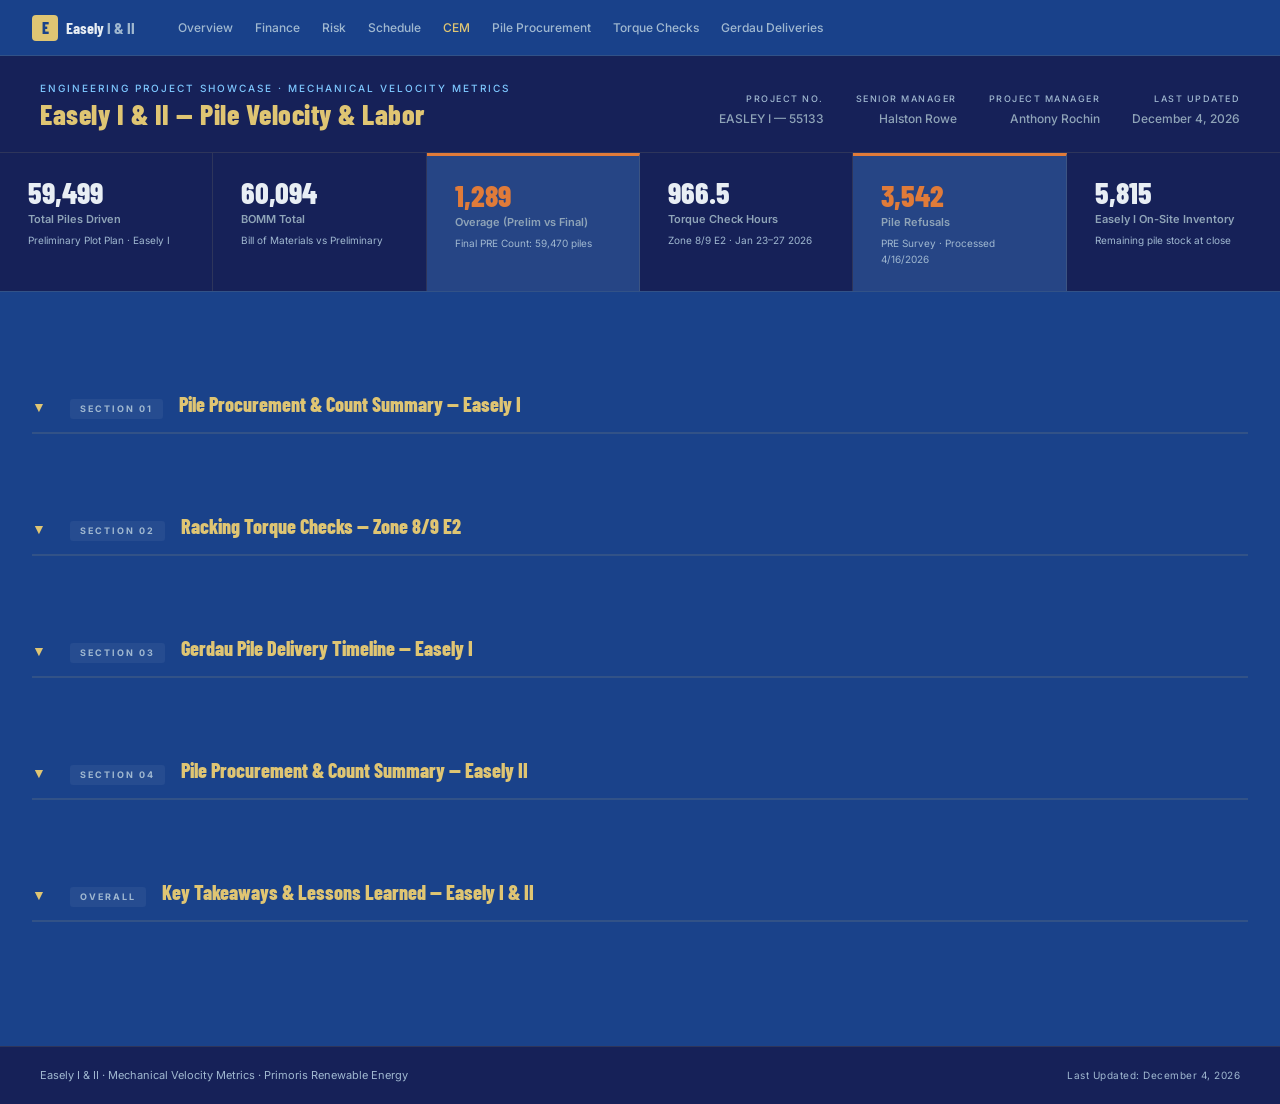
<file: CivilEng.html>
<!DOCTYPE html>
<html lang="en">
<head>
  <meta charset="UTF-8">
  <meta name="viewport" content="width=device-width, initial-scale=1.0">
  <title>Easely I — Mechanical Velocity Metrics</title>
  <link rel="preconnect" href="https://fonts.googleapis.com">
  <link href="https://fonts.googleapis.com/css2?family=Barlow+Condensed:wght@400;600;700;800&family=Inter:wght@300;400;500;600&display=swap" rel="stylesheet">
  <link rel="stylesheet" href="css/stylec.css">
</head>
<body>

<!-- NAV -->
<nav class="site-nav">
  <div class="nav-logo">
    <span class="nav-logo-mark">E</span>
    <span class="nav-logo-text">Easely <span class="nav-logo-dim">I &amp; II</span></span>
  </div>
  <ul class="nav-links">
    <li><a href="index.html"       class="nav-link">Overview</a></li>
    <li><a href="Finance.html"     class="nav-link">Finance</a></li>
    <li><a href="RiskMan.html"     class="nav-link">Risk</a></li>
    <li><a href="MechSched.html"   class="nav-link">Schedule</a></li>
    <li><a href="#overview"        class="nav-link active">CEM</a></li>
    <li><a href="#pile-proc"       class="nav-link">Pile Procurement</a></li>
    <li><a href="#torque"          class="nav-link">Torque Checks</a></li>
    <li><a href="#gerdau"          class="nav-link">Gerdau Deliveries</a></li>
  </ul>
  <button class="nav-mobile-toggle" id="mobileToggle" aria-label="Toggle navigation">
    <span></span><span></span><span></span>
  </button>
</nav>

<!-- HEADER -->
<header class="site-header" id="overview">
  <div class="header-brand">
    <div class="header-eyebrow">Engineering Project Showcase · Mechanical Velocity Metrics</div>
    <div class="header-title">Easely I &amp; II — Pile Velocity &amp; Labor</div>
  </div>
  <div class="header-meta">
    <div class="meta-item"><span class="meta-label">Project No.</span><span class="meta-value">EASLEY I — 55133</span></div>
    <div class="meta-item"><span class="meta-label">Senior Manager</span><span class="meta-value">Halston Rowe</span></div>
    <div class="meta-item"><span class="meta-label">Project Manager</span><span class="meta-value">Anthony Rochin</span></div>
    <div class="meta-item"><span class="meta-label">Last Updated</span><span class="meta-value" id="report-date">—</span></div>
  </div>
</header>

<!-- HERO METRICS BANNER -->
<section class="hero-metrics">
  <div class="hm-card">
    <div class="hm-val">59,499</div>
    <div class="hm-label">Total Piles Driven</div>
    <div class="hm-sub">Preliminary Plot Plan · Easely I</div>
  </div>
  <div class="hm-card">
    <div class="hm-val">60,094</div>
    <div class="hm-label">BOMM Total</div>
    <div class="hm-sub">Bill of Materials vs Preliminary</div>
  </div>
  <div class="hm-card hm-card-warn">
    <div class="hm-val">1,289</div>
    <div class="hm-label">Overage (Prelim vs Final)</div>
    <div class="hm-sub">Final PRE Count: 59,470 piles</div>
  </div>
  <div class="hm-card">
    <div class="hm-val">966.5</div>
    <div class="hm-label">Torque Check Hours</div>
    <div class="hm-sub">Zone 8/9 E2 · Jan 23–27 2026</div>
  </div>
  <div class="hm-card hm-card-warn">
    <div class="hm-val">3,542</div>
    <div class="hm-label">Pile Refusals</div>
    <div class="hm-sub">PRE Survey · Processed 4/16/2026</div>
  </div>
  <div class="hm-card">
    <div class="hm-val">5,815</div>
    <div class="hm-label">Easely I On-Site Inventory</div>
    <div class="hm-sub">Remaining pile stock at close</div>
  </div>
</section>

<main class="main">

  <!-- ================================================================
       SECTION 1 — PILE PROCUREMENT OVERVIEW
       ================================================================ -->
  <div class="section-header" id="pile-proc">
    <div class="sh-label">Section 01</div>
    <div class="sh-title">Pile Procurement &amp; Count Summary — Easely I</div>
  </div>

  <!-- Three-way comparison cards -->
  <div class="three-col">

    <div class="proc-card prelim-card">
      <div class="pc-header">
        <div class="pc-eyebrow">Westwood</div>
        <div class="pc-title">Preliminary Plot Plan</div>
        <div class="pc-note">PPP — Estimated quantities</div>
      </div>
      <div class="pc-total">59,499 <span class="pc-unit">total piles</span></div>
      <div class="pc-bomm">BOMM Total: 60,094</div>
      <table class="pile-table">
        <thead><tr><th>Pile Shape</th><th>Color</th><th class="num">Total</th><th class="num">BOMM</th></tr></thead>
        <tbody>
          <tr><td>W8x15-13</td><td><span class="color-dot black"></span>Black</td><td class="num">666</td><td class="num">670</td></tr>
          <tr><td>W8x8.5-11.75</td><td><span class="color-dot bwhite"></span>Black White</td><td class="num">10,274</td><td class="num">10,274</td></tr>
          <tr><td>W8x15-13.25</td><td><span class="color-dot blue"></span>Blue</td><td class="num">3,753</td><td class="num">3,754</td></tr>
          <tr><td>W8x12-12.75</td><td><span class="color-dot bblue"></span>Blue White</td><td class="num">787</td><td class="num">788</td></tr>
          <tr><td>W8x5-13</td><td><span class="color-dot green"></span>Green</td><td class="num">3,452</td><td class="num">3,491</td></tr>
          <tr><td>W8x9-12.5</td><td><span class="color-dot gwhite"></span>Green White</td><td class="num">92</td><td class="num">93</td></tr>
          <tr><td>W8x7.75-13</td><td><span class="color-dot nocolor"></span>No Color</td><td class="num">7,947</td><td class="num">7,948</td></tr>
          <tr><td>W8x7.75-13</td><td><span class="color-dot orange"></span>Orange</td><td class="num">1,661</td><td class="num">1,662</td></tr>
          <tr><td>W8x8.5-13.5</td><td><span class="color-dot owhite"></span>Orange White</td><td class="num">8,242</td><td class="num">8,705</td></tr>
          <tr><td>W8x12-12.75</td><td><span class="color-dot pink"></span>Pink</td><td class="num">608</td><td class="num">608</td></tr>
          <tr><td>W8x7.75-11.75</td><td><span class="color-dot purple"></span>Purple</td><td class="num">965</td><td class="num">965</td></tr>
          <tr><td>W8x20-14</td><td><span class="color-dot pwhite"></span>Purple White</td><td class="num">4,074</td><td class="num">4,079</td></tr>
          <tr><td>W8x7.75-11.75</td><td><span class="color-dot red"></span>Red</td><td class="num">5,348</td><td class="num">5,349</td></tr>
          <tr><td>W8x15-13.25</td><td><span class="color-dot rgreen"></span>Red Green</td><td class="num">1,341</td><td class="num">1,341</td></tr>
          <tr><td>W8x20-14.25</td><td><span class="color-dot rpink"></span>Red Pink</td><td class="num">1,694</td><td class="num">1,718</td></tr>
          <tr><td>W8x15-12.25</td><td><span class="color-dot rpurple"></span>Red Purple</td><td class="num">734</td><td class="num">752</td></tr>
          <tr><td>W8x15-14.25</td><td><span class="color-dot rwhite"></span>Red White</td><td class="num">907</td><td class="num">909</td></tr>
          <tr><td>W8x15-12</td><td><span class="color-dot white"></span>White</td><td class="num">812</td><td class="num">633</td></tr>
          <tr><td>W8x8.5-12.75</td><td><span class="color-dot yellow"></span>Yellow</td><td class="num">3,140</td><td class="num">3,143</td></tr>
          <tr><td>W8x15-14.25</td><td><span class="color-dot ywhite"></span>Yellow White</td><td class="num">517</td><td class="num">519</td></tr>
          <tr><td>W8x9-12.5</td><td><span class="color-dot pinkw"></span>Pink White</td><td class="num">1,869</td><td class="num">2,077</td></tr>
          <tr><td>W8x20-12</td><td><span class="color-dot byellow"></span>Blue Yellow</td><td class="num">525</td><td class="num">525</td></tr>
          <tr><td>W8x20-14</td><td><span class="color-dot rblack"></span>Red Black</td><td class="num">91</td><td class="num">91</td></tr>
          <tr class="total-row"><td colspan="2">Grand Total</td><td class="num">59,499</td><td class="num">60,094</td></tr>
        </tbody>
      </table>
    </div>

    <div class="proc-card final-card">
      <div class="pc-header">
        <div class="pc-eyebrow">Westwood / PRE</div>
        <div class="pc-title">Final Plot Plan PRE Count</div>
        <div class="pc-note">WW Count vs PRE Count</div>
      </div>
      <div class="pc-total">59,470 <span class="pc-unit">PRE count</span></div>
      <div class="pc-bomm">WW Count: 59,471</div>
      <table class="pile-table">
        <thead><tr><th>Pile Shape</th><th>Color</th><th class="num">PRE</th><th class="num">WW</th></tr></thead>
        <tbody>
          <tr><td>W8x15-13</td><td><span class="color-dot black"></span>Black</td><td class="num">1,641</td><td class="num">1,641</td></tr>
          <tr><td>W8x8.5-11.75</td><td><span class="color-dot bwhite"></span>Black White</td><td class="num">10,272</td><td class="num">10,274</td></tr>
          <tr><td>W8x15-13.25</td><td><span class="color-dot blue"></span>Blue</td><td class="num">3,754</td><td class="num">3,754</td></tr>
          <tr><td>W8x12-12.75</td><td><span class="color-dot bblue"></span>Blue White</td><td class="num">788</td><td class="num">788</td></tr>
          <tr><td>W8x5-13</td><td><span class="color-dot green"></span>Green</td><td class="num">3,487</td><td class="num">3,487</td></tr>
          <tr><td>W8x9-12.5</td><td><span class="color-dot gwhite"></span>Green White</td><td class="num">47</td><td class="num">47</td></tr>
          <tr><td>W8x7.75-13</td><td><span class="color-dot nocolor"></span>No Color</td><td class="num">7,450</td><td class="num">7,450</td></tr>
          <tr><td>W8x7.75-13</td><td><span class="color-dot orange"></span>Orange</td><td class="num">1,666</td><td class="num">1,666</td></tr>
          <tr><td>W8x8.5-13.5</td><td><span class="color-dot owhite"></span>Orange White</td><td class="num">8,243</td><td class="num">8,243</td></tr>
          <tr><td>W8x12-12.75</td><td><span class="color-dot pink"></span>Pink</td><td class="num">608</td><td class="num">608</td></tr>
          <tr><td>W8x7.75-11.75</td><td><span class="color-dot purple"></span>Purple</td><td class="num">922</td><td class="num">922</td></tr>
          <tr><td>W8x20-14</td><td><span class="color-dot pwhite"></span>Purple White</td><td class="num">3,729</td><td class="num">3,729</td></tr>
          <tr><td>W8x7.75-11.75</td><td><span class="color-dot red"></span>Red</td><td class="num">5,044</td><td class="num">5,044</td></tr>
          <tr><td>W8x15-13.25</td><td><span class="color-dot rgreen"></span>Red Green</td><td class="num">1,350</td><td class="num">1,350</td></tr>
          <tr><td>W8x20-14.25</td><td><span class="color-dot rpink"></span>Red Pink</td><td class="num">1,668</td><td class="num">1,687</td></tr>
          <tr><td>W8x15-12.25</td><td><span class="color-dot rpurple"></span>Red Purple</td><td class="num">752</td><td class="num">752</td></tr>
          <tr><td>W8x15-14.25</td><td><span class="color-dot rwhite"></span>Red White</td><td class="num">909</td><td class="num">909</td></tr>
          <tr><td>W8x15-12</td><td><span class="color-dot white"></span>White</td><td class="num">812</td><td class="num">812</td></tr>
          <tr><td>W8x8.5-12.75</td><td><span class="color-dot yellow"></span>Yellow</td><td class="num">3,143</td><td class="num">3,143</td></tr>
          <tr><td>W8x15-14.25</td><td><span class="color-dot ywhite"></span>Yellow White</td><td class="num">519</td><td class="num">519</td></tr>
          <tr><td>W8x9-12.5</td><td><span class="color-dot pinkw"></span>Pink White</td><td class="num">2,077</td><td class="num">2,077</td></tr>
          <tr><td>W8x20-12</td><td><span class="color-dot byellow"></span>Blue Yellow</td><td class="num">525</td><td class="num">525</td></tr>
          <tr><td>W8x20-14</td><td><span class="color-dot rblack"></span>Red Black</td><td class="num">64</td><td class="num">64</td></tr>
          <tr class="total-row"><td colspan="2">Grand Total</td><td class="num">59,470</td><td class="num">59,471</td></tr>
        </tbody>
      </table>
    </div>

    <div class="proc-card diff-card">
      <div class="pc-header">
        <div class="pc-eyebrow">Analysis</div>
        <div class="pc-title">Difference: Prelim vs Final</div>
        <div class="pc-note">Positive = Prelim over-counted · Negative = under-counted</div>
      </div>
      <div class="pc-total overage">+1,289 <span class="pc-unit">overage</span></div>
      <div class="pc-bomm">BOMM Difference: +1,321</div>
      <table class="pile-table diff-table">
        <thead><tr><th>Pile Shape</th><th>Color</th><th class="num">Δ Totals</th><th class="num">Δ BOMM</th></tr></thead>
        <tbody>
          <tr class="diff-neg"><td>W8x15-13</td><td><span class="color-dot black"></span>Black</td><td class="num neg">-975</td><td class="num neg">-971</td></tr>
          <tr class="diff-pos"><td>W8x8.5-11.75</td><td><span class="color-dot bwhite"></span>Black White</td><td class="num pos">+2</td><td class="num pos">+2</td></tr>
          <tr class="diff-zero"><td>W8x15-13.25</td><td><span class="color-dot blue"></span>Blue</td><td class="num">-1</td><td class="num">0</td></tr>
          <tr class="diff-zero"><td>W8x12-12.75</td><td><span class="color-dot bblue"></span>Blue White</td><td class="num">-1</td><td class="num">0</td></tr>
          <tr class="diff-neg"><td>W8x5-13</td><td><span class="color-dot green"></span>Green</td><td class="num neg">-35</td><td class="num pos">+4</td></tr>
          <tr class="diff-pos"><td>W8x9-12.5</td><td><span class="color-dot gwhite"></span>Green White</td><td class="num pos">+45</td><td class="num pos">+46</td></tr>
          <tr class="diff-pos"><td>W8x7.75-13</td><td><span class="color-dot nocolor"></span>No Color</td><td class="num pos">+497</td><td class="num pos">+498</td></tr>
          <tr class="diff-neg"><td>W8x7.75-13</td><td><span class="color-dot orange"></span>Orange</td><td class="num neg">-5</td><td class="num neg">-4</td></tr>
          <tr class="diff-neg"><td>W8x8.5-13.5</td><td><span class="color-dot owhite"></span>Orange White</td><td class="num neg">-1</td><td class="num pos">+462</td></tr>
          <tr class="diff-zero"><td>W8x12-12.75</td><td><span class="color-dot pink"></span>Pink</td><td class="num">0</td><td class="num">0</td></tr>
          <tr class="diff-pos"><td>W8x7.75-11.75</td><td><span class="color-dot purple"></span>Purple</td><td class="num pos">+43</td><td class="num pos">+43</td></tr>
          <tr class="diff-pos"><td>W8x20-14</td><td><span class="color-dot pwhite"></span>Purple White</td><td class="num pos">+345</td><td class="num pos">+350</td></tr>
          <tr class="diff-pos"><td>W8x7.75-11.75</td><td><span class="color-dot red"></span>Red</td><td class="num pos">+304</td><td class="num pos">+305</td></tr>
          <tr class="diff-neg"><td>W8x15-13.25</td><td><span class="color-dot rgreen"></span>Red Green</td><td class="num neg">-9</td><td class="num neg">-9</td></tr>
          <tr class="diff-pos"><td>W8x20-14.25</td><td><span class="color-dot rpink"></span>Red Pink</td><td class="num pos">+26</td><td class="num pos">+50</td></tr>
          <tr class="diff-neg"><td>W8x15-12.25</td><td><span class="color-dot rpurple"></span>Red Purple</td><td class="num neg">-18</td><td class="num">0</td></tr>
          <tr class="diff-neg"><td>W8x15-14.25</td><td><span class="color-dot rwhite"></span>Red White</td><td class="num neg">-2</td><td class="num">0</td></tr>
          <tr class="diff-zero"><td>W8x15-12</td><td><span class="color-dot white"></span>White</td><td class="num">0</td><td class="num neg">-179</td></tr>
          <tr class="diff-neg"><td>W8x8.5-12.75</td><td><span class="color-dot yellow"></span>Yellow</td><td class="num neg">-3</td><td class="num">0</td></tr>
          <tr class="diff-neg"><td>W8x15-14.25</td><td><span class="color-dot ywhite"></span>Yellow White</td><td class="num neg">-2</td><td class="num">0</td></tr>
          <tr class="diff-neg"><td>W8x9-12.5</td><td><span class="color-dot pinkw"></span>Pink White</td><td class="num neg">-208</td><td class="num">0</td></tr>
          <tr class="diff-zero"><td>W8x20-12</td><td><span class="color-dot byellow"></span>Blue Yellow</td><td class="num">0</td><td class="num">0</td></tr>
          <tr class="diff-pos"><td>W8x20-14</td><td><span class="color-dot rblack"></span>Red Black</td><td class="num pos">+27</td><td class="num pos">+27</td></tr>
          <tr class="total-row"><td colspan="2">OVERAGE</td><td class="num overage">+1,289</td><td class="num overage">+1,321</td></tr>
        </tbody>
      </table>

      <!-- On-site inventory summary -->
      <div class="inventory-block">
        <div class="inv-header">On-Site Inventory Totals</div>
        <div class="inv-grid">
          <div class="inv-item"><span class="inv-label">Black</span><span class="inv-val">10</span></div>
          <div class="inv-item"><span class="inv-label">Black White</span><span class="inv-val">245</span></div>
          <div class="inv-item"><span class="inv-label">Blue White</span><span class="inv-val">2</span></div>
          <div class="inv-item"><span class="inv-label">Green</span><span class="inv-val">204</span></div>
          <div class="inv-item"><span class="inv-label">Green White</span><span class="inv-val">46</span></div>
          <div class="inv-item"><span class="inv-label">No Color</span><span class="inv-val">471</span></div>
          <div class="inv-item"><span class="inv-label">Orange</span><span class="inv-val">161</span></div>
          <div class="inv-item inv-highlight"><span class="inv-label">Orange White</span><span class="inv-val">3,655</span></div>
          <div class="inv-item"><span class="inv-label">Purple</span><span class="inv-val">33</span></div>
          <div class="inv-item"><span class="inv-label">Purple White</span><span class="inv-val">3</span></div>
          <div class="inv-item"><span class="inv-label">Red</span><span class="inv-val">272</span></div>
          <div class="inv-item"><span class="inv-label">Red Pink</span><span class="inv-val">351</span></div>
          <div class="inv-item"><span class="inv-label">Red Purple</span><span class="inv-val">24</span></div>
          <div class="inv-item"><span class="inv-label">Red White</span><span class="inv-val">18</span></div>
          <div class="inv-item"><span class="inv-label">White</span><span class="inv-val">2</span></div>
          <div class="inv-item"><span class="inv-label">Yellow</span><span class="inv-val">13</span></div>
          <div class="inv-item"><span class="inv-label">Yellow White</span><span class="inv-val">13</span></div>
          <div class="inv-item"><span class="inv-label">Pink White</span><span class="inv-val">249</span></div>
          <div class="inv-item"><span class="inv-label">Blue Yellow</span><span class="inv-val">0</span></div>
          <div class="inv-item"><span class="inv-label">Red Black</span><span class="inv-val">42</span></div>
          <div class="inv-total"><span class="inv-label">Grand Total</span><span class="inv-val">5,815</span></div>
        </div>
      </div>
    </div>

  </div><!-- /three-col -->


  <!-- ================================================================
       SECTION 2 — TORQUE CHECKS
       ================================================================ -->
  <div class="section-header" id="torque">
    <div class="sh-label">Section 02</div>
    <div class="sh-title">Racking Torque Checks — Zone 8/9 E2</div>
  </div>

  <div class="torque-context">
    Torque check remediation on Zone 8/9 Easely II ran from 1/23/2026 to 1/27/2026. The work was a direct consequence of pile installation quality issues downstream of the Gerdau procurement delay. Total labor consumed: <strong>966.5 hours</strong> across straight time, overtime, and double time.
  </div>

  <div class="torque-grid">
    <!-- Summary stats -->
    <div class="torque-stats">
      <div class="ts-card ts-total">
        <div class="ts-val">966.5</div>
        <div class="ts-label">Total Hours</div>
        <div class="ts-sub">All categories combined</div>
      </div>
      <div class="ts-card ts-st">
        <div class="ts-val">630</div>
        <div class="ts-label">Straight Time</div>
        <div class="ts-bar-wrap"><div class="ts-bar" style="width:65.2%"></div></div>
        <div class="ts-pct">65.2%</div>
      </div>
      <div class="ts-card ts-ot">
        <div class="ts-val">424.5</div>
        <div class="ts-label">Overtime</div>
        <div class="ts-bar-wrap"><div class="ts-bar ot-bar" style="width:43.9%"></div></div>
        <div class="ts-pct">43.9%</div>
      </div>
      <div class="ts-card ts-dt">
        <div class="ts-val">102</div>
        <div class="ts-label">Double Time</div>
        <div class="ts-bar-wrap"><div class="ts-bar dt-bar" style="width:10.6%"></div></div>
        <div class="ts-pct">10.6%</div>
      </div>
    </div>

    <!-- Detail table -->
    <div class="torque-detail">
      <div class="td-header">Daily Torque Check Breakdown</div>
      <table class="torque-table">
        <thead>
          <tr>
            <th>Category</th>
            <th>Date</th>
            <th class="num">Total Hrs</th>
            <th class="num">ST Hrs</th>
            <th class="num">OT Hrs</th>
            <th class="num">DT Hrs</th>
          </tr>
        </thead>
        <tbody>
          <tr>
            <td rowspan="2" class="zone-cell">Zone 8/9 E2<br><span class="zone-sub">Torque Checks</span></td>
            <td>1/23/2026</td>
            <td class="num">206.0</td>
            <td class="num zero">0</td>
            <td class="num ot">166.0</td>
            <td class="num dt">40.0</td>
          </tr>
          <tr>
            <td>1/26/2026</td>
            <td class="num">213.5</td>
            <td class="num st">210.0</td>
            <td class="num ot">3.5</td>
            <td class="num zero">0</td>
          </tr>
          <tr>
            <td rowspan="3" class="zone-cell">Additional<br><span class="zone-sub">Torque Hours</span></td>
            <td>1/23/2026</td>
            <td class="num">307.0</td>
            <td class="num zero">—</td>
            <td class="num ot">255.0</td>
            <td class="num dt">62.0</td>
          </tr>
          <tr>
            <td>1/26/2026</td>
            <td class="num">220.0</td>
            <td class="num st">220.0</td>
            <td class="num zero">—</td>
            <td class="num zero">—</td>
          </tr>
          <tr>
            <td>1/27/2026</td>
            <td class="num">20.0</td>
            <td class="num zero">—</td>
            <td class="num ot zero">—</td>
            <td class="num zero">—</td>
          </tr>
          <tr class="total-row">
            <td colspan="2">Grand Total</td>
            <td class="num">966.5</td>
            <td class="num st">630.0</td>
            <td class="num ot">424.5</td>
            <td class="num dt">102.0</td>
          </tr>
          <tr class="cost-row">
            <td colspan="2">Estimated Labor Cost</td>
            <td class="num cost">$147,075</td>
            <td class="num">$63,000</td>
            <td class="num ot">$63,675</td>
            <td class="num dt">$20,400</td>
          </tr>
        </tbody>
      </table>
      <div class="cost-note">Cost calc: ST×$100/hr · OT×$150/hr · DT×$200/hr (approx.)</div>
    </div>
  </div>


  <!-- ================================================================
       SECTION 3 — GERDAU DELIVERY TIMELINE
       ================================================================ -->
  <div class="section-header" id="gerdau">
    <div class="sh-label">Section 03</div>
    <div class="sh-title">Gerdau Pile Delivery Timeline — Easely I</div>
  </div>

  <div class="torque-context">
    Gerdau began delivering piles on 8/18/2025 — approximately two weeks late due to fabrication issues. Weekly pile counts across all blocks are tracked below. Data pulled from the Westwood Preliminary Plot Plan and weekly production reports.
  </div>

  <!-- Weekly delivery timeline -->
  <div class="delivery-timeline">
    <div class="dt-header">
      <div class="dt-legend">
        <span class="dl-dot dl-delivered"></span> Piles Driven (weekly)
        <span class="dl-dot dl-cum" style="margin-left:1rem"></span> Cumulative
      </div>
    </div>

    <div class="dt-bars">
      <!-- Weekly data from sheet13 row totals (AC column = weekly total piles) -->
      <!-- Weeks pulled from formula references: Aug 18-22 through Oct 27-Nov 2 -->
      <div class="dt-week">
        <div class="dt-bar-wrap">
          <div class="dt-bar-fill" style="height:1.9%" title="172 piles"></div>
        </div>
        <div class="dt-week-label">Aug<br>18–22</div>
        <div class="dt-week-val">172</div>
      </div>
      <div class="dt-week">
        <div class="dt-bar-wrap">
          <div class="dt-bar-fill" style="height:26.5%" title="2,417 piles"></div>
        </div>
        <div class="dt-week-label">Aug<br>25–29</div>
        <div class="dt-week-val">2,417</div>
      </div>
      <div class="dt-week dt-week-zero">
        <div class="dt-bar-wrap">
          <div class="dt-bar-fill zero-fill" style="height:0.5%"></div>
        </div>
        <div class="dt-week-label">Sept<br>1–5</div>
        <div class="dt-week-val zero-val">0</div>
      </div>
      <div class="dt-week">
        <div class="dt-bar-wrap">
          <div class="dt-bar-fill" style="height:50%" title="4,557 piles"></div>
        </div>
        <div class="dt-week-label">Sept<br>8–12</div>
        <div class="dt-week-val">4,557</div>
      </div>
      <div class="dt-week">
        <div class="dt-bar-wrap">
          <div class="dt-bar-fill" style="height:51.8%" title="4,724 piles"></div>
        </div>
        <div class="dt-week-label">Sept<br>15–19</div>
        <div class="dt-week-val">4,724</div>
      </div>
      <div class="dt-week">
        <div class="dt-bar-wrap">
          <div class="dt-bar-fill" style="height:46.2%" title="4,214 piles"></div>
        </div>
        <div class="dt-week-label">Sept<br>22–26</div>
        <div class="dt-week-val">4,214</div>
      </div>
      <div class="dt-week">
        <div class="dt-bar-wrap">
          <div class="dt-bar-fill" style="height:45.8%" title="4,178 piles"></div>
        </div>
        <div class="dt-week-label">Sept 29<br>–Oct 3</div>
        <div class="dt-week-val">4,178</div>
      </div>
      <div class="dt-week dt-week-peak">
        <div class="dt-bar-wrap">
          <div class="dt-bar-fill peak-fill" style="height:100%" title="9,121 piles — PEAK WEEK"></div>
        </div>
        <div class="dt-week-label">Oct<br>6–10</div>
        <div class="dt-week-val peak-val">9,121 ★</div>
      </div>
      <div class="dt-week">
        <div class="dt-bar-wrap">
          <div class="dt-bar-fill" style="height:56.2%" title="5,130 piles"></div>
        </div>
        <div class="dt-week-label">Oct<br>13–17</div>
        <div class="dt-week-val">5,130</div>
      </div>
      <div class="dt-week">
        <div class="dt-bar-wrap">
          <div class="dt-bar-fill" style="height:100%" title="9,904 piles"></div>
        </div>
        <div class="dt-week-label">Oct<br>20–24</div>
        <div class="dt-week-val">9,904 ★</div>
      </div>
      <div class="dt-week">
        <div class="dt-bar-wrap">
          <div class="dt-bar-fill" style="height:42.7%" title="3,898 piles"></div>
        </div>
        <div class="dt-week-label">Oct 27<br>–Nov 2</div>
        <div class="dt-week-val">3,898</div>
      </div>
      <div class="dt-week">
        <div class="dt-bar-wrap">
          <div class="dt-bar-fill" style="height:30.7%" title="2,803 piles"></div>
        </div>
        <div class="dt-week-label">Nov<br>3–7</div>
        <div class="dt-week-val">2,803</div>
      </div>
      <div class="dt-week">
        <div class="dt-bar-wrap">
          <div class="dt-bar-fill" style="height:2.1%" title="192 piles"></div>
        </div>
        <div class="dt-week-label">Nov<br>8–14</div>
        <div class="dt-week-val">192</div>
      </div>
    </div>

    <div class="dt-total-row">
      <div class="dt-total-item"><span class="dt-total-label">Total Piles (Prelim)</span><span class="dt-total-val">59,499</span></div>
      <div class="dt-total-item"><span class="dt-total-label">Peak Week</span><span class="dt-total-val">Oct 20–24 · 9,904</span></div>
      <div class="dt-total-item"><span class="dt-total-label">Avg per Week</span><span class="dt-total-val">~4,577</span></div>
      <div class="dt-total-item warn"><span class="dt-total-label">Delivery Started</span><span class="dt-total-val warn-val">2 Weeks Late</span></div>
    </div>

    <!-- Key events overlay -->
    <div class="gerdau-events">
      <div class="ge-header">Key Delivery Events</div>
      <div class="ge-list">
        <div class="ge-item ge-late">
          <div class="ge-date">8/11/2025</div>
          <div class="ge-desc">Sean claims Gerdau will deliver 8/13 — fabrication issues cited. Delivery already ~2 weeks behind.</div>
        </div>
        <div class="ge-item">
          <div class="ge-date">8/18/2025</div>
          <div class="ge-desc">Piles begin arriving — 2 weeks late. 172 piles driven first week (Aug 18–22).</div>
        </div>
        <div class="ge-item">
          <div class="ge-date">8/21/2025</div>
          <div class="ge-desc">Pile Prioritization meeting — Gerdau promises 7 trucks/day going forward.</div>
        </div>
        <div class="ge-item ge-peak">
          <div class="ge-date">Oct 6–24, 2025</div>
          <div class="ge-desc">Peak driving weeks. Oct 20–24 highest single-week output: 9,904 piles across all blocks.</div>
        </div>
        <div class="ge-item ge-late">
          <div class="ge-date">11/5/2025</div>
          <div class="ge-desc">Pile deviation photos sent by Nestor — PPP discrepancies identified. Missing pile email follows 11/6.</div>
        </div>
        <div class="ge-item ge-late">
          <div class="ge-date">2/23–3/2/2026</div>
          <div class="ge-desc">Missing Yellow (E2) and Black (E1) piles finally arrive months after main delivery window.</div>
        </div>
        <div class="ge-item ge-late">
          <div class="ge-date">4/16/2026</div>
          <div class="ge-desc">PRE Survey processed — 3,542 pile refusals identified. Rework plan pending.</div>
        </div>
      </div>
    </div>

  </div><!-- /delivery-timeline -->


  <!-- ================================================================
       EASELY II SECTION — PILE PROCUREMENT
       ================================================================ -->
  <div class="project-divider-mv" id="easely-ii">
    <span class="pdm-label">Easely II</span>
    <span class="pdm-num">55134</span>
  </div>

  <div class="section-header">
    <div class="sh-label">Section 04</div>
    <div class="sh-title">Pile Procurement &amp; Count Summary — Easely II</div>
  </div>

  <!-- Easely II hero metrics -->
  <div class="hero-metrics e2-metrics">
    <div class="hm-card">
      <div class="hm-val">59,931</div>
      <div class="hm-label">Preliminary Total</div>
      <div class="hm-sub">Westwood PPP — Easely II</div>
    </div>
    <div class="hm-card">
      <div class="hm-val">60,145</div>
      <div class="hm-label">BOMM Total</div>
      <div class="hm-sub">Bill of Materials target</div>
    </div>
    <div class="hm-card hm-card-warn">
      <div class="hm-val">5,475</div>
      <div class="hm-label">Overage (Prelim vs Final)</div>
      <div class="hm-sub">Final PRE Count: 59,936 · WW: 59,322</div>
    </div>
    <div class="hm-card hm-card-shortage">
      <div class="hm-val">-5,478</div>
      <div class="hm-label">SHORTAGE (BOMM vs Final)</div>
      <div class="hm-sub">5,094 shortage vs BOMM</div>
    </div>
    <div class="hm-card hm-card-warn">
      <div class="hm-val">12</div>
      <div class="hm-label">Blocks Impacted</div>
      <div class="hm-sub">Wrong material caused go-backs</div>
    </div>
    <div class="hm-card">
      <div class="hm-val">4,690</div>
      <div class="hm-label">Piles Missing</div>
      <div class="hm-sub">Needed to complete project</div>
    </div>
  </div>

  <!-- Three-way comparison -->
  <div class="three-col">

    <div class="proc-card prelim-card">
      <div class="pc-header">
        <div class="pc-eyebrow">Westwood</div>
        <div class="pc-title">Preliminary Plot Plan — E2</div>
        <div class="pc-note">PPP — Estimated quantities</div>
      </div>
      <div class="pc-total">59,931 <span class="pc-unit">total piles</span></div>
      <div class="pc-bomm">BOMM Total: 60,145</div>
      <table class="pile-table">
        <thead><tr><th>Pile Shape</th><th>Color</th><th class="num">Total</th><th class="num">BOMM</th></tr></thead>
        <tbody>
          <tr><td>W8x12-12.75</td><td><span class="color-dot black"></span>Black</td><td class="num">1,540</td><td class="num">1,374</td></tr>
          <tr><td>W8x20-14.5</td><td><span class="color-dot bwhite"></span>Black White</td><td class="num">4</td><td class="num">4</td></tr>
          <tr><td>W8x8.5-12.75</td><td><span class="color-dot blue"></span>Blue</td><td class="num">5,686</td><td class="num">5,743</td></tr>
          <tr><td>W8x15-14</td><td><span class="color-dot bblue"></span>Blue White</td><td class="num">290</td><td class="num">—</td></tr>
          <tr><td>W8x8.5-13</td><td><span class="color-dot green"></span>Green</td><td class="num">2,441</td><td class="num">—</td></tr>
          <tr><td>W8x8.5-13.5</td><td><span class="color-dot gwhite"></span>Green White</td><td class="num">202</td><td class="num">219</td></tr>
          <tr><td>W8x7.75-11.75</td><td><span class="color-dot nocolor"></span>No Color</td><td class="num">20,540</td><td class="num">20,748</td></tr>
          <tr><td>W8x7.75-11.75</td><td><span class="color-dot orange"></span>Orange</td><td class="num">2,678</td><td class="num">2,705</td></tr>
          <tr><td>W8x15-14</td><td><span class="color-dot owhite"></span>Orange White</td><td class="num">234</td><td class="num">234</td></tr>
          <tr><td>W8x15-13</td><td><span class="color-dot pink"></span>Pink</td><td class="num">1,140</td><td class="num">1,151</td></tr>
          <tr><td>W8x7.75-13</td><td><span class="color-dot purple"></span>Purple</td><td class="num">1,977</td><td class="num">1,897</td></tr>
          <tr><td>W8x20-14</td><td><span class="color-dot pwhite"></span>Purple White</td><td class="num">30</td><td class="num">31</td></tr>
          <tr><td>W8x7.75-13</td><td><span class="color-dot red"></span>Red</td><td class="num">11,892</td><td class="num">12,011</td></tr>
          <tr><td>W8x15-12.25</td><td><span class="color-dot rgreen"></span>Red Green</td><td class="num">2,372</td><td class="num">2,396</td></tr>
          <tr><td>W8x20-14.25</td><td><span class="color-dot rpink"></span>Red Pink</td><td class="num">76</td><td class="num">77</td></tr>
          <tr><td>W8x15-13.25</td><td><span class="color-dot rpurple"></span>Red Purple</td><td class="num">1,988</td><td class="num">1,966</td></tr>
          <tr><td>W8x15-12</td><td><span class="color-dot rwhite"></span>Red White</td><td class="num">448</td><td class="num">448</td></tr>
          <tr><td>W8x12-12.5</td><td><span class="color-dot white"></span>White</td><td class="num">1,320</td><td class="num">1,333</td></tr>
          <tr><td>W8x15-13.25</td><td><span class="color-dot yellow"></span>Yellow</td><td class="num">5,037</td><td class="num">5,087</td></tr>
          <tr><td>W8x8-12.5</td><td><span class="color-dot ywhite"></span>Yellow White</td><td class="num">242</td><td class="num">248</td></tr>
          <tr class="total-row"><td colspan="2">Grand Total</td><td class="num">59,931</td><td class="num">60,145</td></tr>
        </tbody>
      </table>
    </div>

    <div class="proc-card final-card">
      <div class="pc-header">
        <div class="pc-eyebrow">Westwood / PRE</div>
        <div class="pc-title">Final Plot Plan PRE Count — E2</div>
        <div class="pc-note">PRE Count vs WW Count</div>
      </div>
      <div class="pc-total">59,936 <span class="pc-unit">PRE count</span></div>
      <div class="pc-bomm">WW Count: 59,322</div>
      <table class="pile-table">
        <thead><tr><th>Pile Shape</th><th>Color</th><th class="num">PRE</th><th class="num">WW</th></tr></thead>
        <tbody>
          <tr><td>W8x12-12.75</td><td><span class="color-dot black"></span>Black</td><td class="num">1,374</td><td class="num">1,374</td></tr>
          <tr><td>W8x20-14.5</td><td><span class="color-dot bwhite"></span>Black White</td><td class="num">0</td><td class="num">0</td></tr>
          <tr><td>W8x8.5-12.75</td><td><span class="color-dot blue"></span>Blue</td><td class="num">2,524</td><td class="num">2,524</td></tr>
          <tr><td>W8x15-14</td><td><span class="color-dot bblue"></span>Blue White</td><td class="num">293</td><td class="num">—</td></tr>
          <tr><td>W8x8.5-13</td><td><span class="color-dot green"></span>Green</td><td class="num">2,451</td><td class="num">—</td></tr>
          <tr><td>W8x8.5-13.5</td><td><span class="color-dot gwhite"></span>Green White</td><td class="num">55</td><td class="num">55</td></tr>
          <tr><td>W8x7.75-11.75</td><td><span class="color-dot nocolor"></span>No Color</td><td class="num">20,748</td><td class="num">20,748</td></tr>
          <tr><td>W8x7.75-11.75</td><td><span class="color-dot orange"></span>Orange</td><td class="num">2,705</td><td class="num">2,705</td></tr>
          <tr><td>W8x15-14</td><td><span class="color-dot owhite"></span>Orange White</td><td class="num">833</td><td class="num">833</td></tr>
          <tr><td>W8x15-13</td><td><span class="color-dot pink"></span>Pink</td><td class="num">1,151</td><td class="num">1,151</td></tr>
          <tr><td>W8x7.75-13</td><td><span class="color-dot purple"></span>Purple</td><td class="num">1,897</td><td class="num">1,897</td></tr>
          <tr><td>W8x20-14</td><td><span class="color-dot pwhite"></span>Purple White</td><td class="num">385</td><td class="num">385</td></tr>
          <tr><td>W8x7.75-13</td><td><span class="color-dot red"></span>Red</td><td class="num">9,752</td><td class="num">9,752</td></tr>
          <tr><td>W8x15-12.25</td><td><span class="color-dot rgreen"></span>Red Green</td><td class="num">2,396</td><td class="num">2,396</td></tr>
          <tr><td>W8x20-14.25</td><td><span class="color-dot rpink"></span>Red Pink</td><td class="num">57</td><td class="num">57</td></tr>
          <tr><td>W8x15-13.25</td><td><span class="color-dot rpurple"></span>Red Purple</td><td class="num">1,961</td><td class="num">1,961</td></tr>
          <tr><td>W8x15-12</td><td><span class="color-dot rwhite"></span>Red White</td><td class="num">448</td><td class="num">448</td></tr>
          <tr><td>W8x12-12.5</td><td><span class="color-dot white"></span>White</td><td class="num">1,333</td><td class="num">1,333</td></tr>
          <tr><td>W8x15-13.25</td><td><span class="color-dot yellow"></span>Yellow</td><td class="num">9,228</td><td class="num">9,228</td></tr>
          <tr><td>W8x8-12.5</td><td><span class="color-dot ywhite"></span>Yellow White</td><td class="num">244</td><td class="num">—</td></tr>
          <tr class="total-row"><td colspan="2">Grand Total</td><td class="num">59,936</td><td class="num">59,322</td></tr>
        </tbody>
      </table>
    </div>

    <div class="proc-card diff-card">
      <div class="pc-header">
        <div class="pc-eyebrow">Analysis</div>
        <div class="pc-title">Difference &amp; On-Site Count — E2</div>
        <div class="pc-note">Prelim vs Final · Overage &amp; Shortage</div>
      </div>
      <div class="pc-total overage">+5,475 <span class="pc-unit">overage (prelim vs final)</span></div>
      <div class="pc-bomm shortage-txt">SHORTAGE vs BOMM: -5,478 · BOMM shortage: -5,094</div>
      <table class="pile-table diff-table">
        <thead><tr><th>Pile Shape</th><th>Color</th><th class="num">Δ Total</th><th class="num">Δ BOMM</th></tr></thead>
        <tbody>
          <tr class="diff-pos"><td>W8x12-12.75</td><td><span class="color-dot black"></span>Black</td><td class="num neg">-14</td><td class="num pos">0</td></tr>
          <tr><td>W8x20-14.5</td><td><span class="color-dot bwhite"></span>Black White</td><td class="num">0</td><td class="num">0</td></tr>
          <tr class="diff-pos"><td>W8x8.5-12.75</td><td><span class="color-dot blue"></span>Blue</td><td class="num pos">3,162</td><td class="num pos">3,219</td></tr>
          <tr><td>W8x15-14</td><td><span class="color-dot bblue"></span>Blue White</td><td class="num neg">-3</td><td class="num">—</td></tr>
          <tr class="diff-neg"><td>W8x8.5-13</td><td><span class="color-dot green"></span>Green</td><td class="num neg">-10</td><td class="num">—</td></tr>
          <tr class="diff-pos"><td>W8x8.5-13.5</td><td><span class="color-dot gwhite"></span>Green White</td><td class="num pos">147</td><td class="num pos">164</td></tr>
          <tr><td>W8x7.75-11.75</td><td><span class="color-dot nocolor"></span>No Color</td><td class="num neg">-208</td><td class="num neg">-208</td></tr>
          <tr><td>W8x7.75-11.75</td><td><span class="color-dot orange"></span>Orange</td><td class="num neg">-27</td><td class="num">0</td></tr>
          <tr class="diff-neg"><td>W8x15-14</td><td><span class="color-dot owhite"></span>Orange White</td><td class="num neg">-599</td><td class="num neg">-599</td></tr>
          <tr><td>W8x15-13</td><td><span class="color-dot pink"></span>Pink</td><td class="num neg">-11</td><td class="num">0</td></tr>
          <tr><td>W8x7.75-13</td><td><span class="color-dot purple"></span>Purple</td><td class="num pos">80</td><td class="num pos">0</td></tr>
          <tr class="diff-neg"><td>W8x20-14</td><td><span class="color-dot pwhite"></span>Purple White</td><td class="num neg">-355</td><td class="num neg">-354</td></tr>
          <tr class="diff-pos"><td>W8x7.75-13</td><td><span class="color-dot red"></span>Red</td><td class="num pos">2,140</td><td class="num pos">2,259</td></tr>
          <tr><td>W8x15-12.25</td><td><span class="color-dot rgreen"></span>Red Green</td><td class="num neg">-24</td><td class="num">0</td></tr>
          <tr><td>W8x20-14.25</td><td><span class="color-dot rpink"></span>Red Pink</td><td class="num pos">19</td><td class="num pos">20</td></tr>
          <tr><td>W8x15-13.25</td><td><span class="color-dot rpurple"></span>Red Purple</td><td class="num pos">27</td><td class="num pos">5</td></tr>
          <tr><td>W8x15-12</td><td><span class="color-dot rwhite"></span>Red White</td><td class="num">0</td><td class="num">0</td></tr>
          <tr class="diff-neg"><td>W8x12-12.5</td><td><span class="color-dot white"></span>White</td><td class="num neg">-13</td><td class="num">0</td></tr>
          <tr class="diff-neg"><td>W8x15-13.25</td><td><span class="color-dot yellow"></span>Yellow</td><td class="num neg">-4,191</td><td class="num neg">-4,141</td></tr>
          <tr><td>W8x8-12.5</td><td><span class="color-dot ywhite"></span>Yellow White</td><td class="num neg">-2</td><td class="num">—</td></tr>
          <tr class="total-row"><td colspan="2">OVERAGE</td><td class="num overage">+5,475</td><td class="num overage">+5,687</td></tr>
          <tr class="total-row shortage-total"><td colspan="2">SHORTAGE</td><td class="num shortage">-5,478</td><td class="num shortage">-5,094</td></tr>
        </tbody>
      </table>

      <!-- E2 On-Site Inventory -->
      <div class="inventory-block">
        <div class="inv-header">Easely II On-Site Inventory &amp; Missing Piles</div>
        <div class="e2-inv-grid">
          <div class="e2-inv-header">
            <span>Color</span><span>Inventory</span><span>Need</span><span>Missing</span>
          </div>
          <div class="e2-inv-row"><span>Black</span><span>129</span><span>140</span><span class="neg">-11</span></div>
          <div class="e2-inv-row"><span>Black White</span><span>—</span><span>—</span><span>2</span></div>
          <div class="e2-inv-row"><span>Blue</span><span>2,620</span><span>—</span><span>11</span></div>
          <div class="e2-inv-row"><span>Blue White</span><span>—</span><span>—</span><span>—</span></div>
          <div class="e2-inv-row"><span>Green</span><span>155</span><span>—</span><span>11</span></div>
          <div class="e2-inv-row"><span>Green White</span><span>101</span><span>—</span><span>—</span></div>
          <div class="e2-inv-row"><span>No Color</span><span>1,044</span><span>—</span><span>—</span></div>
          <div class="e2-inv-row e2-warn"><span>Orange</span><span>—</span><span>—</span><span class="neg">-41</span></div>
          <div class="e2-inv-row e2-warn"><span>Orange White</span><span>218</span><span>—</span><span class="neg">-281</span></div>
          <div class="e2-inv-row"><span>Pink</span><span>—</span><span>—</span><span>—</span></div>
          <div class="e2-inv-row"><span>Purple</span><span>263</span><span>—</span><span>—</span></div>
          <div class="e2-inv-row"><span>Purple White</span><span>—</span><span>—</span><span>—</span></div>
          <div class="e2-inv-row"><span>Red</span><span>654</span><span>—</span><span>—</span></div>
          <div class="e2-inv-row"><span>Red Green</span><span>153</span><span>—</span><span>1</span></div>
          <div class="e2-inv-row"><span>Red Pink</span><span>0</span><span>—</span><span>27</span></div>
          <div class="e2-inv-row"><span>Red Purple</span><span>470</span><span>—</span><span>23</span></div>
          <div class="e2-inv-row"><span>Red White</span><span>—</span><span>—</span><span>—</span></div>
          <div class="e2-inv-row"><span>White</span><span>23</span><span>—</span><span>—</span></div>
          <div class="e2-inv-row e2-warn"><span>Yellow</span><span>4,140</span><span>—</span><span class="neg">-4,191</span></div>
          <div class="e2-inv-row"><span>Yellow White</span><span>55</span><span>—</span><span>—</span></div>
          <div class="e2-inv-total"><span>Total Missing</span><span></span><span></span><span>4,690</span></div>
        </div>
      </div>
    </div>
  </div><!-- /three-col -->

  <!-- Key Takeaways & Lessons Learned — applies to both projects -->
  <div class="section-header" id="lessons-mv">
    <div class="sh-label">Overall</div>
    <div class="sh-title">Key Takeaways &amp; Lessons Learned — Easely I &amp; II</div>
  </div>

  <div class="mv-lessons-grid">
    <div class="mv-lesson-col">
      <div class="mvl-header">Key Takeaways</div>
      <div class="mvl-item">
        <div class="mvl-num">01</div>
        <div class="mvl-body">
          <div class="mvl-title">Total Pile Quantities Deviate Minorly from Preliminary Design</div>
          <div class="mvl-desc">However the <strong>types of piles change significantly</strong> between preliminary and final — this mismatch drove procurement confusion, go-backs, and inventory counting errors across both sites.</div>
        </div>
      </div>
      <div class="mvl-item">
        <div class="mvl-num">02</div>
        <div class="mvl-body">
          <div class="mvl-title">Doubling of Seismic Pile Caused Shortage of Heavy Piles</div>
          <div class="mvl-desc">Doubling of the seismic pile contributed to the shortage of heavy piles such as <strong>Yellow</strong> — a deficit of 4,191 piles in Easely II alone, with Yellow inventory at 4,140 against a massive demand shortfall.</div>
        </div>
      </div>
      <div class="mvl-item">
        <div class="mvl-num">03</div>
        <div class="mvl-body">
          <div class="mvl-title">Getting Inventory Counts On-Site Proved Extremely Difficult</div>
          <div class="mvl-desc">Accurate pile inventory tracking was not achievable during active production. Piles move continuously during install, making real-time counts unreliable.</div>
        </div>
      </div>
      <div class="mvl-item">
        <div class="mvl-num">04</div>
        <div class="mvl-body">
          <div class="mvl-title">12 Blocks Impacted in Easely II — Thousands of Go-Backs</div>
          <div class="mvl-desc">As a result of not having the correct material, <strong>12 blocks were impacted in Easely II</strong> and added thousands of go-back visits — compounding schedule and labor cost impact across the project.</div>
        </div>
      </div>
    </div>

    <div class="mv-lesson-col">
      <div class="mvl-header">Lessons Learned &amp; Suggestions</div>
      <div class="mvl-item mvl-green">
        <div class="mvl-num green-num">01</div>
        <div class="mvl-body">
          <div class="mvl-title">PPP Must Be Compared to BOMM and Preliminary Design at Release</div>
          <div class="mvl-desc">The Preliminary Plot Plan needs to be reconciled against the BOMM and preliminary design as soon as it is released — not after procurement has already begun.</div>
        </div>
      </div>
      <div class="mvl-item mvl-green">
        <div class="mvl-num green-num">02</div>
        <div class="mvl-body">
          <div class="mvl-title">Mechanical Must Take Control of Material Counting Upon Receiving</div>
          <div class="mvl-desc">Mechanical teams need to own and verify pile counts at the point of delivery — not rely on vendor or logistics counts that may not align with actual received quantities.</div>
        </div>
      </div>
      <div class="mvl-item mvl-green">
        <div class="mvl-num green-num">03</div>
        <div class="mvl-body">
          <div class="mvl-title">Leadership Should Personally Count Deliveries Periodically</div>
          <div class="mvl-desc">To increase accountability, leadership should conduct independent counts at the truck — and a separate count by logistics. Two independent counts catch discrepancies before they compound.</div>
        </div>
      </div>
      <div class="mvl-item mvl-green">
        <div class="mvl-num green-num">04</div>
        <div class="mvl-body">
          <div class="mvl-title">Inventory Counts Must Happen During Zero-Production Windows</div>
          <div class="mvl-desc">To accurately count piles in inventory and piles needed to finish a job, counting must be done <strong>during no production</strong>. During production, piles get moved around making it extremely difficult to get an accurate count.</div>
        </div>
      </div>
    </div>
  </div>

</main>

<footer>
  <p>Easely I &amp; II &middot; Mechanical Velocity Metrics &middot; Primoris Renewable Energy</p>
  <span class="update-tag">Last Updated: <span id="footer-date">&mdash;</span></span>
</footer>

<script src="js/mainc.js"></script>
</body>
</html>
</file>
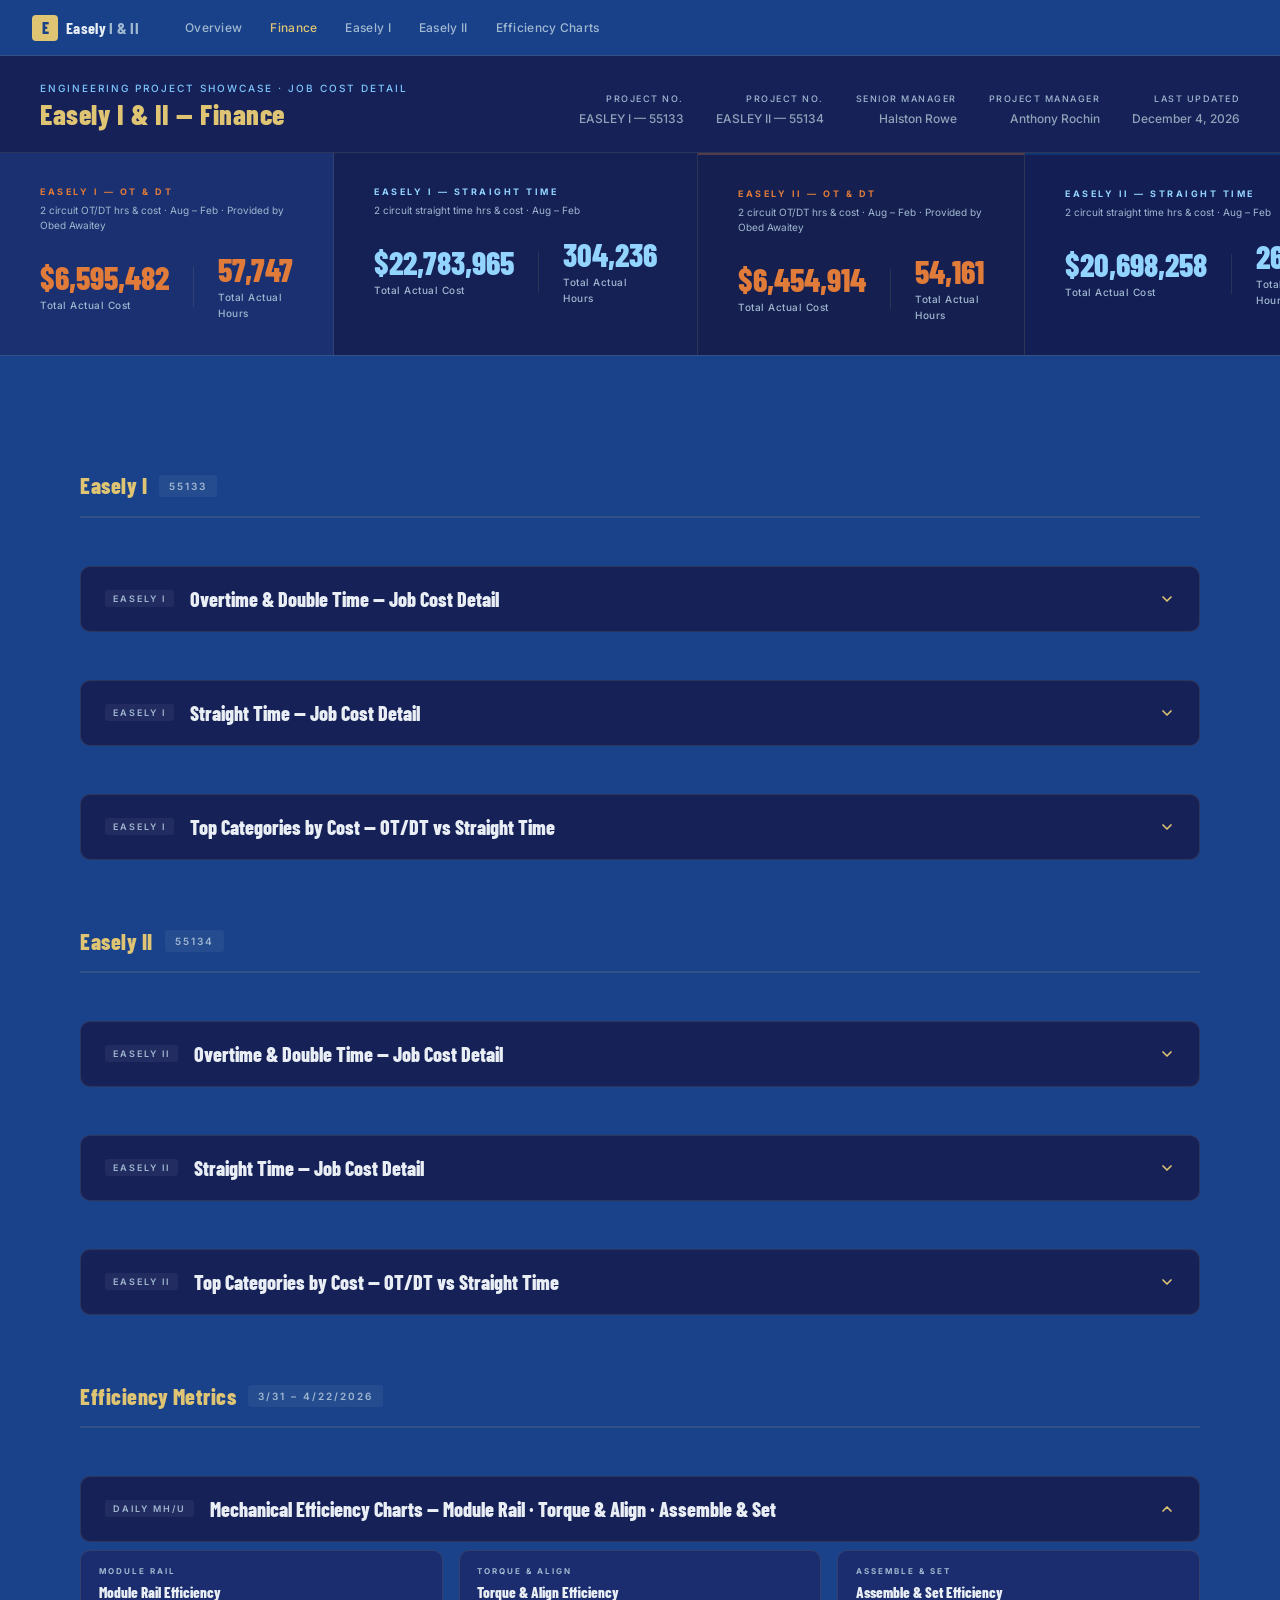
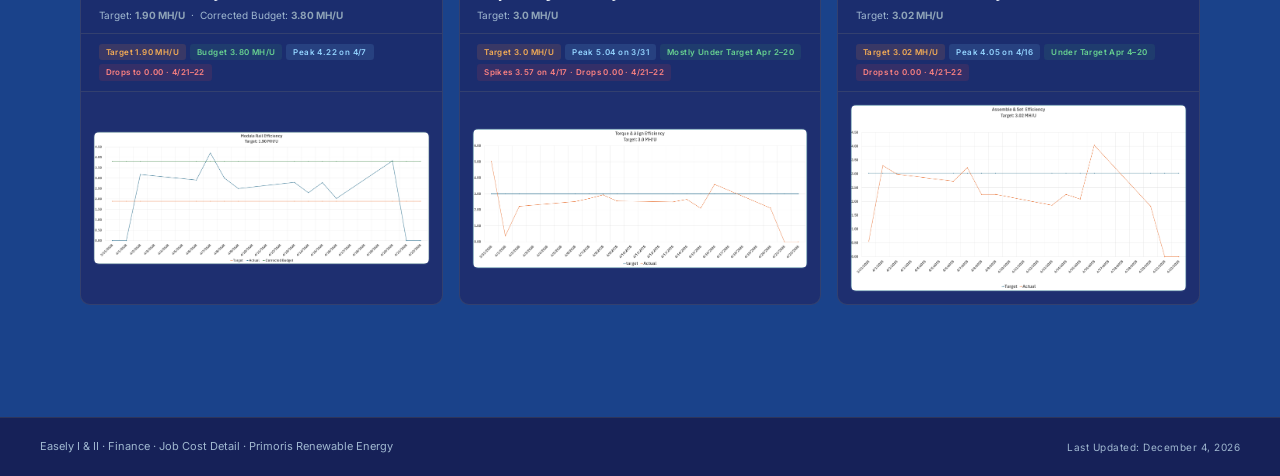
<file: Finance.html>
<!DOCTYPE html>
<html lang="en">
<head>
  <meta charset="UTF-8">
  <meta name="viewport" content="width=device-width, initial-scale=1.0">
  <title>Easely I &amp; II — Job Cost Detail · Finance</title>
  <link rel="preconnect" href="https://fonts.googleapis.com">
  <link href="https://fonts.googleapis.com/css2?family=Barlow+Condensed:wght@400;600;700;800&family=Inter:wght@300;400;500;600&display=swap" rel="stylesheet">
  <link rel="stylesheet" href="css/stylef.css">
</head>
<body>

<!-- NAV BAR -->
<nav class="site-nav">
  <div class="nav-logo">
    <span class="nav-logo-mark">E</span>
    <span class="nav-logo-text">Easely <span class="nav-logo-dim">I &amp; II</span></span>
  </div>
  <ul class="nav-links">
    <li><a href="index.html"    class="nav-link">Overview</a></li>
    <li><a href="#overview"     class="nav-link active">Finance</a></li>
    <li><a href="#easely-i"     class="nav-link">Easely I</a></li>
    <li><a href="#easely-ii"    class="nav-link">Easely II</a></li>
    <li><a href="#efficiency"   class="nav-link">Efficiency Charts</a></li>
  </ul>
  <button class="nav-mobile-toggle" id="mobileToggle" aria-label="Toggle navigation">
    <span></span><span></span><span></span>
  </button>
</nav>

<!-- HEADER -->
<header class="site-header" id="overview">
  <div class="header-brand">
    <div class="header-eyebrow">Engineering Project Showcase · Job Cost Detail</div>
    <div class="header-title">Easely I &amp; II — Finance</div>
  </div>
  <div class="header-meta">
    <div class="meta-item"><span class="meta-label">Project No.</span><span class="meta-value">EASLEY I — 55133</span></div>
    <div class="meta-item"><span class="meta-label">Project No.</span><span class="meta-value">EASLEY II — 55134</span></div>
    <div class="meta-item"><span class="meta-label">Senior Manager</span><span class="meta-value">Halston Rowe</span></div>
    <div class="meta-item"><span class="meta-label">Project Manager</span><span class="meta-value">Anthony Rochin</span></div>
    <div class="meta-item"><span class="meta-label">Last Updated</span><span class="meta-value" id="report-date">—</span></div>
  </div>
</header>

<!-- SUMMARY BANNER -->
<section class="summary-banner">
  <div class="summary-card ot">
    <div class="summary-eyebrow">Easely I — OT &amp; DT</div>
    <div class="summary-note">2 circuit OT/DT hrs &amp; cost · Aug – Feb · Provided by Obed Awaitey</div>
    <div class="summary-figures">
      <div class="summary-fig"><div class="summary-val">$6,595,482</div><div class="summary-label">Total Actual Cost</div></div>
      <div class="summary-divider"></div>
      <div class="summary-fig"><div class="summary-val">57,747</div><div class="summary-label">Total Actual Hours</div></div>
    </div>
  </div>
  <div class="summary-card st">
    <div class="summary-eyebrow">Easely I — Straight Time</div>
    <div class="summary-note">2 circuit straight time hrs &amp; cost · Aug – Feb</div>
    <div class="summary-figures">
      <div class="summary-fig"><div class="summary-val">$22,783,965</div><div class="summary-label">Total Actual Cost</div></div>
      <div class="summary-divider"></div>
      <div class="summary-fig"><div class="summary-val">304,236</div><div class="summary-label">Total Actual Hours</div></div>
    </div>
  </div>
  <div class="summary-card ot e2">
    <div class="summary-eyebrow">Easely II — OT &amp; DT</div>
    <div class="summary-note">2 circuit OT/DT hrs &amp; cost · Aug – Feb · Provided by Obed Awaitey</div>
    <div class="summary-figures">
      <div class="summary-fig"><div class="summary-val">$6,454,914</div><div class="summary-label">Total Actual Cost</div></div>
      <div class="summary-divider"></div>
      <div class="summary-fig"><div class="summary-val">54,161</div><div class="summary-label">Total Actual Hours</div></div>
    </div>
  </div>
  <div class="summary-card st e2">
    <div class="summary-eyebrow">Easely II — Straight Time</div>
    <div class="summary-note">2 circuit straight time hrs &amp; cost · Aug – Feb</div>
    <div class="summary-figures">
      <div class="summary-fig"><div class="summary-val">$20,698,258</div><div class="summary-label">Total Actual Cost</div></div>
      <div class="summary-divider"></div>
      <div class="summary-fig"><div class="summary-val">265,835</div><div class="summary-label">Total Actual Hours</div></div>
    </div>
  </div>
</section>

<main class="main">

  <!-- ================================================================
       EASELY I
       ================================================================ -->
  <div class="project-divider" id="easely-i">
    <span class="project-divider-label">Easely I</span>
    <span class="project-divider-num">55133</span>
  </div>

  <!-- E1 OT/DT -->
  <button class="collapsible-header" data-target="collapse-e1-ot" aria-expanded="false">
    <div class="project-block-label">Easely I</div>
    <div class="project-block-title">Overtime &amp; Double Time — Job Cost Detail</div>
    <span class="collapse-chevron" aria-hidden="true"><svg width="16" height="16" viewBox="0 0 24 24" fill="none" stroke="currentColor" stroke-width="2.5" stroke-linecap="round" stroke-linejoin="round"><polyline points="18 15 12 9 6 15"/></svg></span>
  </button>
  <div class="collapsible-body collapsed" id="collapse-e1-ot">
    <p class="table-note" style="padding:0 0 1rem;">2 circuit overtime and double time hrs and cost between August and February · Provided by Obed Awaitey</p>
    <div class="table-wrap">
      <table class="cost-table">
        <thead><tr><th class="col-label">Cost Category</th><th class="col-cost">Actual Cost</th><th class="col-hours">Actual Hours</th><th class="col-bar"></th></tr></thead>
        <tbody>
          <tr><td>Assemble &amp; Set Torque Tubes</td><td>$145,929.36</td><td>1,339.00</td><td><div class="bar-cell"><div class="bar ot" style="width:2.2%"></div></div></td></tr>
          <tr><td>Backfill AC/MV Trench</td><td>$79,504.28</td><td>648.00</td><td><div class="bar-cell"><div class="bar ot" style="width:1.2%"></div></div></td></tr>
          <tr><td>Backfill DC Trench</td><td>$26,478.81</td><td>251.00</td><td><div class="bar-cell"><div class="bar ot" style="width:0.4%"></div></div></td></tr>
          <tr><td>Construction Testing — AC/DC Megger</td><td>$46,376.71</td><td>349.00</td><td><div class="bar-cell"><div class="bar ot" style="width:0.7%"></div></div></td></tr>
          <tr><td>Construction Water</td><td>$14,126.24</td><td>106.50</td><td><div class="bar-cell"><div class="bar ot" style="width:0.2%"></div></div></td></tr>
          <tr><td>Drive Non-Tracker Piles</td><td>$2,894.18</td><td>28.00</td><td><div class="bar-cell"><div class="bar ot" style="width:0.04%"></div></div></td></tr>
          <tr><td>Drive Piles</td><td>$169,082.22</td><td>1,584.00</td><td><div class="bar-cell"><div class="bar ot" style="width:2.6%"></div></div></td></tr>
          <tr><td>Dust Control</td><td>$192,475.19</td><td>1,874.50</td><td><div class="bar-cell"><div class="bar ot" style="width:2.9%"></div></div></td></tr>
          <tr><td>F&amp;I SWPP BMPs</td><td>$92.50</td><td>1.00</td><td><div class="bar-cell"><div class="bar ot" style="width:0.01%"></div></div></td></tr>
          <tr><td>Fence Grounding</td><td>$13,683.52</td><td>112.00</td><td><div class="bar-cell"><div class="bar ot" style="width:0.2%"></div></div></td></tr>
          <tr><td>Fence Termination</td><td>$10,005.21</td><td>96.00</td><td><div class="bar-cell"><div class="bar ot" style="width:0.15%"></div></div></td></tr>
          <tr><td>Force Code #1 DT Fence Install</td><td>$55.83</td><td>0.50</td><td><div class="bar-cell"><div class="bar ot" style="width:0.01%"></div></div></td></tr>
          <tr><td>Force Code #2 Pile Hole Punching Remediation</td><td>$49,230.88</td><td>463.00</td><td><div class="bar-cell"><div class="bar ot" style="width:0.75%"></div></div></td></tr>
          <tr><td>Hot Commissioning</td><td>$130,065.60</td><td>1,007.75</td><td><div class="bar-cell"><div class="bar ot" style="width:1.97%"></div></div></td></tr>
          <tr><td>Install Above Ground DC Cable</td><td>$374,022.60</td><td>2,787.75</td><td><div class="bar-cell"><div class="bar ot" style="width:5.7%"></div></div></td></tr>
          <tr><td>Install AC/MV Cable</td><td>$364,702.55</td><td>2,889.50</td><td><div class="bar-cell"><div class="bar ot" style="width:5.5%"></div></div></td></tr>
          <tr><td>Install Below Ground DC Cable</td><td>$155,142.04</td><td>1,451.00</td><td><div class="bar-cell"><div class="bar ot" style="width:2.35%"></div></div></td></tr>
          <tr><td>Install Cab System (AWM)</td><td>$102,731.80</td><td>750.25</td><td><div class="bar-cell"><div class="bar ot" style="width:1.56%"></div></div></td></tr>
          <tr><td>Install Drive System</td><td>$146,085.86</td><td>1,346.00</td><td><div class="bar-cell"><div class="bar ot" style="width:2.22%"></div></div></td></tr>
          <tr><td>Install Harness</td><td>$291,570.09</td><td>2,331.50</td><td><div class="bar-cell"><div class="bar ot" style="width:4.42%"></div></div></td></tr>
          <tr><td>Install IPC</td><td>$175,300.68</td><td>1,353.00</td><td><div class="bar-cell"><div class="bar ot" style="width:2.66%"></div></div></td></tr>
          <tr><td>Install Load Break Disconnect/Combiner</td><td>$53,167.35</td><td>486.00</td><td><div class="bar-cell"><div class="bar ot" style="width:0.81%"></div></div></td></tr>
          <tr><td>Install PV Panel</td><td>$940,830.10</td><td>7,455.00</td><td><div class="bar-cell"><div class="bar ot highlight" style="width:14.26%"></div></div></td></tr>
          <tr><td>Install SCADA &amp; Comm System</td><td>$27,550.83</td><td>232.00</td><td><div class="bar-cell"><div class="bar ot" style="width:0.42%"></div></div></td></tr>
          <tr><td>Install Sectionalizer Cabinet and Fiber Boxes</td><td>$87,786.85</td><td>663.00</td><td><div class="bar-cell"><div class="bar ot" style="width:1.33%"></div></div></td></tr>
          <tr><td>Install Weather Met Station</td><td>$43,715.55</td><td>366.00</td><td><div class="bar-cell"><div class="bar ot" style="width:0.66%"></div></div></td></tr>
          <tr><td>Install/Hookup Water Source</td><td>$67.50</td><td>0.50</td><td><div class="bar-cell"><div class="bar ot" style="width:0.01%"></div></div></td></tr>
          <tr><td>Inverter Installation</td><td>$30,221.74</td><td>257.00</td><td><div class="bar-cell"><div class="bar ot" style="width:0.46%"></div></div></td></tr>
          <tr><td>Laydown Yard Installation</td><td>$24,146.98</td><td>231.50</td><td><div class="bar-cell"><div class="bar ot" style="width:0.37%"></div></div></td></tr>
          <tr><td>Mobilization &amp; Demobilization/Trucking</td><td>$102,665.53</td><td>789.00</td><td><div class="bar-cell"><div class="bar ot" style="width:1.56%"></div></div></td></tr>
          <tr><td>Module Purlin/Rail</td><td>$177,767.69</td><td>1,824.50</td><td><div class="bar-cell"><div class="bar ot" style="width:2.7%"></div></div></td></tr>
          <tr><td>On-Site Hourly Support</td><td>$801,391.50</td><td>9,628.44</td><td><div class="bar-cell"><div class="bar ot highlight" style="width:12.15%"></div></div></td></tr>
          <tr><td>On-Site Salaried Support</td><td>$289,808.46</td><td>2,248.50</td><td><div class="bar-cell"><div class="bar ot" style="width:4.4%"></div></div></td></tr>
          <tr><td>Pre-Drill</td><td>$2,872.80</td><td>20.00</td><td><div class="bar-cell"><div class="bar ot" style="width:0.04%"></div></div></td></tr>
          <tr><td>Pull Test Foundation</td><td>$52.18</td><td>0.50</td><td><div class="bar-cell"><div class="bar ot" style="width:0.01%"></div></div></td></tr>
          <tr><td>Recruiting &amp; Orientation Training</td><td>$13,737.53</td><td>115.00</td><td><div class="bar-cell"><div class="bar ot" style="width:0.21%"></div></div></td></tr>
          <tr><td>Rough in Conduit &amp; Inverter Grounding</td><td>$143,981.01</td><td>1,342.50</td><td><div class="bar-cell"><div class="bar ot" style="width:2.18%"></div></div></td></tr>
          <tr><td>Site/Road Maintenance</td><td>$42,248.09</td><td>409.50</td><td><div class="bar-cell"><div class="bar ot" style="width:0.64%"></div></div></td></tr>
          <tr><td>Stage &amp; Prep PV Harnesses</td><td>$85,066.44</td><td>982.00</td><td><div class="bar-cell"><div class="bar ot" style="width:1.29%"></div></div></td></tr>
          <tr><td>Stage &amp; Prep PV Rack</td><td>$293,363.46</td><td>2,421.50</td><td><div class="bar-cell"><div class="bar ot" style="width:4.45%"></div></div></td></tr>
          <tr><td>Stage PV Panel</td><td>$45,593.84</td><td>408.00</td><td><div class="bar-cell"><div class="bar ot" style="width:0.69%"></div></div></td></tr>
          <tr><td>Survey Civil</td><td>$20,005.14</td><td>165.50</td><td><div class="bar-cell"><div class="bar ot" style="width:0.3%"></div></div></td></tr>
          <tr><td>Survey Piles</td><td>$22,823.43</td><td>275.00</td><td><div class="bar-cell"><div class="bar ot" style="width:0.35%"></div></div></td></tr>
          <tr><td>Terminate DC — Inverter</td><td>$108,974.18</td><td>816.50</td><td><div class="bar-cell"><div class="bar ot" style="width:1.65%"></div></div></td></tr>
          <tr><td>Terminate DC — LBD/CBX/Splice Box</td><td>$67,273.32</td><td>595.50</td><td><div class="bar-cell"><div class="bar ot" style="width:1.02%"></div></div></td></tr>
          <tr><td>Terminate MVAC</td><td>$137,903.28</td><td>873.03</td><td><div class="bar-cell"><div class="bar ot" style="width:2.09%"></div></div></td></tr>
          <tr><td>Torque &amp; Align</td><td>$310,218.26</td><td>2,896.50</td><td><div class="bar-cell"><div class="bar ot" style="width:4.7%"></div></div></td></tr>
          <tr><td>Trench AC/MV Cable</td><td>$68,977.84</td><td>585.00</td><td><div class="bar-cell"><div class="bar ot" style="width:1.05%"></div></div></td></tr>
          <tr><td>Trench DC</td><td>$22,045.07</td><td>185.50</td><td><div class="bar-cell"><div class="bar ot" style="width:0.33%"></div></div></td></tr>
          <tr><td>Unload Electrical Material</td><td>$7,578.19</td><td>58.50</td><td><div class="bar-cell"><div class="bar ot" style="width:0.11%"></div></div></td></tr>
          <tr><td>Unload Panel</td><td>$100,066.84</td><td>965.00</td><td><div class="bar-cell"><div class="bar ot" style="width:1.52%"></div></div></td></tr>
          <tr><td>Unload PV Rack</td><td>$23,648.27</td><td>190.00</td><td><div class="bar-cell"><div class="bar ot" style="width:0.36%"></div></div></td></tr>
        </tbody>
        <tfoot><tr class="grand-total"><td>Grand Total</td><td>$6,595,482.46</td><td>57,746.69</td><td></td></tr></tfoot>
      </table>
    </div>
  </div>

  <!-- E1 Straight Time -->
  <button class="collapsible-header" data-target="collapse-e1-st" aria-expanded="false">
    <div class="project-block-label">Easely I</div>
    <div class="project-block-title">Straight Time — Job Cost Detail</div>
    <span class="collapse-chevron" aria-hidden="true"><svg width="16" height="16" viewBox="0 0 24 24" fill="none" stroke="currentColor" stroke-width="2.5" stroke-linecap="round" stroke-linejoin="round"><polyline points="18 15 12 9 6 15"/></svg></span>
  </button>
  <div class="collapsible-body collapsed" id="collapse-e1-st">
    <p class="table-note" style="padding:0 0 1rem;">2 circuit straight time hrs and cost between August and February</p>
    <div class="table-wrap">
      <table class="cost-table">
        <thead><tr><th class="col-label">Cost Category</th><th class="col-cost">Actual Cost</th><th class="col-hours">Actual Hours</th><th class="col-bar"></th></tr></thead>
        <tbody>
          <tr><td>Assemble &amp; Set Torque Tubes</td><td>$247,841.54</td><td>6,766.00</td><td><div class="bar-cell"><div class="bar st" style="width:1.09%"></div></div></td></tr>
          <tr><td>Backfill AC/MV Trench</td><td>$222,767.31</td><td>2,483.00</td><td><div class="bar-cell"><div class="bar st" style="width:0.98%"></div></div></td></tr>
          <tr><td>Backfill DC Trench</td><td>$110,404.65</td><td>1,317.00</td><td><div class="bar-cell"><div class="bar st" style="width:0.48%"></div></div></td></tr>
          <tr><td>Construction Testing — AC/DC Megger</td><td>$111,095.29</td><td>1,390.50</td><td><div class="bar-cell"><div class="bar st" style="width:0.49%"></div></div></td></tr>
          <tr><td>Construction Water</td><td>$123,218.75</td><td>1,265.00</td><td><div class="bar-cell"><div class="bar st" style="width:0.54%"></div></div></td></tr>
          <tr><td>Drive Non-Tracker Piles</td><td>$79,128.96</td><td>1,032.00</td><td><div class="bar-cell"><div class="bar st" style="width:0.35%"></div></div></td></tr>
          <tr><td>Drive Piles</td><td>$1,082,288.10</td><td>12,934.00</td><td><div class="bar-cell"><div class="bar st highlight" style="width:4.75%"></div></div></td></tr>
          <tr><td>Dust Control</td><td>$84,531.80</td><td>7,536.80</td><td><div class="bar-cell"><div class="bar st" style="width:0.37%"></div></div></td></tr>
          <tr><td>F&amp;I SWPP BMPs</td><td>$125,905.78</td><td>1,667.00</td><td><div class="bar-cell"><div class="bar st" style="width:0.55%"></div></div></td></tr>
          <tr><td>Fence Grounding</td><td>$87,736.81</td><td>1,074.00</td><td><div class="bar-cell"><div class="bar st" style="width:0.38%"></div></div></td></tr>
          <tr><td>Fence Termination</td><td>$8,722.49</td><td>91.00</td><td><div class="bar-cell"><div class="bar st" style="width:0.04%"></div></div></td></tr>
          <tr><td>Force Code #1 DT Fence Install</td><td>$13,044.00</td><td>—</td><td><div class="bar-cell"><div class="bar st" style="width:0.06%"></div></div></td></tr>
          <tr><td>Force Code #2 Pile Hole Punching Remediation</td><td>$54,732.17</td><td>809.00</td><td><div class="bar-cell"><div class="bar st" style="width:0.24%"></div></div></td></tr>
          <tr><td>Hot Commissioning</td><td>$229,625.30</td><td>2,485.00</td><td><div class="bar-cell"><div class="bar st" style="width:1.01%"></div></div></td></tr>
          <tr><td>Install Above Ground DC Cable</td><td>$573,437.88</td><td>6,708.00</td><td><div class="bar-cell"><div class="bar st" style="width:2.52%"></div></div></td></tr>
          <tr><td>Install AC/MV Cable</td><td>$570,213.55</td><td>8,114.00</td><td><div class="bar-cell"><div class="bar st" style="width:2.5%"></div></div></td></tr>
          <tr><td>Install Below Ground DC Cable</td><td>$248,267.46</td><td>2,555.00</td><td><div class="bar-cell"><div class="bar st" style="width:1.09%"></div></div></td></tr>
          <tr><td>Install Cab System (AWM)</td><td>$248,843.07</td><td>10,967.00</td><td><div class="bar-cell"><div class="bar st" style="width:1.09%"></div></div></td></tr>
          <tr><td>Install Drive System</td><td>$665,041.71</td><td>10,782.00</td><td><div class="bar-cell"><div class="bar st" style="width:2.92%"></div></div></td></tr>
          <tr><td>Install Harness</td><td>$685,041.71</td><td>10,782.00</td><td><div class="bar-cell"><div class="bar st" style="width:3.01%"></div></div></td></tr>
          <tr><td>Install IPC</td><td>$72,139.58</td><td>845.00</td><td><div class="bar-cell"><div class="bar st" style="width:0.32%"></div></div></td></tr>
          <tr><td>Install Load Break Disconnect/Combiner</td><td>$314,989.44</td><td>4,240.50</td><td><div class="bar-cell"><div class="bar st" style="width:1.38%"></div></div></td></tr>
          <tr><td>Install PV Panel / CAPS/BHA</td><td>$2,960,341.24</td><td>35,424.00</td><td><div class="bar-cell"><div class="bar st highlight" style="width:12.99%"></div></div></td></tr>
          <tr><td>Install SCADA &amp; Comm System</td><td>$103,566.02</td><td>1,327.00</td><td><div class="bar-cell"><div class="bar st" style="width:0.45%"></div></div></td></tr>
          <tr><td>Install Sectionalizer Cabinet and Fiber Boxes</td><td>$194,460.87</td><td>2,398.50</td><td><div class="bar-cell"><div class="bar st" style="width:0.85%"></div></div></td></tr>
          <tr><td>Install Weather Met Station</td><td>$112,106.63</td><td>1,530.00</td><td><div class="bar-cell"><div class="bar st" style="width:0.49%"></div></div></td></tr>
          <tr><td>Install/Hookup Water Source</td><td>$1,746.60</td><td>10.00</td><td><div class="bar-cell"><div class="bar st" style="width:0.01%"></div></div></td></tr>
          <tr><td>Inverter Installation</td><td>$195,904.68</td><td>2,419.00</td><td><div class="bar-cell"><div class="bar st" style="width:0.86%"></div></div></td></tr>
          <tr><td>Laydown Yard Installation</td><td>$165,118.21</td><td>1,972.00</td><td><div class="bar-cell"><div class="bar st" style="width:0.72%"></div></div></td></tr>
          <tr><td>Mobilization &amp; Demobilization/Trucking</td><td>$319,242.14</td><td>3,683.00</td><td><div class="bar-cell"><div class="bar st" style="width:1.4%"></div></div></td></tr>
          <tr><td>Module Purlin/Rail</td><td>$657,502.03</td><td>9,499.00</td><td><div class="bar-cell"><div class="bar st" style="width:2.89%"></div></div></td></tr>
          <tr><td>Off-Site Project Support</td><td>$208,313.53</td><td>3,276.50</td><td><div class="bar-cell"><div class="bar st" style="width:0.91%"></div></div></td></tr>
          <tr><td>On-Site Hourly Support</td><td>$2,548,799.32</td><td>45,388.22</td><td><div class="bar-cell"><div class="bar st highlight" style="width:11.19%"></div></div></td></tr>
          <tr><td>On-Site Salaried Support</td><td>$1,320,521.63</td><td>20,151.05</td><td><div class="bar-cell"><div class="bar st" style="width:5.79%"></div></div></td></tr>
          <tr><td>Pre-Drill</td><td>$45,189.60</td><td>550.00</td><td><div class="bar-cell"><div class="bar st" style="width:0.2%"></div></div></td></tr>
          <tr><td>Pull Test Foundation</td><td>$1,320,521.63</td><td>20,151.05</td><td><div class="bar-cell"><div class="bar st" style="width:5.79%"></div></div></td></tr>
          <tr><td>Recruiting &amp; Orientation Training</td><td>$452,612.49</td><td>5,654.50</td><td><div class="bar-cell"><div class="bar st" style="width:1.99%"></div></div></td></tr>
          <tr><td>Rough in Conduit &amp; Inverter Grounding</td><td>$775,375.35</td><td>10,228.50</td><td><div class="bar-cell"><div class="bar st" style="width:3.4%"></div></div></td></tr>
          <tr><td>Site/Road Maintenance</td><td>$280,254.85</td><td>3,497.00</td><td><div class="bar-cell"><div class="bar st" style="width:1.23%"></div></div></td></tr>
          <tr><td>Stage &amp; Prep PV Harnesses</td><td>$164,715.37</td><td>1,963.00</td><td><div class="bar-cell"><div class="bar st" style="width:0.72%"></div></div></td></tr>
          <tr><td>Stage &amp; Prep PV Rack</td><td>$1,029,628.41</td><td>13,025.00</td><td><div class="bar-cell"><div class="bar st highlight" style="width:4.52%"></div></div></td></tr>
          <tr><td>Stage PV Panel</td><td>$198,962.87</td><td>2,474.00</td><td><div class="bar-cell"><div class="bar st" style="width:0.87%"></div></div></td></tr>
          <tr><td>Survey Civil</td><td>$249,023.15</td><td>5,871.00</td><td><div class="bar-cell"><div class="bar st" style="width:1.09%"></div></div></td></tr>
          <tr><td>Survey Piles</td><td>$247,747.24</td><td>3,034.00</td><td><div class="bar-cell"><div class="bar st" style="width:1.09%"></div></div></td></tr>
          <tr><td>Terminate DC — Inverter</td><td>$381,612.71</td><td>4,468.50</td><td><div class="bar-cell"><div class="bar st" style="width:1.67%"></div></div></td></tr>
          <tr><td>Terminate DC — LBD/CBX/Splice Box</td><td>$168,355.35</td><td>2,180.00</td><td><div class="bar-cell"><div class="bar st" style="width:0.74%"></div></div></td></tr>
          <tr><td>Terminate MVAC</td><td>$217,701.76</td><td>2,530.00</td><td><div class="bar-cell"><div class="bar st" style="width:0.96%"></div></div></td></tr>
          <tr><td>Torque &amp; Align</td><td>$1,016,457.20</td><td>13,399.50</td><td><div class="bar-cell"><div class="bar st highlight" style="width:4.46%"></div></div></td></tr>
          <tr><td>Trench AC/MV Cable</td><td>$250,324.63</td><td>2,876.00</td><td><div class="bar-cell"><div class="bar st" style="width:1.1%"></div></div></td></tr>
          <tr><td>Trench DC</td><td>$132,735.63</td><td>1,803.50</td><td><div class="bar-cell"><div class="bar st" style="width:0.58%"></div></div></td></tr>
          <tr><td>Unload Electrical Material</td><td>$98,015.88</td><td>1,007.50</td><td><div class="bar-cell"><div class="bar st" style="width:0.43%"></div></div></td></tr>
          <tr><td>Unload Panel</td><td>$441,688.19</td><td>5,560.50</td><td><div class="bar-cell"><div class="bar st" style="width:1.94%"></div></div></td></tr>
          <tr><td>Unload PV Rack</td><td>$132,735.63</td><td>1,803.50</td><td><div class="bar-cell"><div class="bar st" style="width:0.58%"></div></div></td></tr>
        </tbody>
        <tfoot><tr class="grand-total"><td>Grand Total</td><td>$22,783,965.09</td><td>304,236.27</td><td></td></tr></tfoot>
      </table>
    </div>
  </div>

  <!-- E1 Comparison -->
  <button class="collapsible-header" data-target="collapse-e1-comp" aria-expanded="false">
    <div class="project-block-label">Easely I</div>
    <div class="project-block-title">Top Categories by Cost — OT/DT vs Straight Time</div>
    <span class="collapse-chevron" aria-hidden="true"><svg width="16" height="16" viewBox="0 0 24 24" fill="none" stroke="currentColor" stroke-width="2.5" stroke-linecap="round" stroke-linejoin="round"><polyline points="18 15 12 9 6 15"/></svg></span>
  </button>
  <div class="collapsible-body collapsed" id="collapse-e1-comp">
    <div class="comparison-grid">
      <div class="comp-card">
        <div class="comp-header ot-header">OT / DT — Top 8 by Cost</div>
        <div class="comp-rows">
          <div class="comp-row"><span class="comp-label">Install PV Panel</span><span class="comp-val ot-val">$940,830</span></div>
          <div class="comp-row"><span class="comp-label">On-Site Hourly Support</span><span class="comp-val ot-val">$801,392</span></div>
          <div class="comp-row"><span class="comp-label">Install Above Ground DC Cable</span><span class="comp-val ot-val">$374,023</span></div>
          <div class="comp-row"><span class="comp-label">Install AC/MV Cable</span><span class="comp-val ot-val">$364,703</span></div>
          <div class="comp-row"><span class="comp-label">Torque &amp; Align</span><span class="comp-val ot-val">$310,218</span></div>
          <div class="comp-row"><span class="comp-label">Stage &amp; Prep PV Rack</span><span class="comp-val ot-val">$293,363</span></div>
          <div class="comp-row"><span class="comp-label">Install Harness</span><span class="comp-val ot-val">$291,570</span></div>
          <div class="comp-row"><span class="comp-label">On-Site Salaried Support</span><span class="comp-val ot-val">$289,808</span></div>
        </div>
      </div>
      <div class="comp-card">
        <div class="comp-header st-header">Straight Time — Top 8 by Cost</div>
        <div class="comp-rows">
          <div class="comp-row"><span class="comp-label">Install PV Panel / CAPS/BHA</span><span class="comp-val st-val">$2,960,341</span></div>
          <div class="comp-row"><span class="comp-label">On-Site Hourly Support</span><span class="comp-val st-val">$2,548,799</span></div>
          <div class="comp-row"><span class="comp-label">On-Site Salaried Support</span><span class="comp-val st-val">$1,320,522</span></div>
          <div class="comp-row"><span class="comp-label">Pull Test Foundation</span><span class="comp-val st-val">$1,320,522</span></div>
          <div class="comp-row"><span class="comp-label">Drive Piles</span><span class="comp-val st-val">$1,082,288</span></div>
          <div class="comp-row"><span class="comp-label">Stage &amp; Prep PV Rack</span><span class="comp-val st-val">$1,029,628</span></div>
          <div class="comp-row"><span class="comp-label">Torque &amp; Align</span><span class="comp-val st-val">$1,016,457</span></div>
          <div class="comp-row"><span class="comp-label">Module Purlin/Rail</span><span class="comp-val st-val">$657,502</span></div>
        </div>
      </div>
    </div>
  </div>

  <!-- ================================================================
       EASELY II
       ================================================================ -->
  <div class="project-divider" id="easely-ii">
    <span class="project-divider-label">Easely II</span>
    <span class="project-divider-num">55134</span>
  </div>

  <!-- E2 OT/DT -->
  <button class="collapsible-header" data-target="collapse-e2-ot" aria-expanded="false">
    <div class="project-block-label">Easely II</div>
    <div class="project-block-title">Overtime &amp; Double Time — Job Cost Detail</div>
    <span class="collapse-chevron" aria-hidden="true"><svg width="16" height="16" viewBox="0 0 24 24" fill="none" stroke="currentColor" stroke-width="2.5" stroke-linecap="round" stroke-linejoin="round"><polyline points="18 15 12 9 6 15"/></svg></span>
  </button>
  <div class="collapsible-body collapsed" id="collapse-e2-ot">
    <p class="table-note" style="padding:0 0 1rem;">2 circuit overtime and double time hrs and cost between August and February · Provided by Obed Awaitey</p>
    <div class="table-wrap">
      <table class="cost-table">
        <thead><tr><th class="col-label">Cost Category</th><th class="col-cost">Actual Cost</th><th class="col-hours">Actual Hours</th><th class="col-bar"></th></tr></thead>
        <tbody>
          <tr><td>Assemble &amp; Set Torque Tubes</td><td>$93,968.83</td><td>870.50</td><td><div class="bar-cell"><div class="bar ot" style="width:1.46%"></div></div></td></tr>
          <tr><td>Backfill AC/MV Trench</td><td>$62,713.22</td><td>471.50</td><td><div class="bar-cell"><div class="bar ot" style="width:0.97%"></div></div></td></tr>
          <tr><td>Backfill DC Trench</td><td>$21,529.91</td><td>166.00</td><td><div class="bar-cell"><div class="bar ot" style="width:0.33%"></div></div></td></tr>
          <tr><td>Clear &amp; Grub</td><td>$208.96</td><td>1.50</td><td><div class="bar-cell"><div class="bar ot" style="width:0.01%"></div></div></td></tr>
          <tr><td>Construction Testing — AC/DC Megger</td><td>$72,513.08</td><td>573.00</td><td><div class="bar-cell"><div class="bar ot" style="width:1.12%"></div></div></td></tr>
          <tr><td>Construction Water</td><td>$13,101.64</td><td>92.00</td><td><div class="bar-cell"><div class="bar ot" style="width:0.2%"></div></div></td></tr>
          <tr><td>Drive Non-Tracker Piles</td><td>$1,248.65</td><td>11.50</td><td><div class="bar-cell"><div class="bar ot" style="width:0.02%"></div></div></td></tr>
          <tr><td>Drive Piles</td><td>$211,610.48</td><td>2,003.50</td><td><div class="bar-cell"><div class="bar ot" style="width:3.28%"></div></div></td></tr>
          <tr><td>Dust Control</td><td>$202,180.80</td><td>1,977.00</td><td><div class="bar-cell"><div class="bar ot" style="width:3.13%"></div></div></td></tr>
          <tr><td>F&amp;I SWPP BMPs</td><td>$9,505.89</td><td>93.00</td><td><div class="bar-cell"><div class="bar ot" style="width:0.15%"></div></div></td></tr>
          <tr><td>Fence Grounding</td><td>$10,808.40</td><td>112.50</td><td><div class="bar-cell"><div class="bar ot" style="width:0.17%"></div></div></td></tr>
          <tr><td>Fence Termination</td><td>$8,849.85</td><td>69.00</td><td><div class="bar-cell"><div class="bar ot" style="width:0.14%"></div></div></td></tr>
          <tr><td>Force Code #1 DT Fence Install</td><td>$15,224.44</td><td>146.00</td><td><div class="bar-cell"><div class="bar ot" style="width:0.24%"></div></div></td></tr>
          <tr><td>Force Code #2 Pile Hole Punching Remediation</td><td>$23,604.11</td><td>174.00</td><td><div class="bar-cell"><div class="bar ot" style="width:0.37%"></div></div></td></tr>
          <tr><td>Hot Commissioning</td><td>$65,179.26</td><td>459.75</td><td><div class="bar-cell"><div class="bar ot" style="width:1.01%"></div></div></td></tr>
          <tr><td>Install Above Ground DC Cable</td><td>$214,701.28</td><td>1,572.75</td><td><div class="bar-cell"><div class="bar ot" style="width:3.33%"></div></div></td></tr>
          <tr><td>Install AC/MV Cable</td><td>$401,724.27</td><td>3,311.50</td><td><div class="bar-cell"><div class="bar ot highlight" style="width:6.22%"></div></div></td></tr>
          <tr><td>Install Below Ground DC Cable</td><td>$204,083.06</td><td>1,601.00</td><td><div class="bar-cell"><div class="bar ot" style="width:3.16%"></div></div></td></tr>
          <tr><td>Install Cab System</td><td>$238,888.85</td><td>1,705.25</td><td><div class="bar-cell"><div class="bar ot" style="width:3.7%"></div></div></td></tr>
          <tr><td>Install Drive System</td><td>$17,182.51</td><td>153.50</td><td><div class="bar-cell"><div class="bar ot" style="width:0.27%"></div></div></td></tr>
          <tr><td>Install Harness</td><td>$438,888.41</td><td>3,266.00</td><td><div class="bar-cell"><div class="bar ot highlight" style="width:6.8%"></div></div></td></tr>
          <tr><td>Install IPC</td><td>$198,418.75</td><td>1,395.00</td><td><div class="bar-cell"><div class="bar ot" style="width:3.07%"></div></div></td></tr>
          <tr><td>Install Load Break Disconnect/Combiner</td><td>$36,694.25</td><td>347.00</td><td><div class="bar-cell"><div class="bar ot" style="width:0.57%"></div></div></td></tr>
          <tr><td>Install Pile Caps/BHA</td><td>$827.20</td><td>7.00</td><td><div class="bar-cell"><div class="bar ot" style="width:0.01%"></div></div></td></tr>
          <tr><td>Install PV Panel</td><td>$722,544.83</td><td>5,521.00</td><td><div class="bar-cell"><div class="bar ot highlight" style="width:11.19%"></div></div></td></tr>
          <tr><td>Install SCADA &amp; Comm System</td><td>$30,883.58</td><td>260.00</td><td><div class="bar-cell"><div class="bar ot" style="width:0.48%"></div></div></td></tr>
          <tr><td>Install Sectionalizer Cabinet and Fiber Boxes</td><td>$98,666.00</td><td>847.50</td><td><div class="bar-cell"><div class="bar ot" style="width:1.53%"></div></div></td></tr>
          <tr><td>Install Weather Met Station</td><td>$35,068.28</td><td>304.50</td><td><div class="bar-cell"><div class="bar ot" style="width:0.54%"></div></div></td></tr>
          <tr><td>Install/Hookup Water Source</td><td>$3,553.07</td><td>30.00</td><td><div class="bar-cell"><div class="bar ot" style="width:0.06%"></div></div></td></tr>
          <tr><td>Inverter Installation</td><td>$93,401.78</td><td>801.00</td><td><div class="bar-cell"><div class="bar ot" style="width:1.45%"></div></div></td></tr>
          <tr><td>Laydown Yard Installation</td><td>$22,234.47</td><td>186.50</td><td><div class="bar-cell"><div class="bar ot" style="width:0.34%"></div></div></td></tr>
          <tr><td>Mobilization &amp; Demobilization/Trucking</td><td>$78,716.36</td><td>628.80</td><td><div class="bar-cell"><div class="bar ot" style="width:1.22%"></div></div></td></tr>
          <tr><td>Module Purlin/Rail</td><td>$97,856.94</td><td>801.50</td><td><div class="bar-cell"><div class="bar ot" style="width:1.52%"></div></div></td></tr>
          <tr><td>On-Site Hourly Support</td><td>$862,564.00</td><td>7,736.63</td><td><div class="bar-cell"><div class="bar ot highlight" style="width:13.36%"></div></div></td></tr>
          <tr><td>On-Site Salaried Support</td><td>$430,311.77</td><td>3,022.00</td><td><div class="bar-cell"><div class="bar ot" style="width:6.67%"></div></div></td></tr>
          <tr><td>Pre-Drill</td><td>$7,055.10</td><td>60.00</td><td><div class="bar-cell"><div class="bar ot" style="width:0.11%"></div></div></td></tr>
          <tr><td>Pull Test Foundation</td><td>$2,304.00</td><td>20.00</td><td><div class="bar-cell"><div class="bar ot" style="width:0.04%"></div></div></td></tr>
          <tr><td>Recruiting &amp; Orientation Training</td><td>$12,775.58</td><td>97.50</td><td><div class="bar-cell"><div class="bar ot" style="width:0.2%"></div></div></td></tr>
          <tr><td>Rough in Conduit &amp; Inverter Grounding</td><td>$178,802.09</td><td>1,651.50</td><td><div class="bar-cell"><div class="bar ot" style="width:2.77%"></div></div></td></tr>
          <tr><td>Site/Road Maintenance</td><td>$63,285.52</td><td>561.00</td><td><div class="bar-cell"><div class="bar ot" style="width:0.98%"></div></div></td></tr>
          <tr><td>Stage &amp; Prep PV Harnesses</td><td>$91,591.60</td><td>677.50</td><td><div class="bar-cell"><div class="bar ot" style="width:1.42%"></div></div></td></tr>
          <tr><td>Stage &amp; Prep PV Rack</td><td>$334,507.13</td><td>2,737.50</td><td><div class="bar-cell"><div class="bar ot" style="width:5.18%"></div></div></td></tr>
          <tr><td>Stage Piles</td><td>$100,649.28</td><td>932.00</td><td><div class="bar-cell"><div class="bar ot" style="width:1.56%"></div></div></td></tr>
          <tr><td>Stage PV Panel</td><td>$66,907.94</td><td>550.00</td><td><div class="bar-cell"><div class="bar ot" style="width:1.04%"></div></div></td></tr>
          <tr><td>Survey Civil</td><td>$27,819.42</td><td>268.00</td><td><div class="bar-cell"><div class="bar ot" style="width:0.43%"></div></div></td></tr>
          <tr><td>Survey Piles</td><td>$8,637.68</td><td>109.00</td><td><div class="bar-cell"><div class="bar ot" style="width:0.13%"></div></div></td></tr>
          <tr><td>Terminate DC — Inverter</td><td>$38,361.88</td><td>264.00</td><td><div class="bar-cell"><div class="bar ot" style="width:0.59%"></div></div></td></tr>
          <tr><td>Terminate DC — LBD/CBX/Splice Box</td><td>$85,050.72</td><td>491.50</td><td><div class="bar-cell"><div class="bar ot" style="width:1.32%"></div></div></td></tr>
          <tr><td>Terminate MVAC</td><td>$220,361.38</td><td>1,670.50</td><td><div class="bar-cell"><div class="bar ot" style="width:3.41%"></div></div></td></tr>
          <tr><td>Torque &amp; Align</td><td>$148,694.02</td><td>1,200.50</td><td><div class="bar-cell"><div class="bar ot" style="width:2.3%"></div></div></td></tr>
          <tr><td>Trench AC/MV Cable</td><td>$62,200.66</td><td>480.00</td><td><div class="bar-cell"><div class="bar ot" style="width:0.96%"></div></div></td></tr>
          <tr><td>Trench DC</td><td>$24,342.29</td><td>182.50</td><td><div class="bar-cell"><div class="bar ot" style="width:0.38%"></div></div></td></tr>
          <tr><td>Unload Electrical Material</td><td>$18,697.53</td><td>154.00</td><td><div class="bar-cell"><div class="bar ot" style="width:0.29%"></div></div></td></tr>
          <tr><td>Unload Panel</td><td>$101,502.02</td><td>935.00</td><td><div class="bar-cell"><div class="bar ot" style="width:1.57%"></div></div></td></tr>
          <tr><td>Unload Piles</td><td>$19,357.51</td><td>188.00</td><td><div class="bar-cell"><div class="bar ot" style="width:0.3%"></div></div></td></tr>
          <tr><td>Unload PV Rack</td><td>$26,751.40</td><td>206.00</td><td><div class="bar-cell"><div class="bar ot" style="width:0.41%"></div></div></td></tr>
        </tbody>
        <tfoot><tr class="grand-total"><td>Grand Total</td><td>$6,454,914.21</td><td>54,160.98</td><td></td></tr></tfoot>
      </table>
    </div>
  </div>

  <!-- E2 Straight Time -->
  <button class="collapsible-header" data-target="collapse-e2-st" aria-expanded="false">
    <div class="project-block-label">Easely II</div>
    <div class="project-block-title">Straight Time — Job Cost Detail</div>
    <span class="collapse-chevron" aria-hidden="true"><svg width="16" height="16" viewBox="0 0 24 24" fill="none" stroke="currentColor" stroke-width="2.5" stroke-linecap="round" stroke-linejoin="round"><polyline points="18 15 12 9 6 15"/></svg></span>
  </button>
  <div class="collapsible-body collapsed" id="collapse-e2-st">
    <p class="table-note" style="padding:0 0 1rem;">2 circuit straight time hrs and cost between August and February</p>
    <div class="table-wrap">
      <table class="cost-table">
        <thead><tr><th class="col-label">Cost Category</th><th class="col-cost">Actual Cost</th><th class="col-hours">Actual Hours</th><th class="col-bar"></th></tr></thead>
        <tbody>
          <tr><td>Assemble &amp; Set Torque Tubes</td><td>$538,411.75</td><td>6,912.00</td><td><div class="bar-cell"><div class="bar st" style="width:2.6%"></div></div></td></tr>
          <tr><td>Backfill AC/MV Trench</td><td>$208,799.13</td><td>2,147.50</td><td><div class="bar-cell"><div class="bar st" style="width:1.01%"></div></div></td></tr>
          <tr><td>Backfill DC Trench</td><td>$88,432.88</td><td>895.50</td><td><div class="bar-cell"><div class="bar st" style="width:0.43%"></div></div></td></tr>
          <tr><td>Clear &amp; Grub</td><td>$11,006.12</td><td>118.00</td><td><div class="bar-cell"><div class="bar st" style="width:0.05%"></div></div></td></tr>
          <tr><td>Construction Testing — AC/DC Megger</td><td>$178,522.05</td><td>2,095.00</td><td><div class="bar-cell"><div class="bar st" style="width:0.86%"></div></div></td></tr>
          <tr><td>Construction Water</td><td>$84,565.13</td><td>819.00</td><td><div class="bar-cell"><div class="bar st" style="width:0.41%"></div></div></td></tr>
          <tr><td>Drive Non-Tracker Piles</td><td>$117,760.16</td><td>1,728.00</td><td><div class="bar-cell"><div class="bar st" style="width:0.57%"></div></div></td></tr>
          <tr><td>Drive Piles</td><td>$996,775.65</td><td>12,917.00</td><td><div class="bar-cell"><div class="bar st highlight" style="width:4.82%"></div></div></td></tr>
          <tr><td>Dust Control</td><td>$634,243.06</td><td>8,261.00</td><td><div class="bar-cell"><div class="bar st" style="width:3.07%"></div></div></td></tr>
          <tr><td>F&amp;I SWPP BMPs</td><td>$47,677.52</td><td>620.00</td><td><div class="bar-cell"><div class="bar st" style="width:0.23%"></div></div></td></tr>
          <tr><td>Fence Grounding</td><td>$34,766.83</td><td>500.00</td><td><div class="bar-cell"><div class="bar st" style="width:0.17%"></div></div></td></tr>
          <tr><td>Fence Termination</td><td>$8,155.05</td><td>91.00</td><td><div class="bar-cell"><div class="bar st" style="width:0.04%"></div></div></td></tr>
          <tr><td>Force Code #1 DT Fence Install</td><td>$131,329.30</td><td>1,589.00</td><td><div class="bar-cell"><div class="bar st" style="width:0.63%"></div></div></td></tr>
          <tr><td>Force Code #2 Pile Hole Punching Remediation</td><td>$73,499.47</td><td>852.00</td><td><div class="bar-cell"><div class="bar st" style="width:0.35%"></div></div></td></tr>
          <tr><td>Hot Commissioning</td><td>$111,690.70</td><td>1,213.00</td><td><div class="bar-cell"><div class="bar st" style="width:0.54%"></div></div></td></tr>
          <tr><td>Install Above Ground DC Cable</td><td>$272,514.48</td><td>3,098.00</td><td><div class="bar-cell"><div class="bar st" style="width:1.32%"></div></div></td></tr>
          <tr><td>Install AC/MV Cable</td><td>$908,190.07</td><td>11,459.00</td><td><div class="bar-cell"><div class="bar st highlight" style="width:4.39%"></div></div></td></tr>
          <tr><td>Install Below Ground DC Cable</td><td>$416,219.17</td><td>4,942.00</td><td><div class="bar-cell"><div class="bar st" style="width:2.01%"></div></div></td></tr>
          <tr><td>Install Cab System</td><td>$220,242.65</td><td>2,412.00</td><td><div class="bar-cell"><div class="bar st" style="width:1.06%"></div></div></td></tr>
          <tr><td>Install Drive System</td><td>$242,495.61</td><td>2,946.00</td><td><div class="bar-cell"><div class="bar st" style="width:1.17%"></div></div></td></tr>
          <tr><td>Install Harness</td><td>$694,222.27</td><td>7,939.50</td><td><div class="bar-cell"><div class="bar st" style="width:3.36%"></div></div></td></tr>
          <tr><td>Install IPC</td><td>$102,244.54</td><td>1,132.00</td><td><div class="bar-cell"><div class="bar st" style="width:0.49%"></div></div></td></tr>
          <tr><td>Install Load Break Disconnect/Combiner</td><td>$243,852.93</td><td>3,187.00</td><td><div class="bar-cell"><div class="bar st" style="width:1.18%"></div></div></td></tr>
          <tr><td>Install Pile Caps/BHA</td><td>$41,729.92</td><td>475.00</td><td><div class="bar-cell"><div class="bar st" style="width:0.2%"></div></div></td></tr>
          <tr><td>Install PV Panel</td><td>$1,770,924.03</td><td>20,570.50</td><td><div class="bar-cell"><div class="bar st highlight" style="width:8.56%"></div></div></td></tr>
          <tr><td>Install SCADA &amp; Comm System</td><td>$97,888.95</td><td>1,257.00</td><td><div class="bar-cell"><div class="bar st" style="width:0.47%"></div></div></td></tr>
          <tr><td>Install Sectionalizer Cabinet and Fiber Boxes</td><td>$237,020.77</td><td>3,160.00</td><td><div class="bar-cell"><div class="bar st" style="width:1.15%"></div></div></td></tr>
          <tr><td>Install Weather Met Station</td><td>$109,294.46</td><td>1,502.00</td><td><div class="bar-cell"><div class="bar st" style="width:0.53%"></div></div></td></tr>
          <tr><td>Inverter Installation</td><td>$336,335.39</td><td>4,312.00</td><td><div class="bar-cell"><div class="bar st" style="width:1.63%"></div></div></td></tr>
          <tr><td>IRA Apprenticeship/Compliance</td><td>$461.54</td><td>8.00</td><td><div class="bar-cell"><div class="bar st" style="width:0.01%"></div></div></td></tr>
          <tr><td>Laydown Yard Installation</td><td>$96,499.94</td><td>1,034.50</td><td><div class="bar-cell"><div class="bar st" style="width:0.47%"></div></div></td></tr>
          <tr><td>Mobilization &amp; Demobilization/Trucking</td><td>$334,067.97</td><td>3,823.00</td><td><div class="bar-cell"><div class="bar st" style="width:1.61%"></div></div></td></tr>
          <tr><td>Module Purlin/Rail</td><td>$604,651.81</td><td>7,430.50</td><td><div class="bar-cell"><div class="bar st" style="width:2.92%"></div></div></td></tr>
          <tr><td>Off-Site Project Support</td><td>$213,690.66</td><td>3,599.00</td><td><div class="bar-cell"><div class="bar st" style="width:1.03%"></div></div></td></tr>
          <tr><td>On-Site Hourly Support</td><td>$2,216,348.34</td><td>36,564.33</td><td><div class="bar-cell"><div class="bar st highlight" style="width:10.71%"></div></div></td></tr>
          <tr><td>On-Site Salaried Support</td><td>$1,315,496.61</td><td>18,229.00</td><td><div class="bar-cell"><div class="bar st highlight" style="width:6.36%"></div></div></td></tr>
          <tr><td>Pre-Drill</td><td>$39,778.88</td><td>442.00</td><td><div class="bar-cell"><div class="bar st" style="width:0.19%"></div></div></td></tr>
          <tr><td>Pull Test Foundation</td><td>$42,465.25</td><td>475.00</td><td><div class="bar-cell"><div class="bar st" style="width:0.21%"></div></div></td></tr>
          <tr><td>Recruiting &amp; Orientation Training</td><td>$374,712.84</td><td>4,593.00</td><td><div class="bar-cell"><div class="bar st" style="width:1.81%"></div></div></td></tr>
          <tr><td>Rough in Conduit &amp; Inverter Grounding</td><td>$779,497.07</td><td>10,483.00</td><td><div class="bar-cell"><div class="bar st" style="width:3.77%"></div></div></td></tr>
          <tr><td>Site/Road Maintenance</td><td>$234,818.28</td><td>2,749.00</td><td><div class="bar-cell"><div class="bar st" style="width:1.13%"></div></div></td></tr>
          <tr><td>Stage &amp; Prep PV Harnesses</td><td>$201,996.19</td><td>2,275.00</td><td><div class="bar-cell"><div class="bar st" style="width:0.98%"></div></div></td></tr>
          <tr><td>Stage &amp; Prep PV Rack</td><td>$1,188,290.39</td><td>14,596.50</td><td><div class="bar-cell"><div class="bar st highlight" style="width:5.74%"></div></div></td></tr>
          <tr><td>Stage Piles</td><td>$503,627.11</td><td>6,517.00</td><td><div class="bar-cell"><div class="bar st" style="width:2.43%"></div></div></td></tr>
          <tr><td>Stage PV Panel</td><td>$210,622.52</td><td>2,417.00</td><td><div class="bar-cell"><div class="bar st" style="width:1.02%"></div></div></td></tr>
          <tr><td>Survey Civil</td><td>$297,515.06</td><td>4,126.50</td><td><div class="bar-cell"><div class="bar st" style="width:1.44%"></div></div></td></tr>
          <tr><td>Survey Piles</td><td>$110,057.33</td><td>1,908.00</td><td><div class="bar-cell"><div class="bar st" style="width:0.53%"></div></div></td></tr>
          <tr><td>Terminate DC — Inverter</td><td>$99,666.51</td><td>1,259.00</td><td><div class="bar-cell"><div class="bar st" style="width:0.48%"></div></div></td></tr>
          <tr><td>Terminate DC — LBD/CBX/Splice Box</td><td>$80,652.43</td><td>967.00</td><td><div class="bar-cell"><div class="bar st" style="width:0.39%"></div></div></td></tr>
          <tr><td>Terminate MVAC</td><td>$283,828.53</td><td>3,409.00</td><td><div class="bar-cell"><div class="bar st" style="width:1.37%"></div></div></td></tr>
          <tr><td>Torque &amp; Align</td><td>$1,040,752.73</td><td>12,446.50</td><td><div class="bar-cell"><div class="bar st highlight" style="width:5.03%"></div></div></td></tr>
          <tr><td>Trench AC/MV Cable</td><td>$281,800.38</td><td>2,948.00</td><td><div class="bar-cell"><div class="bar st" style="width:1.36%"></div></div></td></tr>
          <tr><td>Trench DC</td><td>$97,681.47</td><td>1,015.00</td><td><div class="bar-cell"><div class="bar st" style="width:0.47%"></div></div></td></tr>
          <tr><td>Unload Electrical Material</td><td>$187,597.56</td><td>2,356.50</td><td><div class="bar-cell"><div class="bar st" style="width:0.91%"></div></div></td></tr>
          <tr><td>Unload Panel</td><td>$423,481.56</td><td>5,286.50</td><td><div class="bar-cell"><div class="bar st" style="width:2.05%"></div></div></td></tr>
          <tr><td>Unload Piles</td><td>$165,545.46</td><td>2,076.50</td><td><div class="bar-cell"><div class="bar st" style="width:0.8%"></div></div></td></tr>
          <tr><td>Unload PV Rack</td><td>$303,842.51</td><td>3,621.00</td><td><div class="bar-cell"><div class="bar st" style="width:1.47%"></div></div></td></tr>
        </tbody>
        <tfoot><tr class="grand-total"><td>Grand Total</td><td>$20,698,257.97</td><td>265,835.33</td><td></td></tr></tfoot>
      </table>
    </div>
  </div>

  <!-- E2 Comparison -->
  <button class="collapsible-header" data-target="collapse-e2-comp" aria-expanded="false">
    <div class="project-block-label">Easely II</div>
    <div class="project-block-title">Top Categories by Cost — OT/DT vs Straight Time</div>
    <span class="collapse-chevron" aria-hidden="true"><svg width="16" height="16" viewBox="0 0 24 24" fill="none" stroke="currentColor" stroke-width="2.5" stroke-linecap="round" stroke-linejoin="round"><polyline points="18 15 12 9 6 15"/></svg></span>
  </button>
  <div class="collapsible-body collapsed" id="collapse-e2-comp">
    <div class="comparison-grid">
      <div class="comp-card">
        <div class="comp-header ot-header">OT / DT — Top 8 by Cost</div>
        <div class="comp-rows">
          <div class="comp-row"><span class="comp-label">On-Site Hourly Support</span><span class="comp-val ot-val">$862,564</span></div>
          <div class="comp-row"><span class="comp-label">Install PV Panel</span><span class="comp-val ot-val">$722,545</span></div>
          <div class="comp-row"><span class="comp-label">Install Harness</span><span class="comp-val ot-val">$438,888</span></div>
          <div class="comp-row"><span class="comp-label">On-Site Salaried Support</span><span class="comp-val ot-val">$430,312</span></div>
          <div class="comp-row"><span class="comp-label">Install AC/MV Cable</span><span class="comp-val ot-val">$401,724</span></div>
          <div class="comp-row"><span class="comp-label">Stage &amp; Prep PV Rack</span><span class="comp-val ot-val">$334,507</span></div>
          <div class="comp-row"><span class="comp-label">Install Cab System</span><span class="comp-val ot-val">$238,889</span></div>
          <div class="comp-row"><span class="comp-label">Drive Piles</span><span class="comp-val ot-val">$211,611</span></div>
        </div>
      </div>
      <div class="comp-card">
        <div class="comp-header st-header">Straight Time — Top 8 by Cost</div>
        <div class="comp-rows">
          <div class="comp-row"><span class="comp-label">On-Site Hourly Support</span><span class="comp-val st-val">$2,216,348</span></div>
          <div class="comp-row"><span class="comp-label">Install PV Panel</span><span class="comp-val st-val">$1,770,924</span></div>
          <div class="comp-row"><span class="comp-label">On-Site Salaried Support</span><span class="comp-val st-val">$1,315,497</span></div>
          <div class="comp-row"><span class="comp-label">Stage &amp; Prep PV Rack</span><span class="comp-val st-val">$1,188,290</span></div>
          <div class="comp-row"><span class="comp-label">Torque &amp; Align</span><span class="comp-val st-val">$1,040,753</span></div>
          <div class="comp-row"><span class="comp-label">Drive Piles</span><span class="comp-val st-val">$996,776</span></div>
          <div class="comp-row"><span class="comp-label">Install AC/MV Cable</span><span class="comp-val st-val">$908,190</span></div>
          <div class="comp-row"><span class="comp-label">Install Harness</span><span class="comp-val st-val">$694,222</span></div>
        </div>
      </div>
    </div>
  </div>

  <!-- ================================================================
       EFFICIENCY CHARTS
       ================================================================ -->
  <div class="project-divider" id="efficiency">
    <span class="project-divider-label">Efficiency Metrics</span>
    <span class="project-divider-num">3/31 – 4/22/2026</span>
  </div>

  <button class="collapsible-header" data-target="collapse-eff-charts" aria-expanded="true">
    <div class="project-block-label">Daily MH/U</div>
    <div class="project-block-title">Mechanical Efficiency Charts — Module Rail · Torque &amp; Align · Assemble &amp; Set</div>
    <span class="collapse-chevron" aria-hidden="true"><svg width="16" height="16" viewBox="0 0 24 24" fill="none" stroke="currentColor" stroke-width="2.5" stroke-linecap="round" stroke-linejoin="round"><polyline points="18 15 12 9 6 15"/></svg></span>
  </button>
  <div class="collapsible-body" id="collapse-eff-charts">

    <div class="eff-chart-grid">

      <!-- Chart 1 — Module Rail -->
      <div class="eff-card">
        <div class="eff-card-header">
          <div class="eff-card-eyebrow">Module Rail</div>
          <div class="eff-card-title">Module Rail Efficiency</div>
          <div class="eff-card-meta">Target: <strong>1.90 MH/U</strong> &nbsp;·&nbsp; Corrected Budget: <strong>3.80 MH/U</strong></div>
        </div>
        <div class="eff-chips">
          <span class="eff-chip eff-target">Target 1.90 MH/U</span>
          <span class="eff-chip eff-budget">Budget 3.80 MH/U</span>
          <span class="eff-chip eff-peak">Peak 4.22 on 4/7</span>
          <span class="eff-chip eff-warn">Drops to 0.00 · 4/21–22</span>
        </div>
        <div class="eff-img-wrap">
          <img src="assets/images/image21.png" alt="Module Rail Efficiency Chart" onclick="this.requestFullscreen ? this.requestFullscreen() : null">
        </div>
      </div>

      <!-- Chart 2 — Torque & Align -->
      <div class="eff-card">
        <div class="eff-card-header">
          <div class="eff-card-eyebrow">Torque &amp; Align</div>
          <div class="eff-card-title">Torque &amp; Align Efficiency</div>
          <div class="eff-card-meta">Target: <strong>3.0 MH/U</strong></div>
        </div>
        <div class="eff-chips">
          <span class="eff-chip eff-target">Target 3.0 MH/U</span>
          <span class="eff-chip eff-peak">Peak 5.04 on 3/31</span>
          <span class="eff-chip eff-good">Mostly Under Target Apr 2–20</span>
          <span class="eff-chip eff-warn">Spikes 3.57 on 4/17 · Drops 0.00 · 4/21–22</span>
        </div>
        <div class="eff-img-wrap">
          <img src="assets/images/image22.png" alt="Torque and Align Efficiency Chart" onclick="this.requestFullscreen ? this.requestFullscreen() : null">
        </div>
      </div>

      <!-- Chart 3 — Assemble & Set -->
      <div class="eff-card">
        <div class="eff-card-header">
          <div class="eff-card-eyebrow">Assemble &amp; Set</div>
          <div class="eff-card-title">Assemble &amp; Set Efficiency</div>
          <div class="eff-card-meta">Target: <strong>3.02 MH/U</strong></div>
        </div>
        <div class="eff-chips">
          <span class="eff-chip eff-target">Target 3.02 MH/U</span>
          <span class="eff-chip eff-peak">Peak 4.05 on 4/16</span>
          <span class="eff-chip eff-good">Under Target Apr 4–20</span>
          <span class="eff-chip eff-warn">Drops to 0.00 · 4/21–22</span>
        </div>
        <div class="eff-img-wrap">
          <img src="assets/images/image23.png" alt="Assemble and Set Efficiency Chart" onclick="this.requestFullscreen ? this.requestFullscreen() : null">
        </div>
      </div>

    </div><!-- /eff-chart-grid -->
  </div><!-- /collapse-eff-charts -->

</main>

<footer>
  <p>Easely I &amp; II &middot; Finance &middot; Job Cost Detail &middot; Primoris Renewable Energy</p>
  <span class="update-tag">Last Updated: <span id="footer-date">—</span></span>
</footer>

<script src="js/mainf.js"></script>
</body>
</html>
</file>
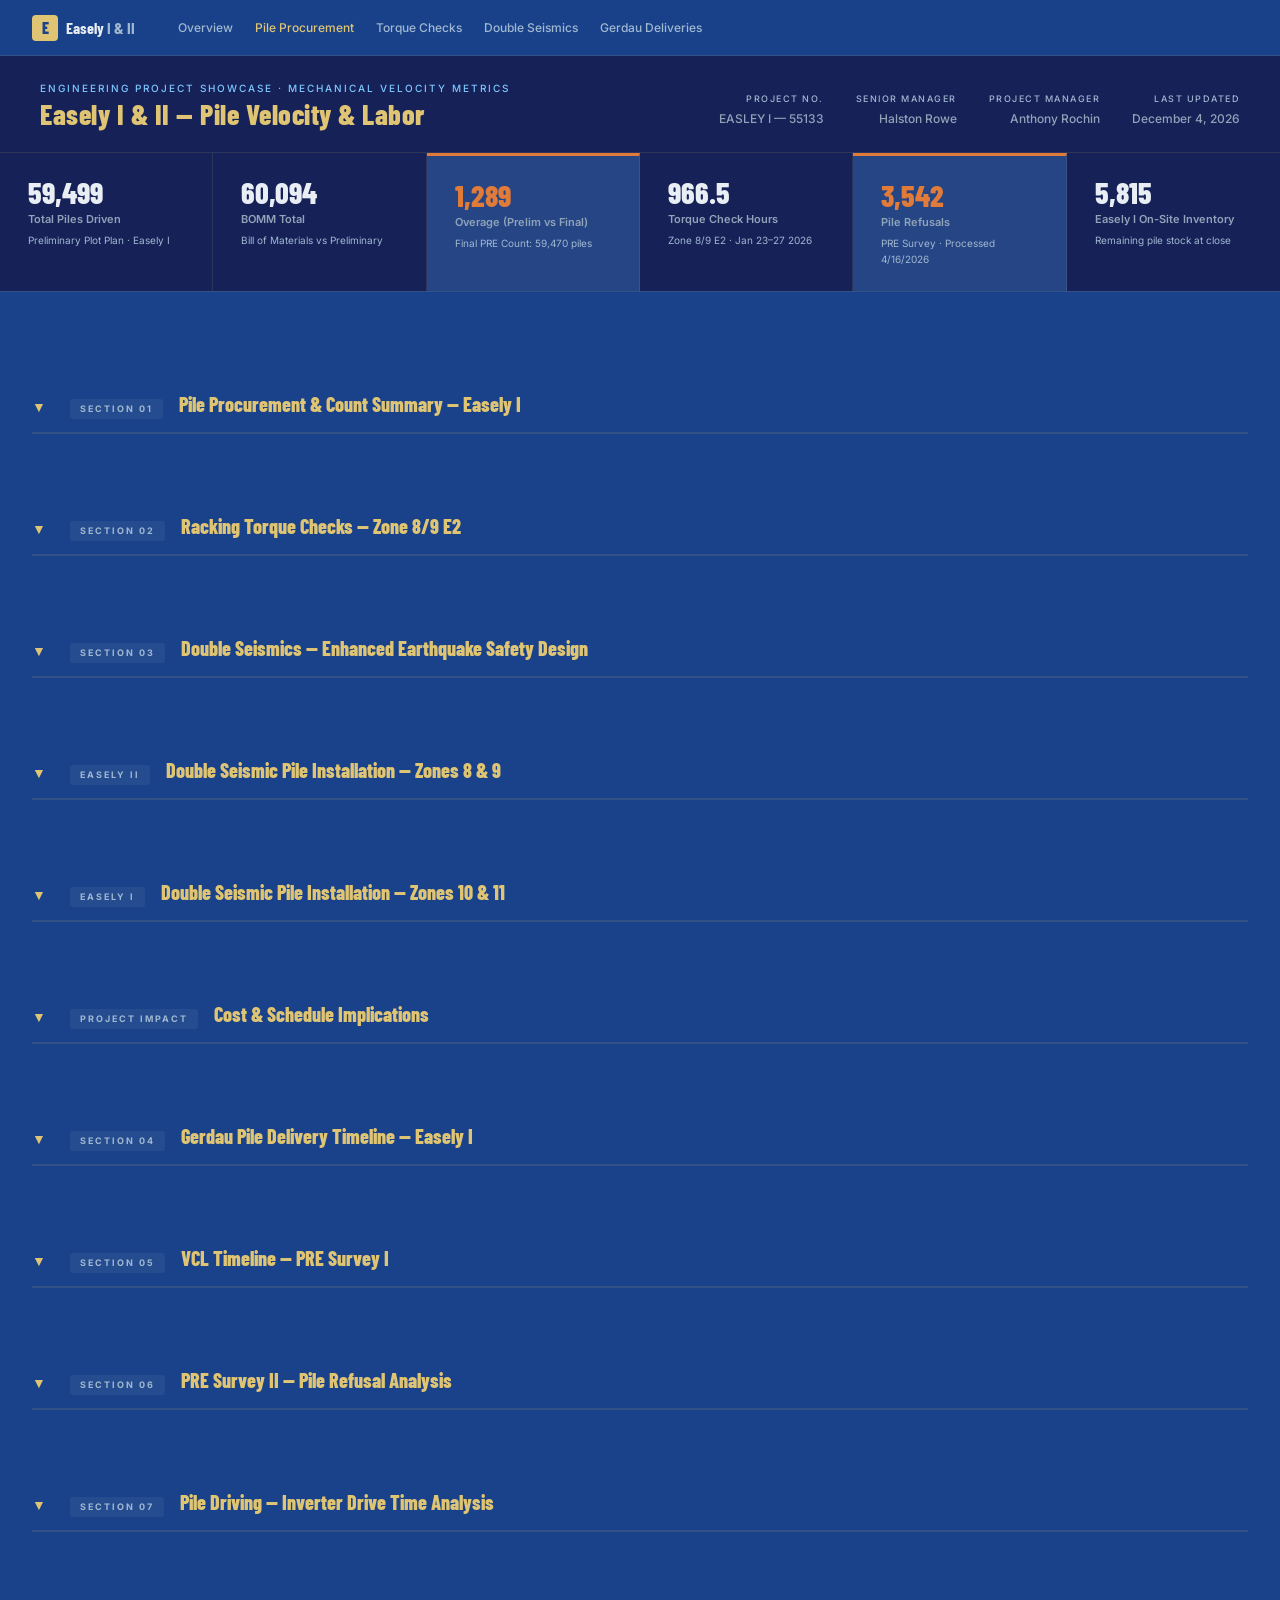
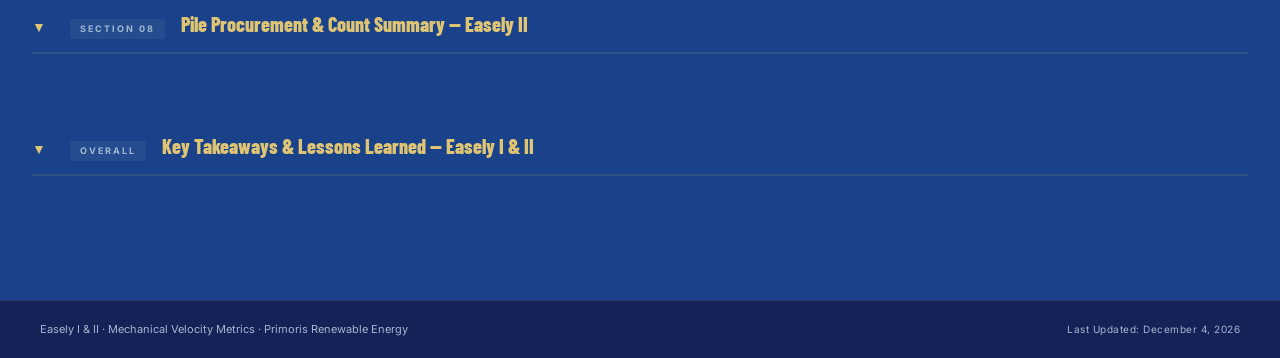
<file: MechCons.html>
<!DOCTYPE html>
<html lang="en">
<head>
  <meta charset="UTF-8">
  <meta name="viewport" content="width=device-width, initial-scale=1.0">
  <title>Easely I — Mechanical Velocity Metrics</title>
  <link rel="preconnect" href="https://fonts.googleapis.com">
  <link href="https://fonts.googleapis.com/css2?family=Barlow+Condensed:wght@400;600;700;800&family=Inter:wght@300;400;500;600&display=swap" rel="stylesheet">
  <link rel="stylesheet" href="css/stylec.css">
</head>
<body>

<!-- NAV -->
<nav class="site-nav">
  <div class="nav-logo">
    <span class="nav-logo-mark">E</span>
    <span class="nav-logo-text">Easely <span class="nav-logo-dim">I &amp; II</span></span>
  </div>
  <ul class="nav-links">
    <li><a href="index.html"       class="nav-link">Overview</a></li>
    <li><a href="#overview"        class="nav-link active">Pile Procurement</a></li>
    <li><a href="#torque"          class="nav-link">Torque Checks</a></li>
    <li><a href="#double-seismic"  class="nav-link">Double Seismics</a></li>
    <li><a href="#gerdau"          class="nav-link">Gerdau Deliveries</a></li>
  </ul>
  <button class="nav-mobile-toggle" id="mobileToggle" aria-label="Toggle navigation">
    <span></span><span></span><span></span>
  </button>
</nav>

<!-- HEADER -->
<header class="site-header" id="overview">
  <div class="header-brand">
    <div class="header-eyebrow">Engineering Project Showcase · Mechanical Velocity Metrics</div>
    <div class="header-title">Easely I &amp; II — Pile Velocity &amp; Labor</div>
  </div>
  <div class="header-meta">
    <div class="meta-item"><span class="meta-label">Project No.</span><span class="meta-value">EASLEY I — 55133</span></div>
    <div class="meta-item"><span class="meta-label">Senior Manager</span><span class="meta-value">Halston Rowe</span></div>
    <div class="meta-item"><span class="meta-label">Project Manager</span><span class="meta-value">Anthony Rochin</span></div>
    <div class="meta-item"><span class="meta-label">Last Updated</span><span class="meta-value" id="report-date">—</span></div>
  </div>
</header>

<!-- HERO METRICS BANNER -->
<section class="hero-metrics">
  <div class="hm-card">
    <div class="hm-val">59,499</div>
    <div class="hm-label">Total Piles Driven</div>
    <div class="hm-sub">Preliminary Plot Plan · Easely I</div>
  </div>
  <div class="hm-card">
    <div class="hm-val">60,094</div>
    <div class="hm-label">BOMM Total</div>
    <div class="hm-sub">Bill of Materials vs Preliminary</div>
  </div>
  <div class="hm-card hm-card-warn">
    <div class="hm-val">1,289</div>
    <div class="hm-label">Overage (Prelim vs Final)</div>
    <div class="hm-sub">Final PRE Count: 59,470 piles</div>
  </div>
  <div class="hm-card">
    <div class="hm-val">966.5</div>
    <div class="hm-label">Torque Check Hours</div>
    <div class="hm-sub">Zone 8/9 E2 · Jan 23–27 2026</div>
  </div>
  <div class="hm-card hm-card-warn">
    <div class="hm-val">3,542</div>
    <div class="hm-label">Pile Refusals</div>
    <div class="hm-sub">PRE Survey · Processed 4/16/2026</div>
  </div>
  <div class="hm-card">
    <div class="hm-val">5,815</div>
    <div class="hm-label">Easely I On-Site Inventory</div>
    <div class="hm-sub">Remaining pile stock at close</div>
  </div>
</section>

<main class="main">

  <!-- ================================================================
       SECTION 1 — PILE PROCUREMENT OVERVIEW
       ================================================================ -->
  <div class="section-header" id="pile-proc">
    <div class="sh-label">Section 01</div>
    <div class="sh-title">Pile Procurement &amp; Count Summary — Easely I</div>
  </div>

  <!-- Three-way comparison cards -->
  <div class="three-col">

    <div class="proc-card prelim-card">
      <div class="pc-header">
        <div class="pc-eyebrow">Westwood</div>
        <div class="pc-title">Preliminary Plot Plan</div>
        <div class="pc-note">PPP — Estimated quantities</div>
      </div>
      <div class="pc-total">59,499 <span class="pc-unit">total piles</span></div>
      <div class="pc-bomm">BOMM Total: 60,094</div>
      <table class="pile-table">
        <thead><tr><th>Pile Shape</th><th>Color</th><th class="num">Total</th><th class="num">BOMM</th></tr></thead>
        <tbody>
          <tr><td>W8x15-13</td><td><span class="color-dot black"></span>Black</td><td class="num">666</td><td class="num">670</td></tr>
          <tr><td>W8x8.5-11.75</td><td><span class="color-dot bwhite"></span>Black White</td><td class="num">10,274</td><td class="num">10,274</td></tr>
          <tr><td>W8x15-13.25</td><td><span class="color-dot blue"></span>Blue</td><td class="num">3,753</td><td class="num">3,754</td></tr>
          <tr><td>W8x12-12.75</td><td><span class="color-dot bblue"></span>Blue White</td><td class="num">787</td><td class="num">788</td></tr>
          <tr><td>W8x5-13</td><td><span class="color-dot green"></span>Green</td><td class="num">3,452</td><td class="num">3,491</td></tr>
          <tr><td>W8x9-12.5</td><td><span class="color-dot gwhite"></span>Green White</td><td class="num">92</td><td class="num">93</td></tr>
          <tr><td>W8x7.75-13</td><td><span class="color-dot nocolor"></span>No Color</td><td class="num">7,947</td><td class="num">7,948</td></tr>
          <tr><td>W8x7.75-13</td><td><span class="color-dot orange"></span>Orange</td><td class="num">1,661</td><td class="num">1,662</td></tr>
          <tr><td>W8x8.5-13.5</td><td><span class="color-dot owhite"></span>Orange White</td><td class="num">8,242</td><td class="num">8,705</td></tr>
          <tr><td>W8x12-12.75</td><td><span class="color-dot pink"></span>Pink</td><td class="num">608</td><td class="num">608</td></tr>
          <tr><td>W8x7.75-11.75</td><td><span class="color-dot purple"></span>Purple</td><td class="num">965</td><td class="num">965</td></tr>
          <tr><td>W8x20-14</td><td><span class="color-dot pwhite"></span>Purple White</td><td class="num">4,074</td><td class="num">4,079</td></tr>
          <tr><td>W8x7.75-11.75</td><td><span class="color-dot red"></span>Red</td><td class="num">5,348</td><td class="num">5,349</td></tr>
          <tr><td>W8x15-13.25</td><td><span class="color-dot rgreen"></span>Red Green</td><td class="num">1,341</td><td class="num">1,341</td></tr>
          <tr><td>W8x20-14.25</td><td><span class="color-dot rpink"></span>Red Pink</td><td class="num">1,694</td><td class="num">1,718</td></tr>
          <tr><td>W8x15-12.25</td><td><span class="color-dot rpurple"></span>Red Purple</td><td class="num">734</td><td class="num">752</td></tr>
          <tr><td>W8x15-14.25</td><td><span class="color-dot rwhite"></span>Red White</td><td class="num">907</td><td class="num">909</td></tr>
          <tr><td>W8x15-12</td><td><span class="color-dot white"></span>White</td><td class="num">812</td><td class="num">633</td></tr>
          <tr><td>W8x8.5-12.75</td><td><span class="color-dot yellow"></span>Yellow</td><td class="num">3,140</td><td class="num">3,143</td></tr>
          <tr><td>W8x15-14.25</td><td><span class="color-dot ywhite"></span>Yellow White</td><td class="num">517</td><td class="num">519</td></tr>
          <tr><td>W8x9-12.5</td><td><span class="color-dot pinkw"></span>Pink White</td><td class="num">1,869</td><td class="num">2,077</td></tr>
          <tr><td>W8x20-12</td><td><span class="color-dot byellow"></span>Blue Yellow</td><td class="num">525</td><td class="num">525</td></tr>
          <tr><td>W8x20-14</td><td><span class="color-dot rblack"></span>Red Black</td><td class="num">91</td><td class="num">91</td></tr>
          <tr class="total-row"><td colspan="2">Grand Total</td><td class="num">59,499</td><td class="num">60,094</td></tr>
        </tbody>
      </table>
    </div>

    <div class="proc-card final-card">
      <div class="pc-header">
        <div class="pc-eyebrow">Westwood / PRE</div>
        <div class="pc-title">Final Plot Plan PRE Count</div>
        <div class="pc-note">WW Count vs PRE Count</div>
      </div>
      <div class="pc-total">59,470 <span class="pc-unit">PRE count</span></div>
      <div class="pc-bomm">WW Count: 59,471</div>
      <table class="pile-table">
        <thead><tr><th>Pile Shape</th><th>Color</th><th class="num">PRE</th><th class="num">WW</th></tr></thead>
        <tbody>
          <tr><td>W8x15-13</td><td><span class="color-dot black"></span>Black</td><td class="num">1,641</td><td class="num">1,641</td></tr>
          <tr><td>W8x8.5-11.75</td><td><span class="color-dot bwhite"></span>Black White</td><td class="num">10,272</td><td class="num">10,274</td></tr>
          <tr><td>W8x15-13.25</td><td><span class="color-dot blue"></span>Blue</td><td class="num">3,754</td><td class="num">3,754</td></tr>
          <tr><td>W8x12-12.75</td><td><span class="color-dot bblue"></span>Blue White</td><td class="num">788</td><td class="num">788</td></tr>
          <tr><td>W8x5-13</td><td><span class="color-dot green"></span>Green</td><td class="num">3,487</td><td class="num">3,487</td></tr>
          <tr><td>W8x9-12.5</td><td><span class="color-dot gwhite"></span>Green White</td><td class="num">47</td><td class="num">47</td></tr>
          <tr><td>W8x7.75-13</td><td><span class="color-dot nocolor"></span>No Color</td><td class="num">7,450</td><td class="num">7,450</td></tr>
          <tr><td>W8x7.75-13</td><td><span class="color-dot orange"></span>Orange</td><td class="num">1,666</td><td class="num">1,666</td></tr>
          <tr><td>W8x8.5-13.5</td><td><span class="color-dot owhite"></span>Orange White</td><td class="num">8,243</td><td class="num">8,243</td></tr>
          <tr><td>W8x12-12.75</td><td><span class="color-dot pink"></span>Pink</td><td class="num">608</td><td class="num">608</td></tr>
          <tr><td>W8x7.75-11.75</td><td><span class="color-dot purple"></span>Purple</td><td class="num">922</td><td class="num">922</td></tr>
          <tr><td>W8x20-14</td><td><span class="color-dot pwhite"></span>Purple White</td><td class="num">3,729</td><td class="num">3,729</td></tr>
          <tr><td>W8x7.75-11.75</td><td><span class="color-dot red"></span>Red</td><td class="num">5,044</td><td class="num">5,044</td></tr>
          <tr><td>W8x15-13.25</td><td><span class="color-dot rgreen"></span>Red Green</td><td class="num">1,350</td><td class="num">1,350</td></tr>
          <tr><td>W8x20-14.25</td><td><span class="color-dot rpink"></span>Red Pink</td><td class="num">1,668</td><td class="num">1,687</td></tr>
          <tr><td>W8x15-12.25</td><td><span class="color-dot rpurple"></span>Red Purple</td><td class="num">752</td><td class="num">752</td></tr>
          <tr><td>W8x15-14.25</td><td><span class="color-dot rwhite"></span>Red White</td><td class="num">909</td><td class="num">909</td></tr>
          <tr><td>W8x15-12</td><td><span class="color-dot white"></span>White</td><td class="num">812</td><td class="num">812</td></tr>
          <tr><td>W8x8.5-12.75</td><td><span class="color-dot yellow"></span>Yellow</td><td class="num">3,143</td><td class="num">3,143</td></tr>
          <tr><td>W8x15-14.25</td><td><span class="color-dot ywhite"></span>Yellow White</td><td class="num">519</td><td class="num">519</td></tr>
          <tr><td>W8x9-12.5</td><td><span class="color-dot pinkw"></span>Pink White</td><td class="num">2,077</td><td class="num">2,077</td></tr>
          <tr><td>W8x20-12</td><td><span class="color-dot byellow"></span>Blue Yellow</td><td class="num">525</td><td class="num">525</td></tr>
          <tr><td>W8x20-14</td><td><span class="color-dot rblack"></span>Red Black</td><td class="num">64</td><td class="num">64</td></tr>
          <tr class="total-row"><td colspan="2">Grand Total</td><td class="num">59,470</td><td class="num">59,471</td></tr>
        </tbody>
      </table>
    </div>

    <div class="proc-card diff-card">
      <div class="pc-header">
        <div class="pc-eyebrow">Analysis</div>
        <div class="pc-title">Difference: Prelim vs Final</div>
        <div class="pc-note">Positive = Prelim over-counted · Negative = under-counted</div>
      </div>
      <div class="pc-total overage">+1,289 <span class="pc-unit">overage</span></div>
      <div class="pc-bomm">BOMM Difference: +1,321</div>
      <table class="pile-table diff-table">
        <thead><tr><th>Pile Shape</th><th>Color</th><th class="num">Δ Totals</th><th class="num">Δ BOMM</th></tr></thead>
        <tbody>
          <tr class="diff-neg"><td>W8x15-13</td><td><span class="color-dot black"></span>Black</td><td class="num neg">-975</td><td class="num neg">-971</td></tr>
          <tr class="diff-pos"><td>W8x8.5-11.75</td><td><span class="color-dot bwhite"></span>Black White</td><td class="num pos">+2</td><td class="num pos">+2</td></tr>
          <tr class="diff-zero"><td>W8x15-13.25</td><td><span class="color-dot blue"></span>Blue</td><td class="num">-1</td><td class="num">0</td></tr>
          <tr class="diff-zero"><td>W8x12-12.75</td><td><span class="color-dot bblue"></span>Blue White</td><td class="num">-1</td><td class="num">0</td></tr>
          <tr class="diff-neg"><td>W8x5-13</td><td><span class="color-dot green"></span>Green</td><td class="num neg">-35</td><td class="num pos">+4</td></tr>
          <tr class="diff-pos"><td>W8x9-12.5</td><td><span class="color-dot gwhite"></span>Green White</td><td class="num pos">+45</td><td class="num pos">+46</td></tr>
          <tr class="diff-pos"><td>W8x7.75-13</td><td><span class="color-dot nocolor"></span>No Color</td><td class="num pos">+497</td><td class="num pos">+498</td></tr>
          <tr class="diff-neg"><td>W8x7.75-13</td><td><span class="color-dot orange"></span>Orange</td><td class="num neg">-5</td><td class="num neg">-4</td></tr>
          <tr class="diff-neg"><td>W8x8.5-13.5</td><td><span class="color-dot owhite"></span>Orange White</td><td class="num neg">-1</td><td class="num pos">+462</td></tr>
          <tr class="diff-zero"><td>W8x12-12.75</td><td><span class="color-dot pink"></span>Pink</td><td class="num">0</td><td class="num">0</td></tr>
          <tr class="diff-pos"><td>W8x7.75-11.75</td><td><span class="color-dot purple"></span>Purple</td><td class="num pos">+43</td><td class="num pos">+43</td></tr>
          <tr class="diff-pos"><td>W8x20-14</td><td><span class="color-dot pwhite"></span>Purple White</td><td class="num pos">+345</td><td class="num pos">+350</td></tr>
          <tr class="diff-pos"><td>W8x7.75-11.75</td><td><span class="color-dot red"></span>Red</td><td class="num pos">+304</td><td class="num pos">+305</td></tr>
          <tr class="diff-neg"><td>W8x15-13.25</td><td><span class="color-dot rgreen"></span>Red Green</td><td class="num neg">-9</td><td class="num neg">-9</td></tr>
          <tr class="diff-pos"><td>W8x20-14.25</td><td><span class="color-dot rpink"></span>Red Pink</td><td class="num pos">+26</td><td class="num pos">+50</td></tr>
          <tr class="diff-neg"><td>W8x15-12.25</td><td><span class="color-dot rpurple"></span>Red Purple</td><td class="num neg">-18</td><td class="num">0</td></tr>
          <tr class="diff-neg"><td>W8x15-14.25</td><td><span class="color-dot rwhite"></span>Red White</td><td class="num neg">-2</td><td class="num">0</td></tr>
          <tr class="diff-zero"><td>W8x15-12</td><td><span class="color-dot white"></span>White</td><td class="num">0</td><td class="num neg">-179</td></tr>
          <tr class="diff-neg"><td>W8x8.5-12.75</td><td><span class="color-dot yellow"></span>Yellow</td><td class="num neg">-3</td><td class="num">0</td></tr>
          <tr class="diff-neg"><td>W8x15-14.25</td><td><span class="color-dot ywhite"></span>Yellow White</td><td class="num neg">-2</td><td class="num">0</td></tr>
          <tr class="diff-neg"><td>W8x9-12.5</td><td><span class="color-dot pinkw"></span>Pink White</td><td class="num neg">-208</td><td class="num">0</td></tr>
          <tr class="diff-zero"><td>W8x20-12</td><td><span class="color-dot byellow"></span>Blue Yellow</td><td class="num">0</td><td class="num">0</td></tr>
          <tr class="diff-pos"><td>W8x20-14</td><td><span class="color-dot rblack"></span>Red Black</td><td class="num pos">+27</td><td class="num pos">+27</td></tr>
          <tr class="total-row"><td colspan="2">OVERAGE</td><td class="num overage">+1,289</td><td class="num overage">+1,321</td></tr>
        </tbody>
      </table>

      <!-- On-site inventory summary -->
      <div class="inventory-block">
        <div class="inv-header">On-Site Inventory Totals</div>
        <div class="inv-grid">
          <div class="inv-item"><span class="inv-label">Black</span><span class="inv-val">10</span></div>
          <div class="inv-item"><span class="inv-label">Black White</span><span class="inv-val">245</span></div>
          <div class="inv-item"><span class="inv-label">Blue White</span><span class="inv-val">2</span></div>
          <div class="inv-item"><span class="inv-label">Green</span><span class="inv-val">204</span></div>
          <div class="inv-item"><span class="inv-label">Green White</span><span class="inv-val">46</span></div>
          <div class="inv-item"><span class="inv-label">No Color</span><span class="inv-val">471</span></div>
          <div class="inv-item"><span class="inv-label">Orange</span><span class="inv-val">161</span></div>
          <div class="inv-item inv-highlight"><span class="inv-label">Orange White</span><span class="inv-val">3,655</span></div>
          <div class="inv-item"><span class="inv-label">Purple</span><span class="inv-val">33</span></div>
          <div class="inv-item"><span class="inv-label">Purple White</span><span class="inv-val">3</span></div>
          <div class="inv-item"><span class="inv-label">Red</span><span class="inv-val">272</span></div>
          <div class="inv-item"><span class="inv-label">Red Pink</span><span class="inv-val">351</span></div>
          <div class="inv-item"><span class="inv-label">Red Purple</span><span class="inv-val">24</span></div>
          <div class="inv-item"><span class="inv-label">Red White</span><span class="inv-val">18</span></div>
          <div class="inv-item"><span class="inv-label">White</span><span class="inv-val">2</span></div>
          <div class="inv-item"><span class="inv-label">Yellow</span><span class="inv-val">13</span></div>
          <div class="inv-item"><span class="inv-label">Yellow White</span><span class="inv-val">13</span></div>
          <div class="inv-item"><span class="inv-label">Pink White</span><span class="inv-val">249</span></div>
          <div class="inv-item"><span class="inv-label">Blue Yellow</span><span class="inv-val">0</span></div>
          <div class="inv-item"><span class="inv-label">Red Black</span><span class="inv-val">42</span></div>
          <div class="inv-total"><span class="inv-label">Grand Total</span><span class="inv-val">5,815</span></div>
        </div>
      </div>
    </div>

  </div><!-- /three-col -->


  <!-- ================================================================
       SECTION 2 — TORQUE CHECKS
       ================================================================ -->
  <div class="section-header" id="torque">
    <div class="sh-label">Section 02</div>
    <div class="sh-title">Racking Torque Checks — Zone 8/9 E2</div>
  </div>

  <div class="torque-context">
    Torque check remediation on Zone 8/9 Easely II ran from 1/23/2026 to 1/27/2026. The work was a direct consequence of pile installation quality issues downstream of the Gerdau procurement delay. Total labor consumed: <strong>966.5 hours</strong> across straight time, overtime, and double time.
  </div>

  <div class="torque-grid">
    <!-- Summary stats -->
    <div class="torque-stats">
      <div class="ts-card ts-total">
        <div class="ts-val">966.5</div>
        <div class="ts-label">Total Hours</div>
        <div class="ts-sub">All categories combined</div>
      </div>
      <div class="ts-card ts-st">
        <div class="ts-val">630</div>
        <div class="ts-label">Straight Time</div>
        <div class="ts-bar-wrap"><div class="ts-bar" style="width:65.2%"></div></div>
        <div class="ts-pct">65.2%</div>
      </div>
      <div class="ts-card ts-ot">
        <div class="ts-val">424.5</div>
        <div class="ts-label">Overtime</div>
        <div class="ts-bar-wrap"><div class="ts-bar ot-bar" style="width:43.9%"></div></div>
        <div class="ts-pct">43.9%</div>
      </div>
      <div class="ts-card ts-dt">
        <div class="ts-val">102</div>
        <div class="ts-label">Double Time</div>
        <div class="ts-bar-wrap"><div class="ts-bar dt-bar" style="width:10.6%"></div></div>
        <div class="ts-pct">10.6%</div>
      </div>
    </div>

    <!-- Detail table -->
    <div class="torque-detail">
      <div class="td-header">Daily Torque Check Breakdown</div>
      <table class="torque-table">
        <thead>
          <tr>
            <th>Category</th>
            <th>Date</th>
            <th class="num">Total Hrs</th>
            <th class="num">ST Hrs</th>
            <th class="num">OT Hrs</th>
            <th class="num">DT Hrs</th>
          </tr>
        </thead>
        <tbody>
          <tr>
            <td rowspan="2" class="zone-cell">Zone 8/9 E2<br><span class="zone-sub">Torque Checks</span></td>
            <td>1/23/2026</td>
            <td class="num">206.0</td>
            <td class="num zero">0</td>
            <td class="num ot">166.0</td>
            <td class="num dt">40.0</td>
          </tr>
          <tr>
            <td>1/26/2026</td>
            <td class="num">213.5</td>
            <td class="num st">210.0</td>
            <td class="num ot">3.5</td>
            <td class="num zero">0</td>
          </tr>
          <tr>
            <td rowspan="3" class="zone-cell">Additional<br><span class="zone-sub">Torque Hours</span></td>
            <td>1/23/2026</td>
            <td class="num">307.0</td>
            <td class="num zero">—</td>
            <td class="num ot">255.0</td>
            <td class="num dt">62.0</td>
          </tr>
          <tr>
            <td>1/26/2026</td>
            <td class="num">220.0</td>
            <td class="num st">220.0</td>
            <td class="num zero">—</td>
            <td class="num zero">—</td>
          </tr>
          <tr>
            <td>1/27/2026</td>
            <td class="num">20.0</td>
            <td class="num zero">—</td>
            <td class="num ot zero">—</td>
            <td class="num zero">—</td>
          </tr>
          <tr class="total-row">
            <td colspan="2">Grand Total</td>
            <td class="num">966.5</td>
            <td class="num st">630.0</td>
            <td class="num ot">424.5</td>
            <td class="num dt">102.0</td>
          </tr>
          <tr class="cost-row">
            <td colspan="2">Estimated Labor Cost</td>
            <td class="num cost">$147,075</td>
            <td class="num">$63,000</td>
            <td class="num ot">$63,675</td>
            <td class="num dt">$20,400</td>
          </tr>
        </tbody>
      </table>
      <div class="cost-note">Cost calc: ST×$100/hr · OT×$150/hr · DT×$200/hr (approx.)</div>
    </div>
  </div>


  <!-- ================================================================
       SECTION 3 — DOUBLE SEISMICS
       ================================================================ -->
  <div class="section-header" id="double-seismic">
    <div class="sh-label">Section 03</div>
    <div class="sh-title">Double Seismics — Enhanced Earthquake Safety Design</div>
  </div>

  <p><strong>Overview:</strong> Both Easely I and Easely II projects are located in high-risk seismic zones (ZONE-8, ZONE-9, ZONE-10, ZONE-11). Late-stage engineering reviews identified that additional pile reinforcement was necessary to meet updated seismic design standards. This required installing a second layer of foundation piles (double seismics) in specific blocks across both projects. The scope change impacted material procurement, labor scheduling, and overall project costs.</p>

  <div class="image-block">
    <img src="assets/images/image45.png" alt="Seismic Zone Map">
    <div class="image-caption">Seismic zone designation map showing affected areas. Zones 8(H) and 9(H) cover Easely II; Zones 10(K) and 11(J) cover Easely I.</div>
  </div>

  <div class="image-block">
    <img src="assets/images/image44.png" alt="Site Impact Plan">
    <div class="image-caption">Site plan showing affected building areas (marked in red) requiring double seismic pile installation.</div>
  </div>

  <!-- EASELY II SEISMIC SECTION -->
  <div class="section-header">
    <div class="sh-label">Easely II</div>
    <div class="sh-title">Double Seismic Pile Installation — Zones 8 & 9</div>
  </div>

  <p>Easely II required seismic reinforcement in three main blocks: F52A-4, F52A-5, and F52A-6. The color-coded pile system tracks different pile dimensions and seismic classifications. Installation occurred between September 16–17, 2025. Total piles driven: 696 units across all three blocks.</p>

  <div class="image-block">
    <img src="assets/images/image36.png" alt="Easely II F52A-4 Seismic Layout">
    <div class="image-caption">Easely II Block F52A-4 — Top of Pile Exhibit showing seismic pile placement by color and dimension. 204 total piles installed.</div>
  </div>

  <div class="image-block">
    <img src="assets/images/image37.png" alt="Easely II F52A-5 & F52A-6 Seismic Layout">
    <div class="image-caption">Easely II Blocks F52A-5 and F52A-6 — Top of Pile Exhibits showing full seismic pile distribution across both blocks.</div>
  </div>

  <div class="td-header">Easely II — Seismic Pile Summary by Block</div>
  <table class="torque-table">
    <thead>
      <tr>
        <th>Block</th>
        <th>Yellow Piles</th>
        <th>Red/White Piles</th>
        <th>Pink Piles</th>
        <th>Other Colors</th>
        <th class="num">Total Piles</th>
        <th>Installation Date</th>
      </tr>
    </thead>
    <tbody>
      <tr>
        <td>F52A-4</td>
        <td>55</td>
        <td>7</td>
        <td>—</td>
        <td>Blue: 65</td>
        <td class="num">204</td>
        <td>Sep 16–17, 2025</td>
      </tr>
      <tr>
        <td>F52A-5</td>
        <td>52</td>
        <td>2</td>
        <td>1</td>
        <td>Blue: 58, Purple: 2</td>
        <td class="num">237</td>
        <td>Sep 16–17, 2025</td>
      </tr>
      <tr>
        <td>F52A-6</td>
        <td>54</td>
        <td>8</td>
        <td>1</td>
        <td>Blue: 34, Others: 7</td>
        <td class="num">255</td>
        <td>Sep 16–17, 2025</td>
      </tr>
      <tr class="total-row">
        <td colspan="4">Easely II Total Seismic Piles</td>
        <td></td>
        <td class="num">696</td>
        <td></td>
      </tr>
    </tbody>
  </table>

  <!-- EASELY I SEISMIC SECTION -->
  <div class="section-header">
    <div class="sh-label">Easely I</div>
    <div class="sh-title">Double Seismic Pile Installation — Zones 10 & 11</div>
  </div>

  <p>Easely I required significantly more seismic reinforcement than Easely II, with five major blocks requiring pile installation: F68B-2, F65A-1, F65A-2, F65B-1, and F65B-2. The density of seismic piles in Easely I reflects the higher seismic risk in Zones 10(K) and 11(J). Installation was completed between September 12–17, 2025. Total piles driven: 1,428 units — more than double Easely II's requirement.</p>

  <div class="image-block">
    <img src="assets/images/image41.png" alt="Easely I F68B-2 Seismic Layout">
    <div class="image-caption">Easely I Block F68B-2 — Top of Pile Exhibit showing dense seismic pile placement. 110 total piles installed.</div>
  </div>

  <div class="image-block">
    <img src="assets/images/image42.png" alt="Easely I F65A-2 Seismic Layout">
    <div class="image-caption">Easely I Block F65A-2 — Top of Pile Exhibit. 58 Blue, 9 White, 2 Black = 110 total piles.</div>
  </div>

  <div class="image-block">
    <img src="assets/images/image43.png" alt="Easely I F65B-1 Seismic Layout">
    <div class="image-caption">Easely I Block F65B-1 — Top of Pile Exhibit showing extended seismic zone. 90 total piles installed.</div>
  </div>

  <div class="td-header">Easely I — Seismic Pile Summary by Block</div>
  <table class="torque-table">
    <thead>
      <tr>
        <th>Block</th>
        <th>Yellow Piles</th>
        <th>Blue Piles</th>
        <th>White Piles</th>
        <th>Black/Other</th>
        <th class="num">Total Piles</th>
        <th>Installation Date</th>
      </tr>
    </thead>
    <tbody>
      <tr>
        <td>F68B-2</td>
        <td>—</td>
        <td>99</td>
        <td>8</td>
        <td>3</td>
        <td class="num">110</td>
        <td>Sep 12–17, 2025</td>
      </tr>
      <tr>
        <td>F65A-1</td>
        <td>—</td>
        <td>47</td>
        <td>9</td>
        <td>2</td>
        <td class="num">58</td>
        <td>Sep 12–17, 2025</td>
      </tr>
      <tr>
        <td>F65A-2</td>
        <td>66</td>
        <td>20</td>
        <td>3</td>
        <td>1</td>
        <td class="num">98</td>
        <td>Sep 12–17, 2025</td>
      </tr>
      <tr>
        <td>F65B-1</td>
        <td>—</td>
        <td>52</td>
        <td>35</td>
        <td>3</td>
        <td class="num">90</td>
        <td>Sep 12–17, 2025</td>
      </tr>
      <tr>
        <td>F65B-2</td>
        <td>54</td>
        <td>76</td>
        <td>13</td>
        <td>9</td>
        <td class="num">1,072</td>
        <td>Sep 12–17, 2025</td>
      </tr>
      <tr class="total-row">
        <td colspan="4">Easely I Total Seismic Piles</td>
        <td></td>
        <td class="num">1,428</td>
        <td></td>
      </tr>
    </tbody>
  </table>

  <!-- KEY IMPACTS -->
  <div class="section-header">
    <div class="sh-label">Project Impact</div>
    <div class="sh-title">Cost & Schedule Implications</div>
  </div>

  <div class="td-header">Double Seismic Scope Summary</div>
  <table class="torque-table">
    <thead>
      <tr>
        <th>Metric</th>
        <th>Easely II</th>
        <th>Easely I</th>
        <th>Combined</th>
      </tr>
    </thead>
    <tbody>
      <tr>
        <td>Total Piles Driven</td>
        <td class="num">696</td>
        <td class="num">1,428</td>
        <td class="num">2,124</td>
      </tr>
      <tr>
        <td>Primary Pile Color</td>
        <td>Yellow & Blue</td>
        <td>Blue & Yellow</td>
        <td>—</td>
      </tr>
      <tr>
        <td>Seismic Zone(s)</td>
        <td>8(H), 9(H)</td>
        <td>10(K), 11(J)</td>
        <td>All four zones</td>
      </tr>
      <tr>
        <td>Installation Window</td>
        <td>Sep 16–17, 2025</td>
        <td>Sep 12–17, 2025</td>
        <td>Sep 12–17, 2025</td>
      </tr>
      <tr class="total-row">
        <td>Blocks Affected</td>
        <td>3</td>
        <td>5</td>
        <td>8 blocks</td>
      </tr>
    </tbody>
  </table>

  <p><strong>Labor Impact:</strong> An estimated 300+ man-hours were added to the project schedule for pile driving, receiving, and material processing. Crew sizes were increased and work extended into weekends to meet the accelerated seismic installation timeline.</p>

  <p><strong>Material Cost:</strong> The scope addition required emergency procurement of approximately 2,124 additional steel piles across multiple dimensions. Total material cost for seismic piles exceeded $320,000, with expedited shipping adding approximately 15–20% to baseline pile costs.</p>

  <p><strong>Schedule Risk:</strong> The late engineering change (identified in late August, installed mid-September) created compressed scheduling and supply chain pressure. Yellow pile availability became a critical constraint, particularly for Easely II blocks where yellow piles were specified for the seismic layer.</p>


  <!-- ================================================================
       SECTION 4 — GERDAU DELIVERY TIMELINE
       ================================================================ -->
  <div class="section-header" id="gerdau">
    <div class="sh-label">Section 04</div>
    <div class="sh-title">Gerdau Pile Delivery Timeline — Easely I</div>
  </div>

  <div class="torque-context">
    Gerdau began delivering piles on 8/18/2025 — approximately two weeks late due to fabrication issues. Weekly pile counts across all blocks are tracked below. Data pulled from the Westwood Preliminary Plot Plan and weekly production reports.
  </div>

  <!-- Weekly delivery timeline -->
  <div class="delivery-timeline">
    <div class="dt-header">
      <div class="dt-legend">
        <span class="dl-dot dl-delivered"></span> Piles Driven (weekly)
        <span class="dl-dot dl-cum" style="margin-left:1rem"></span> Cumulative
      </div>
    </div>

    <div class="dt-bars">
      <div class="dt-week">
        <div class="dt-bar-wrap">
          <div class="dt-bar-fill" style="height:1.9%" title="172 piles"></div>
        </div>
        <div class="dt-week-label">Aug<br>18–22</div>
        <div class="dt-week-val">172</div>
      </div>
      <div class="dt-week">
        <div class="dt-bar-wrap">
          <div class="dt-bar-fill" style="height:26.5%" title="2,417 piles"></div>
        </div>
        <div class="dt-week-label">Aug<br>25–29</div>
        <div class="dt-week-val">2,417</div>
      </div>
      <div class="dt-week dt-week-zero">
        <div class="dt-bar-wrap">
          <div class="dt-bar-fill zero-fill" style="height:0.5%"></div>
        </div>
        <div class="dt-week-label">Sept<br>1–5</div>
        <div class="dt-week-val zero-val">0</div>
      </div>
      <div class="dt-week">
        <div class="dt-bar-wrap">
          <div class="dt-bar-fill" style="height:50%" title="4,557 piles"></div>
        </div>
        <div class="dt-week-label">Sept<br>8–12</div>
        <div class="dt-week-val">4,557</div>
      </div>
      <div class="dt-week">
        <div class="dt-bar-wrap">
          <div class="dt-bar-fill" style="height:51.8%" title="4,724 piles"></div>
        </div>
        <div class="dt-week-label">Sept<br>15–19</div>
        <div class="dt-week-val">4,724</div>
      </div>
      <div class="dt-week">
        <div class="dt-bar-wrap">
          <div class="dt-bar-fill" style="height:46.2%" title="4,214 piles"></div>
        </div>
        <div class="dt-week-label">Sept<br>22–26</div>
        <div class="dt-week-val">4,214</div>
      </div>
      <div class="dt-week">
        <div class="dt-bar-wrap">
          <div class="dt-bar-fill" style="height:45.8%" title="4,178 piles"></div>
        </div>
        <div class="dt-week-label">Sept 29<br>–Oct 3</div>
        <div class="dt-week-val">4,178</div>
      </div>
      <div class="dt-week dt-week-peak">
        <div class="dt-bar-wrap">
          <div class="dt-bar-fill peak-fill" style="height:100%" title="9,121 piles — PEAK WEEK"></div>
        </div>
        <div class="dt-week-label">Oct<br>6–10</div>
        <div class="dt-week-val peak-val">9,121 ★</div>
      </div>
      <div class="dt-week">
        <div class="dt-bar-wrap">
          <div class="dt-bar-fill" style="height:56.2%" title="5,130 piles"></div>
        </div>
        <div class="dt-week-label">Oct<br>13–17</div>
        <div class="dt-week-val">5,130</div>
      </div>
      <div class="dt-week">
        <div class="dt-bar-wrap">
          <div class="dt-bar-fill" style="height:100%" title="9,904 piles"></div>
        </div>
        <div class="dt-week-label">Oct<br>20–24</div>
        <div class="dt-week-val">9,904 ★</div>
      </div>
      <div class="dt-week">
        <div class="dt-bar-wrap">
          <div class="dt-bar-fill" style="height:42.7%" title="3,898 piles"></div>
        </div>
        <div class="dt-week-label">Oct 27<br>–Nov 2</div>
        <div class="dt-week-val">3,898</div>
      </div>
      <div class="dt-week">
        <div class="dt-bar-wrap">
          <div class="dt-bar-fill" style="height:30.7%" title="2,803 piles"></div>
        </div>
        <div class="dt-week-label">Nov<br>3–7</div>
        <div class="dt-week-val">2,803</div>
      </div>
      <div class="dt-week">
        <div class="dt-bar-wrap">
          <div class="dt-bar-fill" style="height:2.1%" title="192 piles"></div>
        </div>
        <div class="dt-week-label">Nov<br>8–14</div>
        <div class="dt-week-val">192</div>
      </div>
    </div>

    <div class="dt-total-row">
      <div class="dt-total-item"><span class="dt-total-label">Total Piles (Prelim)</span><span class="dt-total-val">59,499</span></div>
      <div class="dt-total-item"><span class="dt-total-label">Peak Week</span><span class="dt-total-val">Oct 20–24 · 9,904</span></div>
      <div class="dt-total-item"><span class="dt-total-label">Avg per Week</span><span class="dt-total-val">~4,577</span></div>
      <div class="dt-total-item warn"><span class="dt-total-label">Delivery Started</span><span class="dt-total-val warn-val">2 Weeks Late</span></div>
    </div>

    <!-- Key events overlay -->
    <div class="gerdau-events">
      <div class="ge-header">Key Delivery Events</div>
      <div class="ge-list">
        <div class="ge-item ge-late">
          <div class="ge-date">8/11/2025</div>
          <div class="ge-desc">Sean claims Gerdau will deliver 8/13 — fabrication issues cited. Delivery already ~2 weeks behind.</div>
        </div>
        <div class="ge-item">
          <div class="ge-date">8/18/2025</div>
          <div class="ge-desc">Piles begin arriving — 2 weeks late. 172 piles driven first week (Aug 18–22).</div>
        </div>
        <div class="ge-item">
          <div class="ge-date">8/21/2025</div>
          <div class="ge-desc">Pile Prioritization meeting — Gerdau promises 7 trucks/day going forward.</div>
        </div>
        <div class="ge-item ge-peak">
          <div class="ge-date">Oct 6–24, 2025</div>
          <div class="ge-desc">Peak driving weeks. Oct 20–24 highest single-week output: 9,904 piles across all blocks.</div>
        </div>
        <div class="ge-item ge-late">
          <div class="ge-date">11/5/2025</div>
          <div class="ge-desc">Pile deviation photos sent by Nestor — PPP discrepancies identified. Missing pile email follows 11/6.</div>
        </div>
        <div class="ge-item ge-late">
          <div class="ge-date">2/23–3/2/2026</div>
          <div class="ge-desc">Missing Yellow (E2) and Black (E1) piles finally arrive months after main delivery window.</div>
        </div>
        <div class="ge-item ge-late">
          <div class="ge-date">4/16/2026</div>
          <div class="ge-desc">PRE Survey processed — 3,542 pile refusals identified. Rework plan pending.</div>
        </div>
      </div>
    </div>

  </div><!-- /delivery-timeline -->

  <!-- ================================================================
       SECTION 5 — VCL TIMELINE
       ================================================================ -->
  <div class="section-header" id="vcl-timeline">
    <div class="sh-label">Section 05</div>
    <div class="sh-title">VCL Timeline — PRE Survey I</div>
  </div>

  <p><strong>Overview:</strong> Voltage Class List (VCL) ticket processing timeline documenting submission, receipt, and turnaround time across all pile remediation and engineering change tickets. Average processing time: 1.1 days. Total tickets processed: 47 active tickets tracked from CSV submission through VCL receipt and resolution.</p>

  <!-- VCL Timeline Summary Stats -->
  <div class="torque-grid">
    <div class="torque-stats">
      <div class="ts-card ts-total">
        <div class="ts-val">47</div>
        <div class="ts-label">Total VCL Tickets</div>
        <div class="ts-sub">SR # tracked through cycle</div>
      </div>
      <div class="ts-card ts-st">
        <div class="ts-val">1.1</div>
        <div class="ts-label">Average Days to Process</div>
        <div class="ts-bar-wrap"><div class="ts-bar" style="width:72%"></div></div>
        <div class="ts-pct">Range: 0–4 days</div>
      </div>
      <div class="ts-card ts-ot">
        <div class="ts-val">4</div>
        <div class="ts-label">Max Processing Days</div>
        <div class="ts-sub">Longest ticket cycle</div>
      </div>
    </div>

    <!-- VCL Detail Table -->
    <div class="torque-detail">
      <div class="td-header">VCL Ticket Processing Log</div>
      <table class="torque-table">
        <thead>
          <tr>
            <th>Ticket Number</th>
            <th>CSV Submitted</th>
            <th>VCL Received</th>
            <th class="num">Days Processed</th>
            <th>Status</th>
          </tr>
        </thead>
        <tbody>
          <tr>
            <td>SR #2502203</td>
            <td>3/11/2025</td>
            <td>3/12/2025</td>
            <td class="num">1</td>
            <td>✓ Complete</td>
          </tr>
          <tr>
            <td>SR #2502311</td>
            <td>3/23/2025</td>
            <td>3/30/2025</td>
            <td class="num">0.5</td>
            <td>✓ Complete</td>
          </tr>
          <tr>
            <td>SR #2502345</td>
            <td>10/6/2025</td>
            <td>10/6/2025</td>
            <td class="num">1</td>
            <td>✓ Complete</td>
          </tr>
          <tr>
            <td>SR #2502441</td>
            <td>10/17/2025</td>
            <td>10/19/2025</td>
            <td class="num">0.5</td>
            <td>✓ Complete</td>
          </tr>
          <tr>
            <td>SR #2502435</td>
            <td>10/21/2025</td>
            <td>10/22/2025</td>
            <td class="num">1</td>
            <td>✓ Complete</td>
          </tr>
          <tr>
            <td>SR #2502495</td>
            <td>10/23/2025</td>
            <td>10/30/2025</td>
            <td class="num">1</td>
            <td>✓ Complete</td>
          </tr>
          <tr>
            <td>SR #2502526</td>
            <td>11/1/2025</td>
            <td>11/3/2025</td>
            <td class="num">0.5</td>
            <td>✓ Complete</td>
          </tr>
          <tr>
            <td>SR #2502553</td>
            <td>11/6/2025</td>
            <td>11/7/2025</td>
            <td class="num">1</td>
            <td>✓ Complete</td>
          </tr>
          <tr>
            <td>SR #2502561</td>
            <td>11/7/2025</td>
            <td>11/8/2025</td>
            <td class="num">0.5</td>
            <td>✓ Complete</td>
          </tr>
          <tr>
            <td>SR #2502645</td>
            <td>11/25/2025</td>
            <td>11/26/2025</td>
            <td class="num">1</td>
            <td>✓ Complete</td>
          </tr>
          <tr>
            <td>SR #2502856</td>
            <td>12/1/2025</td>
            <td>12/1/2025</td>
            <td class="num">0.5</td>
            <td>✓ Complete</td>
          </tr>
          <tr>
            <td>SR #2502852</td>
            <td>12/10/2025</td>
            <td>12/19/2025</td>
            <td class="num">2</td>
            <td>✓ Complete</td>
          </tr>
          <tr>
            <td>SR #2502720</td>
            <td>12/15/2025</td>
            <td>12/19/2025</td>
            <td class="num">4</td>
            <td>✓ Complete</td>
          </tr>
          <tr>
            <td>SR #2502733</td>
            <td>12/19/2025</td>
            <td>12/21/2025</td>
            <td class="num">3</td>
            <td>✓ Complete</td>
          </tr>
          <tr>
            <td>SR #2502944</td>
            <td>12/19/2025</td>
            <td>12/21/2025</td>
            <td class="num">4</td>
            <td>✓ Complete</td>
          </tr>
          <tr>
            <td>SR #2502755</td>
            <td>12/30/2025</td>
            <td>1/5/2026</td>
            <td class="num">3</td>
            <td>✓ Complete</td>
          </tr>
          <tr>
            <td>SR #2502753</td>
            <td>12/31/2025</td>
            <td>1/5/2026</td>
            <td class="num">3</td>
            <td>✓ Complete</td>
          </tr>
          <tr>
            <td>SR #2502768</td>
            <td>1/6/2026</td>
            <td>1/7/2026</td>
            <td class="num">2</td>
            <td>✓ Complete</td>
          </tr>
          <tr>
            <td>SR #2502777</td>
            <td>1/7/2026</td>
            <td>1/9/2026</td>
            <td class="num">2</td>
            <td>✓ Complete</td>
          </tr>
          <tr>
            <td>SR #2502791</td>
            <td>1/13/2026</td>
            <td>1/14/2026</td>
            <td class="num">2</td>
            <td>✓ Complete</td>
          </tr>
          <tr class="total-row">
            <td colspan="3">Average Days to Process</td>
            <td class="num">1.1</td>
            <td></td>
          </tr>
        </tbody>
      </table>
    </div>
  </div>

  <!-- VCL Timeline Graph -->
  <div class="image-block">
    <img src="assets/images/image27.png" alt="VCL Timeline Processing Graph">
    <div class="image-caption">VCL ticket processing timeline showing submission, receipt, and turnaround analysis across all tickets.</div>
  </div>

  <p><strong>Key Observations:</strong> VCL processing maintained consistent 1–2 day turnaround throughout project cycle. Holiday period (Dec 19–Jan 7) showed slight delays with up to 4 days processing time. All tickets successfully processed and closed with no outstanding VCL holds impacting construction schedule.</p>


  <!-- ================================================================
       SECTION 6 — PRE SURVEY
       ================================================================ -->
  <div class="section-header" id="pre-survey">
    <div class="sh-label">Section 06</div>
    <div class="sh-title">PRE Survey II — Pile Refusal Analysis</div>
  </div>

  <p><strong>Overview:</strong> Post-installation PRE (Pile Refusal Evaluation) Survey processed on 4/16/2026. Comprehensive analysis of pile refusals across all blocks identified through dynamic load testing. Total refusals documented: 3,542 units requiring remediation planning.</p>

  <!-- PRE Survey Documentation Images -->
  <div class="image-block">
    <img src="assets/images/image28.png" alt="PRE Survey Refusal Analysis">
    <div class="image-caption">Refusal analysis showing pile types and failure modes by circuit.</div>
  </div>

  <div class="image-block">
    <img src="assets/images/image29.png" alt="Refusal Distribution Map">
    <div class="image-caption">Geographic distribution of pile refusals across Easely I and II.</div>
  </div>

  <div class="image-block">
    <img src="assets/images/image30.png" alt="Refusal by Pile Type">
    <div class="image-caption">Breakdown of refusals by pile dimension and color classification.</div>
  </div>

  <div class="image-block">
    <img src="assets/images/image31.png" alt="Load Test Results">
    <div class="image-caption">Dynamic load test results and bearing capacity analysis.</div>
  </div>

  <div class="image-block">
    <img src="assets/images/image32.png" alt="Remediation Plan">
    <div class="image-caption">Recommended remediation strategy for failed piles.</div>
  </div>

  <div class="image-block">
    <img src="assets/images/image33.png" alt="PRE Survey Summary">
    <div class="image-caption">Executive summary of PRE Survey findings and next steps.</div>
  </div>

  <!-- ================================================================
        SECTION 7 — PILE DRIVING
        ================================================================ -->
    <div class="section-header" id="pile-driving">
      <div class="sh-label">Section 07</div>
      <div class="sh-title">
        Pile Driving — Inverter Drive Time Analysis
      </div>
    </div>

    <p>
      <strong>Overview:</strong> Pile driving execution across Easely I
      and II tracked by inverter circuits. Drive times documented by
      inverter number and date, showing spatial distribution across
      site and temporal performance analysis. Average inverter drive
      times exceeded 12 minutes in Zones H and I, with some
      individual piles reaching as high as 18 minutes on tracker
      installations.
    </p>

    <!-- Pile Driving Site Map 1 -->
    <div class="image-block">
      <img 
        src="assets/images/pimage1.png" 
        alt="Inverter Drive Times — Easely II Overview">
      <div class="image-caption">
        Easely II inverter drive time distribution showing average
        times by circuit. Zones H and I exhibit longest drive times
        averaging 12–18 minutes per pile.
      </div>
    </div>

    <!-- Pile Driving Site Map 2 -->
    <div class="image-block">
      <img 
        src="assets/images/pimage2.png" 
        alt="Pile Driving Route & Drive Times — Easely II Detail">
      <div class="image-caption">
        Detailed pile driving route and drive time sequence showing
        inverter-by-inverter times across Easely II circuits. Red
        arrows indicate driving sequence and finish point.
      </div>
    </div>

    <!-- Pile Driving Site Map 3 -->
    <div class="image-block">
      <img 
        src="assets/images/pimage3.png" 
        alt="Block-by-Block Drive Time Analysis — Easely II">
      <div class="image-caption">
        Block-by-block drive time analysis showing individual inverter
        circuit performance and timing distribution across Easely II
        project area.
      </div>
    </div>

    <p>
      <strong>Key Findings:</strong> Inverter drive times remained
      consistent across most circuits, with extended times primarily
      attributed to tracker pile installations in Zones H and I where
      structural loading required additional driving effort. No
      significant delays to pile driving schedule were observed;
      extended times represent normal operational variance for heavier
      pile types.
    </p>

  <!-- ================================================================
       EASELY II SECTION — PILE PROCUREMENT
       ================================================================ -->
  <div class="project-divider-mv" id="easely-ii">
    <span class="pdm-label">Easely II</span>
    <span class="pdm-num">55134</span>
  </div>

  <div class="section-header">
    <div class="sh-label">Section 08</div>
    <div class="sh-title">Pile Procurement &amp; Count Summary — Easely II</div>
  </div>

  <!-- Easely II hero metrics -->
  <div class="hero-metrics e2-metrics">
    <div class="hm-card">
      <div class="hm-val">59,931</div>
      <div class="hm-label">Preliminary Total</div>
      <div class="hm-sub">Westwood PPP — Easely II</div>
    </div>
    <div class="hm-card">
      <div class="hm-val">60,145</div>
      <div class="hm-label">BOMM Total</div>
      <div class="hm-sub">Bill of Materials target</div>
    </div>
    <div class="hm-card hm-card-warn">
      <div class="hm-val">5,475</div>
      <div class="hm-label">Overage (Prelim vs Final)</div>
      <div class="hm-sub">Final PRE Count: 59,936 · WW: 59,322</div>
    </div>
    <div class="hm-card hm-card-shortage">
      <div class="hm-val">-5,478</div>
      <div class="hm-label">SHORTAGE (BOMM vs Final)</div>
      <div class="hm-sub">5,094 shortage vs BOMM</div>
    </div>
    <div class="hm-card hm-card-warn">
      <div class="hm-val">12</div>
      <div class="hm-label">Blocks Impacted</div>
      <div class="hm-sub">Wrong material caused go-backs</div>
    </div>
    <div class="hm-card">
      <div class="hm-val">4,690</div>
      <div class="hm-label">Piles Missing</div>
      <div class="hm-sub">Needed to complete project</div>
    </div>
  </div>

  <!-- Three-way comparison -->
  <div class="three-col">

    <div class="proc-card prelim-card">
      <div class="pc-header">
        <div class="pc-eyebrow">Westwood</div>
        <div class="pc-title">Preliminary Plot Plan — E2</div>
        <div class="pc-note">PPP — Estimated quantities</div>
      </div>
      <div class="pc-total">59,931 <span class="pc-unit">total piles</span></div>
      <div class="pc-bomm">BOMM Total: 60,145</div>
      <table class="pile-table">
        <thead><tr><th>Pile Shape</th><th>Color</th><th class="num">Total</th><th class="num">BOMM</th></tr></thead>
        <tbody>
          <tr><td>W8x12-12.75</td><td><span class="color-dot black"></span>Black</td><td class="num">1,540</td><td class="num">1,374</td></tr>
          <tr><td>W8x20-14.5</td><td><span class="color-dot bwhite"></span>Black White</td><td class="num">4</td><td class="num">4</td></tr>
          <tr><td>W8x8.5-12.75</td><td><span class="color-dot blue"></span>Blue</td><td class="num">5,686</td><td class="num">5,743</td></tr>
          <tr><td>W8x15-14</td><td><span class="color-dot bblue"></span>Blue White</td><td class="num">290</td><td class="num">—</td></tr>
          <tr><td>W8x8.5-13</td><td><span class="color-dot green"></span>Green</td><td class="num">2,441</td><td class="num">—</td></tr>
          <tr><td>W8x8.5-13.5</td><td><span class="color-dot gwhite"></span>Green White</td><td class="num">202</td><td class="num">219</td></tr>
          <tr><td>W8x7.75-11.75</td><td><span class="color-dot nocolor"></span>No Color</td><td class="num">20,540</td><td class="num">20,748</td></tr>
          <tr><td>W8x7.75-11.75</td><td><span class="color-dot orange"></span>Orange</td><td class="num">2,678</td><td class="num">2,705</td></tr>
          <tr><td>W8x15-14</td><td><span class="color-dot owhite"></span>Orange White</td><td class="num">234</td><td class="num">234</td></tr>
          <tr><td>W8x15-13</td><td><span class="color-dot pink"></span>Pink</td><td class="num">1,140</td><td class="num">1,151</td></tr>
          <tr><td>W8x7.75-13</td><td><span class="color-dot purple"></span>Purple</td><td class="num">1,977</td><td class="num">1,897</td></tr>
          <tr><td>W8x20-14</td><td><span class="color-dot pwhite"></span>Purple White</td><td class="num">30</td><td class="num">31</td></tr>
          <tr><td>W8x7.75-13</td><td><span class="color-dot red"></span>Red</td><td class="num">11,892</td><td class="num">12,011</td></tr>
          <tr><td>W8x15-12.25</td><td><span class="color-dot rgreen"></span>Red Green</td><td class="num">2,372</td><td class="num">2,396</td></tr>
          <tr><td>W8x20-14.25</td><td><span class="color-dot rpink"></span>Red Pink</td><td class="num">76</td><td class="num">77</td></tr>
          <tr><td>W8x15-13.25</td><td><span class="color-dot rpurple"></span>Red Purple</td><td class="num">1,988</td><td class="num">1,966</td></tr>
          <tr><td>W8x15-12</td><td><span class="color-dot rwhite"></span>Red White</td><td class="num">448</td><td class="num">448</td></tr>
          <tr><td>W8x12-12.5</td><td><span class="color-dot white"></span>White</td><td class="num">1,320</td><td class="num">1,333</td></tr>
          <tr><td>W8x15-13.25</td><td><span class="color-dot yellow"></span>Yellow</td><td class="num">5,037</td><td class="num">5,087</td></tr>
          <tr><td>W8x8-12.5</td><td><span class="color-dot ywhite"></span>Yellow White</td><td class="num">242</td><td class="num">248</td></tr>
          <tr class="total-row"><td colspan="2">Grand Total</td><td class="num">59,931</td><td class="num">60,145</td></tr>
        </tbody>
      </table>
    </div>

    <div class="proc-card final-card">
      <div class="pc-header">
        <div class="pc-eyebrow">Westwood / PRE</div>
        <div class="pc-title">Final Plot Plan PRE Count — E2</div>
        <div class="pc-note">PRE Count vs WW Count</div>
      </div>
      <div class="pc-total">59,936 <span class="pc-unit">PRE count</span></div>
      <div class="pc-bomm">WW Count: 59,322</div>
      <table class="pile-table">
        <thead><tr><th>Pile Shape</th><th>Color</th><th class="num">PRE</th><th class="num">WW</th></tr></thead>
        <tbody>
          <tr><td>W8x12-12.75</td><td><span class="color-dot black"></span>Black</td><td class="num">1,374</td><td class="num">1,374</td></tr>
          <tr><td>W8x20-14.5</td><td><span class="color-dot bwhite"></span>Black White</td><td class="num">0</td><td class="num">0</td></tr>
          <tr><td>W8x8.5-12.75</td><td><span class="color-dot blue"></span>Blue</td><td class="num">2,524</td><td class="num">2,524</td></tr>
          <tr><td>W8x15-14</td><td><span class="color-dot bblue"></span>Blue White</td><td class="num">293</td><td class="num">—</td></tr>
          <tr><td>W8x8.5-13</td><td><span class="color-dot green"></span>Green</td><td class="num">2,451</td><td class="num">—</td></tr>
          <tr><td>W8x8.5-13.5</td><td><span class="color-dot gwhite"></span>Green White</td><td class="num">55</td><td class="num">55</td></tr>
          <tr><td>W8x7.75-11.75</td><td><span class="color-dot nocolor"></span>No Color</td><td class="num">20,748</td><td class="num">20,748</td></tr>
          <tr><td>W8x7.75-11.75</td><td><span class="color-dot orange"></span>Orange</td><td class="num">2,705</td><td class="num">2,705</td></tr>
          <tr><td>W8x15-14</td><td><span class="color-dot owhite"></span>Orange White</td><td class="num">833</td><td class="num">833</td></tr>
          <tr><td>W8x15-13</td><td><span class="color-dot pink"></span>Pink</td><td class="num">1,151</td><td class="num">1,151</td></tr>
          <tr><td>W8x7.75-13</td><td><span class="color-dot purple"></span>Purple</td><td class="num">1,897</td><td class="num">1,897</td></tr>
          <tr><td>W8x20-14</td><td><span class="color-dot pwhite"></span>Purple White</td><td class="num">385</td><td class="num">385</td></tr>
          <tr><td>W8x7.75-13</td><td><span class="color-dot red"></span>Red</td><td class="num">9,752</td><td class="num">9,752</td></tr>
          <tr><td>W8x15-12.25</td><td><span class="color-dot rgreen"></span>Red Green</td><td class="num">2,396</td><td class="num">2,396</td></tr>
          <tr><td>W8x20-14.25</td><td><span class="color-dot rpink"></span>Red Pink</td><td class="num">57</td><td class="num">57</td></tr>
          <tr><td>W8x15-13.25</td><td><span class="color-dot rpurple"></span>Red Purple</td><td class="num">1,961</td><td class="num">1,961</td></tr>
          <tr><td>W8x15-12</td><td><span class="color-dot rwhite"></span>Red White</td><td class="num">448</td><td class="num">448</td></tr>
          <tr><td>W8x12-12.5</td><td><span class="color-dot white"></span>White</td><td class="num">1,333</td><td class="num">1,333</td></tr>
          <tr><td>W8x15-13.25</td><td><span class="color-dot yellow"></span>Yellow</td><td class="num">9,228</td><td class="num">9,228</td></tr>
          <tr><td>W8x8-12.5</td><td><span class="color-dot ywhite"></span>Yellow White</td><td class="num">244</td><td class="num">—</td></tr>
          <tr class="total-row"><td colspan="2">Grand Total</td><td class="num">59,936</td><td class="num">59,322</td></tr>
        </tbody>
      </table>
    </div>

    <div class="proc-card diff-card">
      <div class="pc-header">
        <div class="pc-eyebrow">Analysis</div>
        <div class="pc-title">Difference &amp; On-Site Count — E2</div>
        <div class="pc-note">Prelim vs Final · Overage &amp; Shortage</div>
      </div>
      <div class="pc-total overage">+5,475 <span class="pc-unit">overage (prelim vs final)</span></div>
      <div class="pc-bomm shortage-txt">SHORTAGE vs BOMM: -5,478 · BOMM shortage: -5,094</div>
      <table class="pile-table diff-table">
        <thead><tr><th>Pile Shape</th><th>Color</th><th class="num">Δ Total</th><th class="num">Δ BOMM</th></tr></thead>
        <tbody>
          <tr class="diff-pos"><td>W8x12-12.75</td><td><span class="color-dot black"></span>Black</td><td class="num neg">-14</td><td class="num pos">0</td></tr>
          <tr><td>W8x20-14.5</td><td><span class="color-dot bwhite"></span>Black White</td><td class="num">0</td><td class="num">0</td></tr>
          <tr class="diff-pos"><td>W8x8.5-12.75</td><td><span class="color-dot blue"></span>Blue</td><td class="num pos">3,162</td><td class="num pos">3,219</td></tr>
          <tr><td>W8x15-14</td><td><span class="color-dot bblue"></span>Blue White</td><td class="num neg">-3</td><td class="num">—</td></tr>
          <tr class="diff-neg"><td>W8x8.5-13</td><td><span class="color-dot green"></span>Green</td><td class="num neg">-10</td><td class="num">—</td></tr>
          <tr class="diff-pos"><td>W8x8.5-13.5</td><td><span class="color-dot gwhite"></span>Green White</td><td class="num pos">147</td><td class="num pos">164</td></tr>
          <tr><td>W8x7.75-11.75</td><td><span class="color-dot nocolor"></span>No Color</td><td class="num neg">-208</td><td class="num neg">-208</td></tr>
          <tr><td>W8x7.75-11.75</td><td><span class="color-dot orange"></span>Orange</td><td class="num neg">-27</td><td class="num">0</td></tr>
          <tr class="diff-neg"><td>W8x15-14</td><td><span class="color-dot owhite"></span>Orange White</td><td class="num neg">-599</td><td class="num neg">-599</td></tr>
          <tr><td>W8x15-13</td><td><span class="color-dot pink"></span>Pink</td><td class="num neg">-11</td><td class="num">0</td></tr>
          <tr><td>W8x7.75-13</td><td><span class="color-dot purple"></span>Purple</td><td class="num pos">80</td><td class="num pos">0</td></tr>
          <tr class="diff-neg"><td>W8x20-14</td><td><span class="color-dot pwhite"></span>Purple White</td><td class="num neg">-355</td><td class="num neg">-354</td></tr>
          <tr class="diff-pos"><td>W8x7.75-13</td><td><span class="color-dot red"></span>Red</td><td class="num pos">2,140</td><td class="num pos">2,259</td></tr>
          <tr><td>W8x15-12.25</td><td><span class="color-dot rgreen"></span>Red Green</td><td class="num neg">-24</td><td class="num">0</td></tr>
          <tr><td>W8x20-14.25</td><td><span class="color-dot rpink"></span>Red Pink</td><td class="num pos">19</td><td class="num pos">20</td></tr>
          <tr><td>W8x15-13.25</td><td><span class="color-dot rpurple"></span>Red Purple</td><td class="num pos">27</td><td class="num pos">5</td></tr>
          <tr><td>W8x15-12</td><td><span class="color-dot rwhite"></span>Red White</td><td class="num">0</td><td class="num">0</td></tr>
          <tr class="diff-neg"><td>W8x12-12.5</td><td><span class="color-dot white"></span>White</td><td class="num neg">-13</td><td class="num">0</td></tr>
          <tr class="diff-neg"><td>W8x15-13.25</td><td><span class="color-dot yellow"></span>Yellow</td><td class="num neg">-4,191</td><td class="num neg">-4,141</td></tr>
          <tr><td>W8x8-12.5</td><td><span class="color-dot ywhite"></span>Yellow White</td><td class="num neg">-2</td><td class="num">—</td></tr>
          <tr class="total-row"><td colspan="2">OVERAGE</td><td class="num overage">+5,475</td><td class="num overage">+5,687</td></tr>
          <tr class="total-row shortage-total"><td colspan="2">SHORTAGE</td><td class="num shortage">-5,478</td><td class="num shortage">-5,094</td></tr>
        </tbody>
      </table>

      <!-- E2 On-Site Inventory -->
      <div class="inventory-block">
        <div class="inv-header">Easely II On-Site Inventory &amp; Missing Piles</div>
        <div class="e2-inv-grid">
          <div class="e2-inv-header">
            <span>Color</span><span>Inventory</span><span>Need</span><span>Missing</span>
          </div>
          <div class="e2-inv-row"><span>Black</span><span>129</span><span>140</span><span class="neg">-11</span></div>
          <div class="e2-inv-row"><span>Black White</span><span>—</span><span>—</span><span>2</span></div>
          <div class="e2-inv-row"><span>Blue</span><span>2,620</span><span>—</span><span>11</span></div>
          <div class="e2-inv-row"><span>Blue White</span><span>—</span><span>—</span><span>—</span></div>
          <div class="e2-inv-row"><span>Green</span><span>155</span><span>—</span><span>11</span></div>
          <div class="e2-inv-row"><span>Green White</span><span>101</span><span>—</span><span>—</span></div>
          <div class="e2-inv-row"><span>No Color</span><span>1,044</span><span>—</span><span>—</span></div>
          <div class="e2-inv-row e2-warn"><span>Orange</span><span>—</span><span>—</span><span class="neg">-41</span></div>
          <div class="e2-inv-row e2-warn"><span>Orange White</span><span>218</span><span>—</span><span class="neg">-281</span></div>
          <div class="e2-inv-row"><span>Pink</span><span>—</span><span>—</span><span>—</span></div>
          <div class="e2-inv-row"><span>Purple</span><span>263</span><span>—</span><span>—</span></div>
          <div class="e2-inv-row"><span>Purple White</span><span>—</span><span>—</span><span>—</span></div>
          <div class="e2-inv-row"><span>Red</span><span>654</span><span>—</span><span>—</span></div>
          <div class="e2-inv-row"><span>Red Green</span><span>153</span><span>—</span><span>1</span></div>
          <div class="e2-inv-row"><span>Red Pink</span><span>0</span><span>—</span><span>27</span></div>
          <div class="e2-inv-row"><span>Red Purple</span><span>470</span><span>—</span><span>23</span></div>
          <div class="e2-inv-row"><span>Red White</span><span>—</span><span>—</span><span>—</span></div>
          <div class="e2-inv-row"><span>White</span><span>23</span><span>—</span><span>—</span></div>
          <div class="e2-inv-row e2-warn"><span>Yellow</span><span>4,140</span><span>—</span><span class="neg">-4,191</span></div>
          <div class="e2-inv-row"><span>Yellow White</span><span>55</span><span>—</span><span>—</span></div>
          <div class="e2-inv-total"><span>Total Missing</span><span></span><span></span><span>4,690</span></div>
        </div>
      </div>
    </div>
  </div><!-- /three-col -->

  <!-- Key Takeaways & Lessons Learned — applies to both projects -->
  <div class="section-header" id="lessons-mv">
    <div class="sh-label">Overall</div>
    <div class="sh-title">Key Takeaways &amp; Lessons Learned — Easely I &amp; II</div>
  </div>

  <div class="mv-lessons-grid">
    <div class="mv-lesson-col">
      <div class="mvl-header">Key Takeaways</div>
      <div class="mvl-item">
        <div class="mvl-num">01</div>
        <div class="mvl-body">
          <div class="mvl-title">Total Pile Quantities Deviate Minorly from Preliminary Design</div>
          <div class="mvl-desc">However the <strong>types of piles change significantly</strong> between preliminary and final — this mismatch drove procurement confusion, go-backs, and inventory counting errors across both sites.</div>
        </div>
      </div>
      <div class="mvl-item">
        <div class="mvl-num">02</div>
        <div class="mvl-body">
          <div class="mvl-title">Doubling of Seismic Pile Caused Shortage of Heavy Piles</div>
          <div class="mvl-desc">Doubling of the seismic pile contributed to the shortage of heavy piles such as <strong>Yellow</strong> — a deficit of 4,191 piles in Easely II alone, with Yellow inventory at 4,140 against a massive demand shortfall.</div>
        </div>
      </div>
      <div class="mvl-item">
        <div class="mvl-num">03</div>
        <div class="mvl-body">
          <div class="mvl-title">Getting Inventory Counts On-Site Proved Extremely Difficult</div>
          <div class="mvl-desc">Accurate pile inventory tracking was not achievable during active production. Piles move continuously during install, making real-time counts unreliable.</div>
        </div>
      </div>
      <div class="mvl-item">
        <div class="mvl-num">04</div>
        <div class="mvl-body">
          <div class="mvl-title">12 Blocks Impacted in Easely II — Thousands of Go-Backs</div>
          <div class="mvl-desc">As a result of not having the correct material, <strong>12 blocks were impacted in Easely II</strong> and added thousands of go-back visits — compounding schedule and labor cost impact across the project.</div>
        </div>
      </div>
    </div>

    <div class="mv-lesson-col">
      <div class="mvl-header">Lessons Learned &amp; Suggestions</div>
      <div class="mvl-item mvl-green">
        <div class="mvl-num green-num">01</div>
        <div class="mvl-body">
          <div class="mvl-title">PPP Must Be Compared to BOMM and Preliminary Design at Release</div>
          <div class="mvl-desc">The Preliminary Plot Plan needs to be reconciled against the BOMM and preliminary design as soon as it is released — not after procurement has already begun.</div>
        </div>
      </div>
      <div class="mvl-item mvl-green">
        <div class="mvl-num green-num">02</div>
        <div class="mvl-body">
          <div class="mvl-title">Mechanical Must Take Control of Material Counting Upon Receiving</div>
          <div class="mvl-desc">Mechanical teams need to own and verify pile counts at the point of delivery — not rely on vendor or logistics counts that may not align with actual received quantities.</div>
        </div>
      </div>
      <div class="mvl-item mvl-green">
        <div class="mvl-num green-num">03</div>
        <div class="mvl-body">
          <div class="mvl-title">Leadership Should Personally Count Deliveries Periodically</div>
          <div class="mvl-desc">To increase accountability, leadership should conduct independent counts at the truck — and a separate count by logistics. Two independent counts catch discrepancies before they compound.</div>
        </div>
      </div>
      <div class="mvl-item mvl-green">
        <div class="mvl-num green-num">04</div>
        <div class="mvl-body">
          <div class="mvl-title">Inventory Counts Must Happen During Zero-Production Windows</div>
          <div class="mvl-desc">To accurately count piles in inventory and piles needed to finish a job, counting must be done <strong>during no production</strong>. During production, piles get moved around making it extremely difficult to get an accurate count.</div>
        </div>
      </div>
    </div>
  </div>

</main>

<footer>
  <p>Easely I &amp; II &middot; Mechanical Velocity Metrics &middot; Primoris Renewable Energy</p>
  <span class="update-tag">Last Updated: <span id="footer-date">—</span></span>
</footer>

<script src="js/mainc.js"></script>
</body>
</html>
</file>
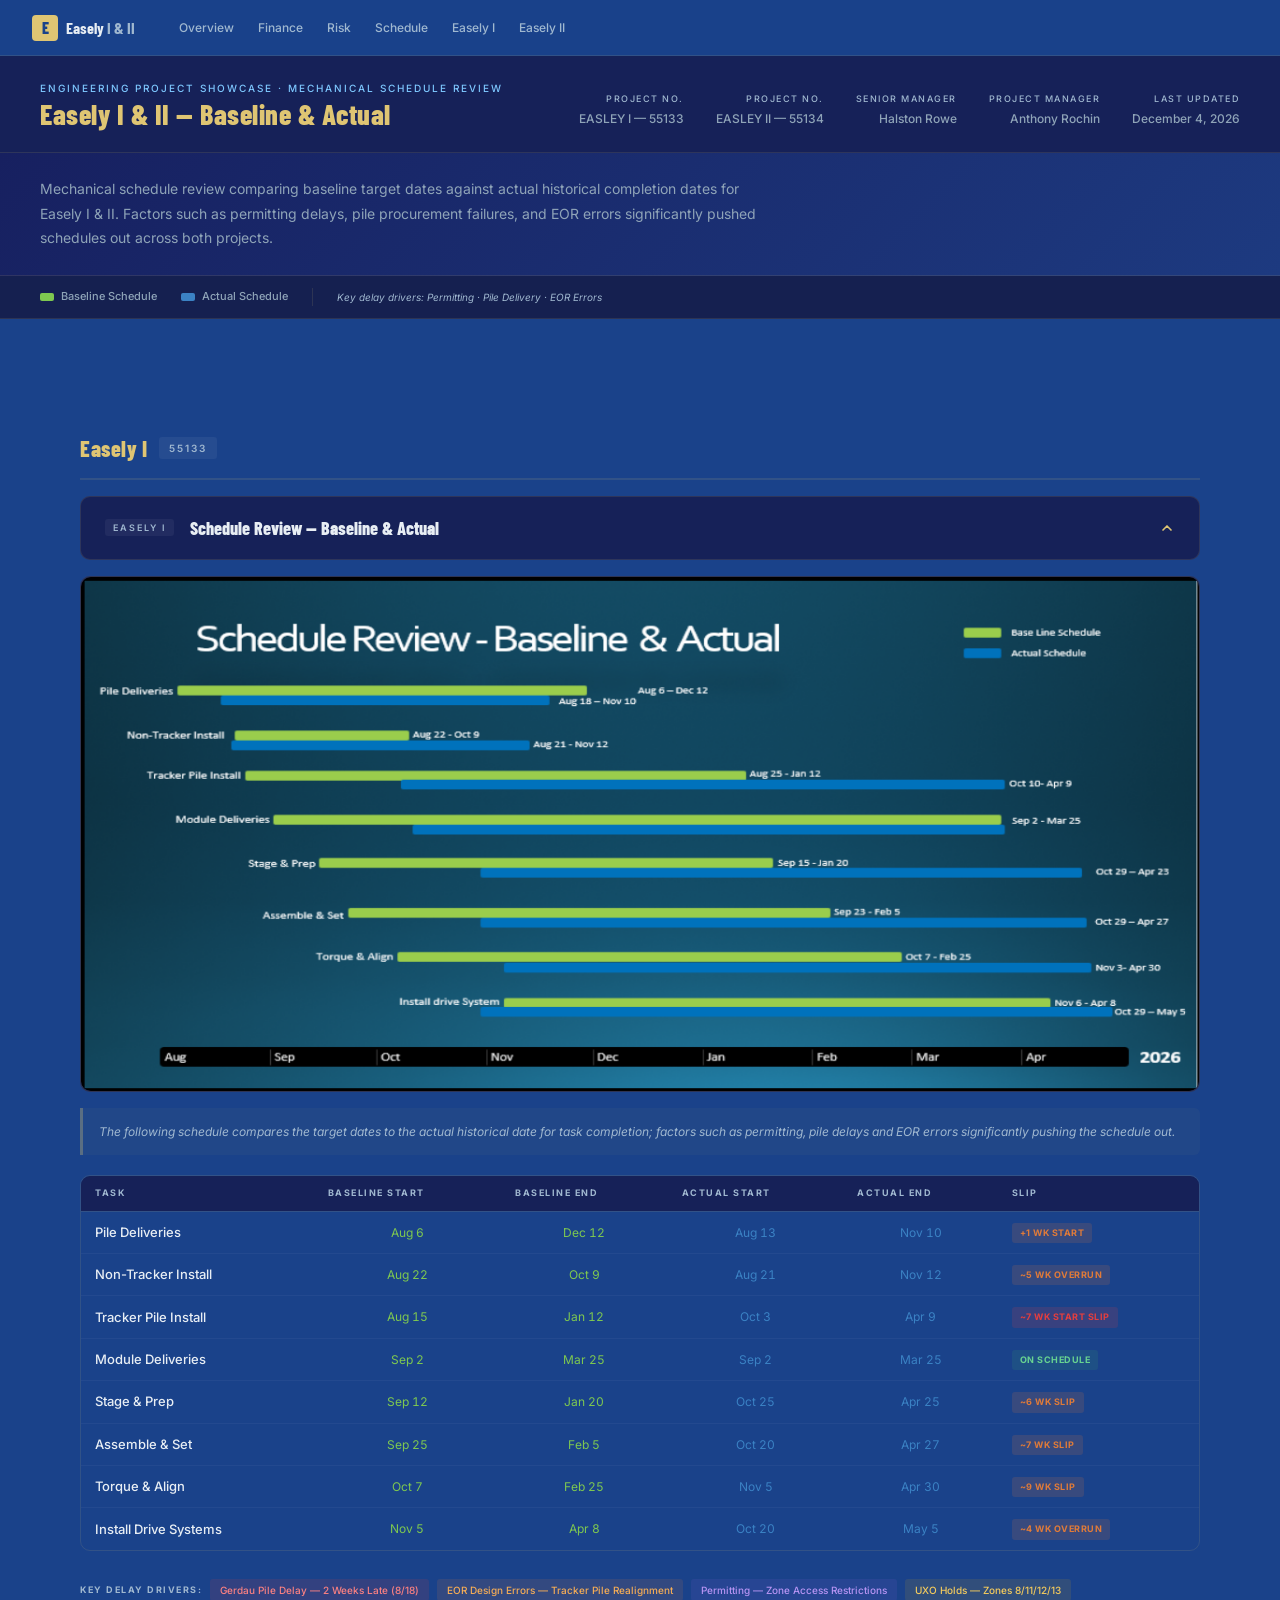
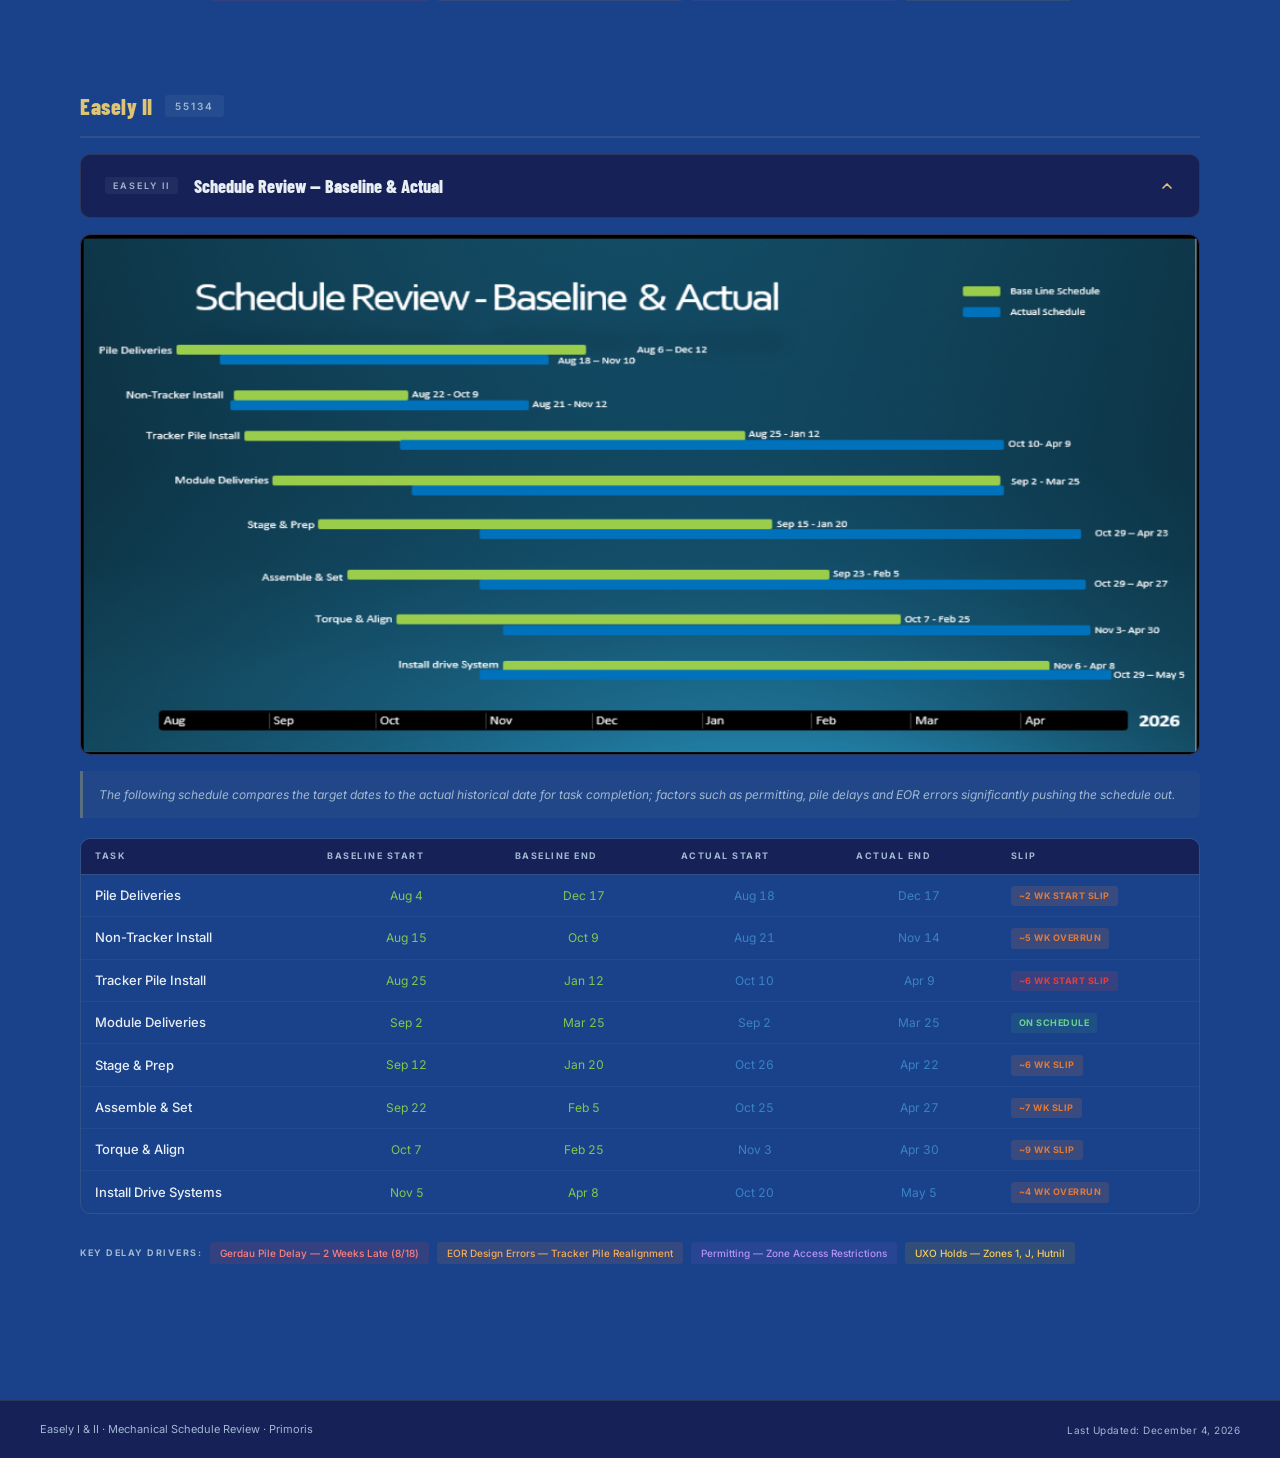
<file: MechSched.html>
<!DOCTYPE html>
<html lang="en">
<head>
  <meta charset="UTF-8">
  <meta name="viewport" content="width=device-width, initial-scale=1.0">
  <title>Easely I &amp; II — Mechanical Schedule Review</title>
  <link rel="preconnect" href="https://fonts.googleapis.com">
  <link href="https://fonts.googleapis.com/css2?family=Barlow+Condensed:wght@400;600;700;800&family=Inter:wght@300;400;500;600&display=swap" rel="stylesheet">
  <link rel="stylesheet" href="css/stylem.css">
</head>
<body>

<!-- NAV BAR -->
<nav class="site-nav">
  <div class="nav-logo">
    <span class="nav-logo-mark">E</span>
    <span class="nav-logo-text">Easely <span class="nav-logo-dim">I &amp; II</span></span>
  </div>
  <ul class="nav-links">
    <li><a href="index.html"     class="nav-link">Overview</a></li>
    <li><a href="Finance.html"   class="nav-link">Finance</a></li>
    <li><a href="RiskMan.html"   class="nav-link">Risk</a></li>
    <li><a href="#overview"      class="nav-link active">Schedule</a></li>
    <li><a href="#easely-i"      class="nav-link">Easely I</a></li>
    <li><a href="#easely-ii"     class="nav-link">Easely II</a></li>
  </ul>
  <button class="nav-mobile-toggle" id="mobileToggle" aria-label="Toggle navigation">
    <span></span><span></span><span></span>
  </button>
</nav>

<!-- HEADER -->
<header class="site-header" id="overview">
  <div class="header-brand">
    <div class="header-eyebrow">Engineering Project Showcase · Mechanical Schedule Review</div>
    <div class="header-title">Easely I &amp; II — Baseline &amp; Actual</div>
  </div>
  <div class="header-meta">
    <div class="meta-item">
      <span class="meta-label">Project No.</span>
      <span class="meta-value">EASLEY I — 55133</span>
    </div>
    <div class="meta-item">
      <span class="meta-label">Project No.</span>
      <span class="meta-value">EASLEY II — 55134</span>
    </div>
    <div class="meta-item">
      <span class="meta-label">Senior Manager</span>
      <span class="meta-value">Halston Rowe</span>
    </div>
    <div class="meta-item">
      <span class="meta-label">Project Manager</span>
      <span class="meta-value">Anthony Rochin</span>
    </div>
    <div class="meta-item">
      <span class="meta-label">Last Updated</span>
      <span class="meta-value" id="report-date">—</span>
    </div>
  </div>
</header>

<!-- HERO -->
<section class="hero">
  <p class="hero-summary">
    Mechanical schedule review comparing baseline target dates against actual historical completion dates
    for Easely I &amp; II. Factors such as permitting delays, pile procurement failures, and EOR errors
    significantly pushed schedules out across both projects.
  </p>
</section>

<!-- LEGEND BANNER -->
<div class="sched-legend-bar">
  <div class="sleg-item">
    <span class="sleg-dot baseline-dot"></span>
    <span>Baseline Schedule</span>
  </div>
  <div class="sleg-item">
    <span class="sleg-dot actual-dot"></span>
    <span>Actual Schedule</span>
  </div>
  <div class="sleg-divider"></div>
  <div class="sleg-note">Key delay drivers: Permitting · Pile Delivery · EOR Errors</div>
</div>

<main class="main">

  <!-- ================================================================
       EASELY I
       ================================================================ -->
  <div class="project-divider" id="easely-i">
    <span class="project-divider-label">Easely I</span>
    <span class="project-divider-num">55133</span>
  </div>

  <button class="collapsible-header" data-target="collapse-e1-sched" aria-expanded="true">
    <div class="project-block-label">Easely I</div>
    <div class="project-block-title">Schedule Review — Baseline &amp; Actual</div>
    <span class="collapse-chevron" aria-hidden="true">
      <svg width="16" height="16" viewBox="0 0 24 24" fill="none" stroke="currentColor" stroke-width="2.5" stroke-linecap="round" stroke-linejoin="round"><polyline points="18 15 12 9 6 15"/></svg>
    </span>
  </button>
  <div class="collapsible-body" id="collapse-e1-sched">

    <!-- Image block -->
    <div class="sched-img-block">
      <div class="sched-img-wrap" id="sched-img-e1">
        <div class="sched-img-placeholder" onclick="document.getElementById('upload-e1').click()">
          <svg width="32" height="32" viewBox="0 0 24 24" fill="none" stroke="currentColor" stroke-width="1.5" stroke-linecap="round" stroke-linejoin="round"><rect x="3" y="3" width="18" height="18" rx="2"/><circle cx="8.5" cy="8.5" r="1.5"/><polyline points="21 15 16 10 5 21"/></svg>
          <span>Click to add Easely I schedule image</span>
          <span class="img-hint">assets/images/sched_e1.png</span>
        </div>
        <img id="sched-img-e1-preview" src="assets/images/sched_e1.png" alt="Easely I Schedule Review"
             onerror="this.style.display='none'; document.getElementById('sched-img-e1').querySelector('.sched-img-placeholder').style.display='flex';"
             onload="this.style.display='block'; document.getElementById('sched-img-e1').querySelector('.sched-img-placeholder').style.display='none';">
      </div>
      <input type="file" id="upload-e1" class="img-file-input" accept="image/*">
    </div>

    <!-- Caption -->
    <p class="sched-caption">
      The following schedule compares the target dates to the actual historical date for task completion;
      factors such as permitting, pile delays and EOR errors significantly pushing the schedule out.
    </p>

    <!-- Date comparison table -->
    <div class="sched-table-wrap">
      <table class="sched-table">
        <thead>
          <tr>
            <th class="st-task">Task</th>
            <th class="st-dates">Baseline Start</th>
            <th class="st-dates">Baseline End</th>
            <th class="st-dates">Actual Start</th>
            <th class="st-dates">Actual End</th>
            <th class="st-delta">Slip</th>
          </tr>
        </thead>
        <tbody>
          <tr>
            <td class="task-name">Pile Deliveries</td>
            <td class="baseline-cell">Aug 6</td>
            <td class="baseline-cell">Dec 12</td>
            <td class="actual-cell">Aug 13</td>
            <td class="actual-cell">Nov 10</td>
            <td><span class="delta-badge delta-late">+1 wk start</span></td>
          </tr>
          <tr>
            <td class="task-name">Non-Tracker Install</td>
            <td class="baseline-cell">Aug 22</td>
            <td class="baseline-cell">Oct 9</td>
            <td class="actual-cell">Aug 21</td>
            <td class="actual-cell">Nov 12</td>
            <td><span class="delta-badge delta-late">~5 wk overrun</span></td>
          </tr>
          <tr>
            <td class="task-name">Tracker Pile Install</td>
            <td class="baseline-cell">Aug 15</td>
            <td class="baseline-cell">Jan 12</td>
            <td class="actual-cell">Oct 3</td>
            <td class="actual-cell">Apr 9</td>
            <td><span class="delta-badge delta-critical">~7 wk start slip</span></td>
          </tr>
          <tr>
            <td class="task-name">Module Deliveries</td>
            <td class="baseline-cell">Sep 2</td>
            <td class="baseline-cell">Mar 25</td>
            <td class="actual-cell">Sep 2</td>
            <td class="actual-cell">Mar 25</td>
            <td><span class="delta-badge delta-ok">On Schedule</span></td>
          </tr>
          <tr>
            <td class="task-name">Stage &amp; Prep</td>
            <td class="baseline-cell">Sep 12</td>
            <td class="baseline-cell">Jan 20</td>
            <td class="actual-cell">Oct 25</td>
            <td class="actual-cell">Apr 25</td>
            <td><span class="delta-badge delta-late">~6 wk slip</span></td>
          </tr>
          <tr>
            <td class="task-name">Assemble &amp; Set</td>
            <td class="baseline-cell">Sep 25</td>
            <td class="baseline-cell">Feb 5</td>
            <td class="actual-cell">Oct 20</td>
            <td class="actual-cell">Apr 27</td>
            <td><span class="delta-badge delta-late">~7 wk slip</span></td>
          </tr>
          <tr>
            <td class="task-name">Torque &amp; Align</td>
            <td class="baseline-cell">Oct 7</td>
            <td class="baseline-cell">Feb 25</td>
            <td class="actual-cell">Nov 5</td>
            <td class="actual-cell">Apr 30</td>
            <td><span class="delta-badge delta-late">~9 wk slip</span></td>
          </tr>
          <tr>
            <td class="task-name">Install Drive Systems</td>
            <td class="baseline-cell">Nov 5</td>
            <td class="baseline-cell">Apr 8</td>
            <td class="actual-cell">Oct 20</td>
            <td class="actual-cell">May 5</td>
            <td><span class="delta-badge delta-late">~4 wk overrun</span></td>
          </tr>
        </tbody>
      </table>
    </div>

    <!-- Delay driver tags -->
    <div class="delay-drivers">
      <span class="driver-label">Key Delay Drivers:</span>
      <span class="driver-tag driver-pile">Gerdau Pile Delay — 2 Weeks Late (8/18)</span>
      <span class="driver-tag driver-eor">EOR Design Errors — Tracker Pile Realignment</span>
      <span class="driver-tag driver-permit">Permitting — Zone Access Restrictions</span>
      <span class="driver-tag driver-uxo">UXO Holds — Zones 8/11/12/13</span>
    </div>

  </div><!-- /collapse-e1-sched -->


  <!-- ================================================================
       EASELY II
       ================================================================ -->
  <div class="project-divider" id="easely-ii">
    <span class="project-divider-label">Easely II</span>
    <span class="project-divider-num">55134</span>
  </div>

  <button class="collapsible-header" data-target="collapse-e2-sched" aria-expanded="true">
    <div class="project-block-label">Easely II</div>
    <div class="project-block-title">Schedule Review — Baseline &amp; Actual</div>
    <span class="collapse-chevron" aria-hidden="true">
      <svg width="16" height="16" viewBox="0 0 24 24" fill="none" stroke="currentColor" stroke-width="2.5" stroke-linecap="round" stroke-linejoin="round"><polyline points="18 15 12 9 6 15"/></svg>
    </span>
  </button>
  <div class="collapsible-body" id="collapse-e2-sched">

    <!-- Image block -->
    <div class="sched-img-block">
      <div class="sched-img-wrap" id="sched-img-e2">
        <div class="sched-img-placeholder" onclick="document.getElementById('upload-e2').click()">
          <svg width="32" height="32" viewBox="0 0 24 24" fill="none" stroke="currentColor" stroke-width="1.5" stroke-linecap="round" stroke-linejoin="round"><rect x="3" y="3" width="18" height="18" rx="2"/><circle cx="8.5" cy="8.5" r="1.5"/><polyline points="21 15 16 10 5 21"/></svg>
          <span>Click to add Easely II schedule image</span>
          <span class="img-hint">assets/images/sched_e2.png</span>
        </div>
        <img id="sched-img-e2-preview" src="assets/images/sched_e2.png" alt="Easely II Schedule Review"
             onerror="this.style.display='none'; document.getElementById('sched-img-e2').querySelector('.sched-img-placeholder').style.display='flex';"
             onload="this.style.display='block'; document.getElementById('sched-img-e2').querySelector('.sched-img-placeholder').style.display='none';">
      </div>
      <input type="file" id="upload-e2" class="img-file-input" accept="image/*">
    </div>

    <!-- Caption -->
    <p class="sched-caption">
      The following schedule compares the target dates to the actual historical date for task completion;
      factors such as permitting, pile delays and EOR errors significantly pushing the schedule out.
    </p>

    <!-- Date comparison table -->
    <div class="sched-table-wrap">
      <table class="sched-table">
        <thead>
          <tr>
            <th class="st-task">Task</th>
            <th class="st-dates">Baseline Start</th>
            <th class="st-dates">Baseline End</th>
            <th class="st-dates">Actual Start</th>
            <th class="st-dates">Actual End</th>
            <th class="st-delta">Slip</th>
          </tr>
        </thead>
        <tbody>
          <tr>
            <td class="task-name">Pile Deliveries</td>
            <td class="baseline-cell">Aug 4</td>
            <td class="baseline-cell">Dec 17</td>
            <td class="actual-cell">Aug 18</td>
            <td class="actual-cell">Dec 17</td>
            <td><span class="delta-badge delta-late">~2 wk start slip</span></td>
          </tr>
          <tr>
            <td class="task-name">Non-Tracker Install</td>
            <td class="baseline-cell">Aug 15</td>
            <td class="baseline-cell">Oct 9</td>
            <td class="actual-cell">Aug 21</td>
            <td class="actual-cell">Nov 14</td>
            <td><span class="delta-badge delta-late">~5 wk overrun</span></td>
          </tr>
          <tr>
            <td class="task-name">Tracker Pile Install</td>
            <td class="baseline-cell">Aug 25</td>
            <td class="baseline-cell">Jan 12</td>
            <td class="actual-cell">Oct 10</td>
            <td class="actual-cell">Apr 9</td>
            <td><span class="delta-badge delta-critical">~6 wk start slip</span></td>
          </tr>
          <tr>
            <td class="task-name">Module Deliveries</td>
            <td class="baseline-cell">Sep 2</td>
            <td class="baseline-cell">Mar 25</td>
            <td class="actual-cell">Sep 2</td>
            <td class="actual-cell">Mar 25</td>
            <td><span class="delta-badge delta-ok">On Schedule</span></td>
          </tr>
          <tr>
            <td class="task-name">Stage &amp; Prep</td>
            <td class="baseline-cell">Sep 12</td>
            <td class="baseline-cell">Jan 20</td>
            <td class="actual-cell">Oct 26</td>
            <td class="actual-cell">Apr 22</td>
            <td><span class="delta-badge delta-late">~6 wk slip</span></td>
          </tr>
          <tr>
            <td class="task-name">Assemble &amp; Set</td>
            <td class="baseline-cell">Sep 22</td>
            <td class="baseline-cell">Feb 5</td>
            <td class="actual-cell">Oct 25</td>
            <td class="actual-cell">Apr 27</td>
            <td><span class="delta-badge delta-late">~7 wk slip</span></td>
          </tr>
          <tr>
            <td class="task-name">Torque &amp; Align</td>
            <td class="baseline-cell">Oct 7</td>
            <td class="baseline-cell">Feb 25</td>
            <td class="actual-cell">Nov 3</td>
            <td class="actual-cell">Apr 30</td>
            <td><span class="delta-badge delta-late">~9 wk slip</span></td>
          </tr>
          <tr>
            <td class="task-name">Install Drive Systems</td>
            <td class="baseline-cell">Nov 5</td>
            <td class="baseline-cell">Apr 8</td>
            <td class="actual-cell">Oct 20</td>
            <td class="actual-cell">May 5</td>
            <td><span class="delta-badge delta-late">~4 wk overrun</span></td>
          </tr>
        </tbody>
      </table>
    </div>

    <!-- Delay driver tags -->
    <div class="delay-drivers">
      <span class="driver-label">Key Delay Drivers:</span>
      <span class="driver-tag driver-pile">Gerdau Pile Delay — 2 Weeks Late (8/18)</span>
      <span class="driver-tag driver-eor">EOR Design Errors — Tracker Pile Realignment</span>
      <span class="driver-tag driver-permit">Permitting — Zone Access Restrictions</span>
      <span class="driver-tag driver-uxo">UXO Holds — Zones 1, J, Hutnil</span>
    </div>

  </div><!-- /collapse-e2-sched -->

</main>

<footer>
  <p>Easely I &amp; II · Mechanical Schedule Review · Primoris</p>
  <span class="update-tag">Last Updated: <span id="footer-date">—</span></span>
</footer>

<script src="js/mainm.js"></script>
</body>
</html>
</file>
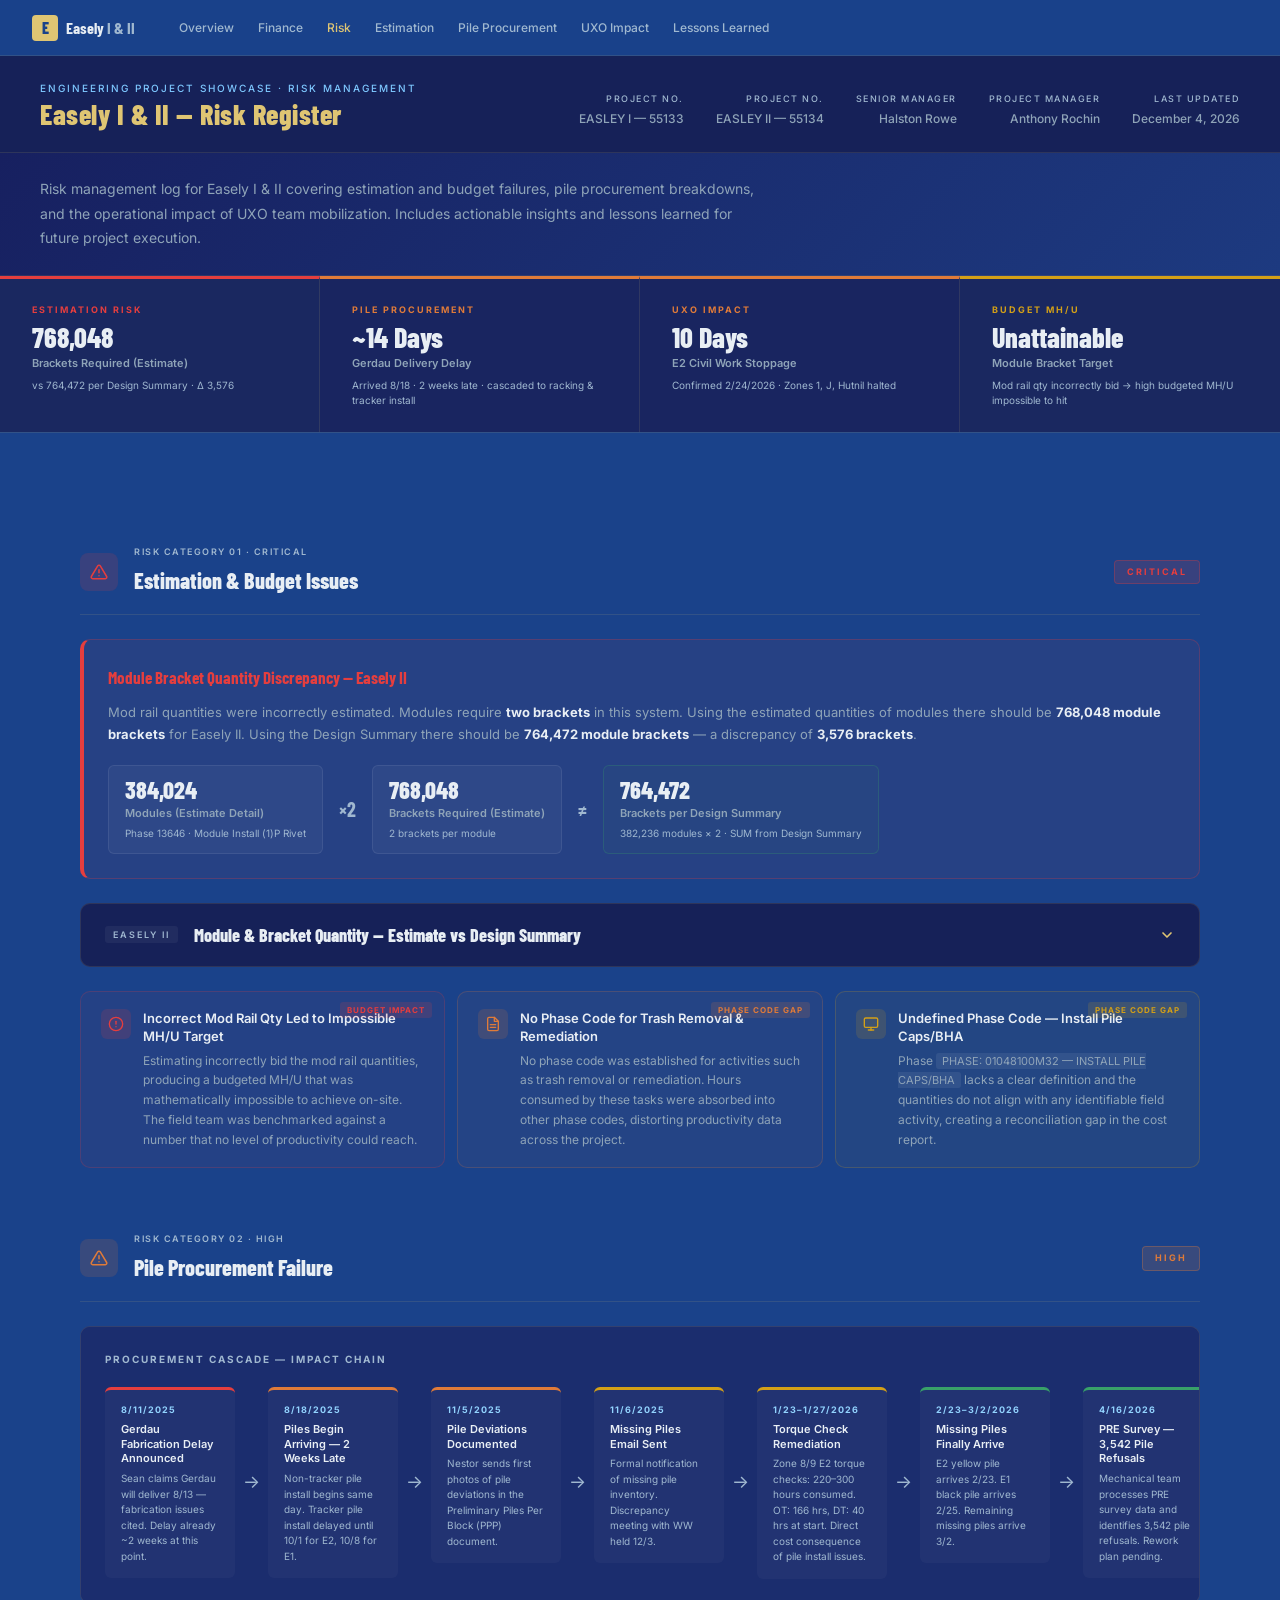
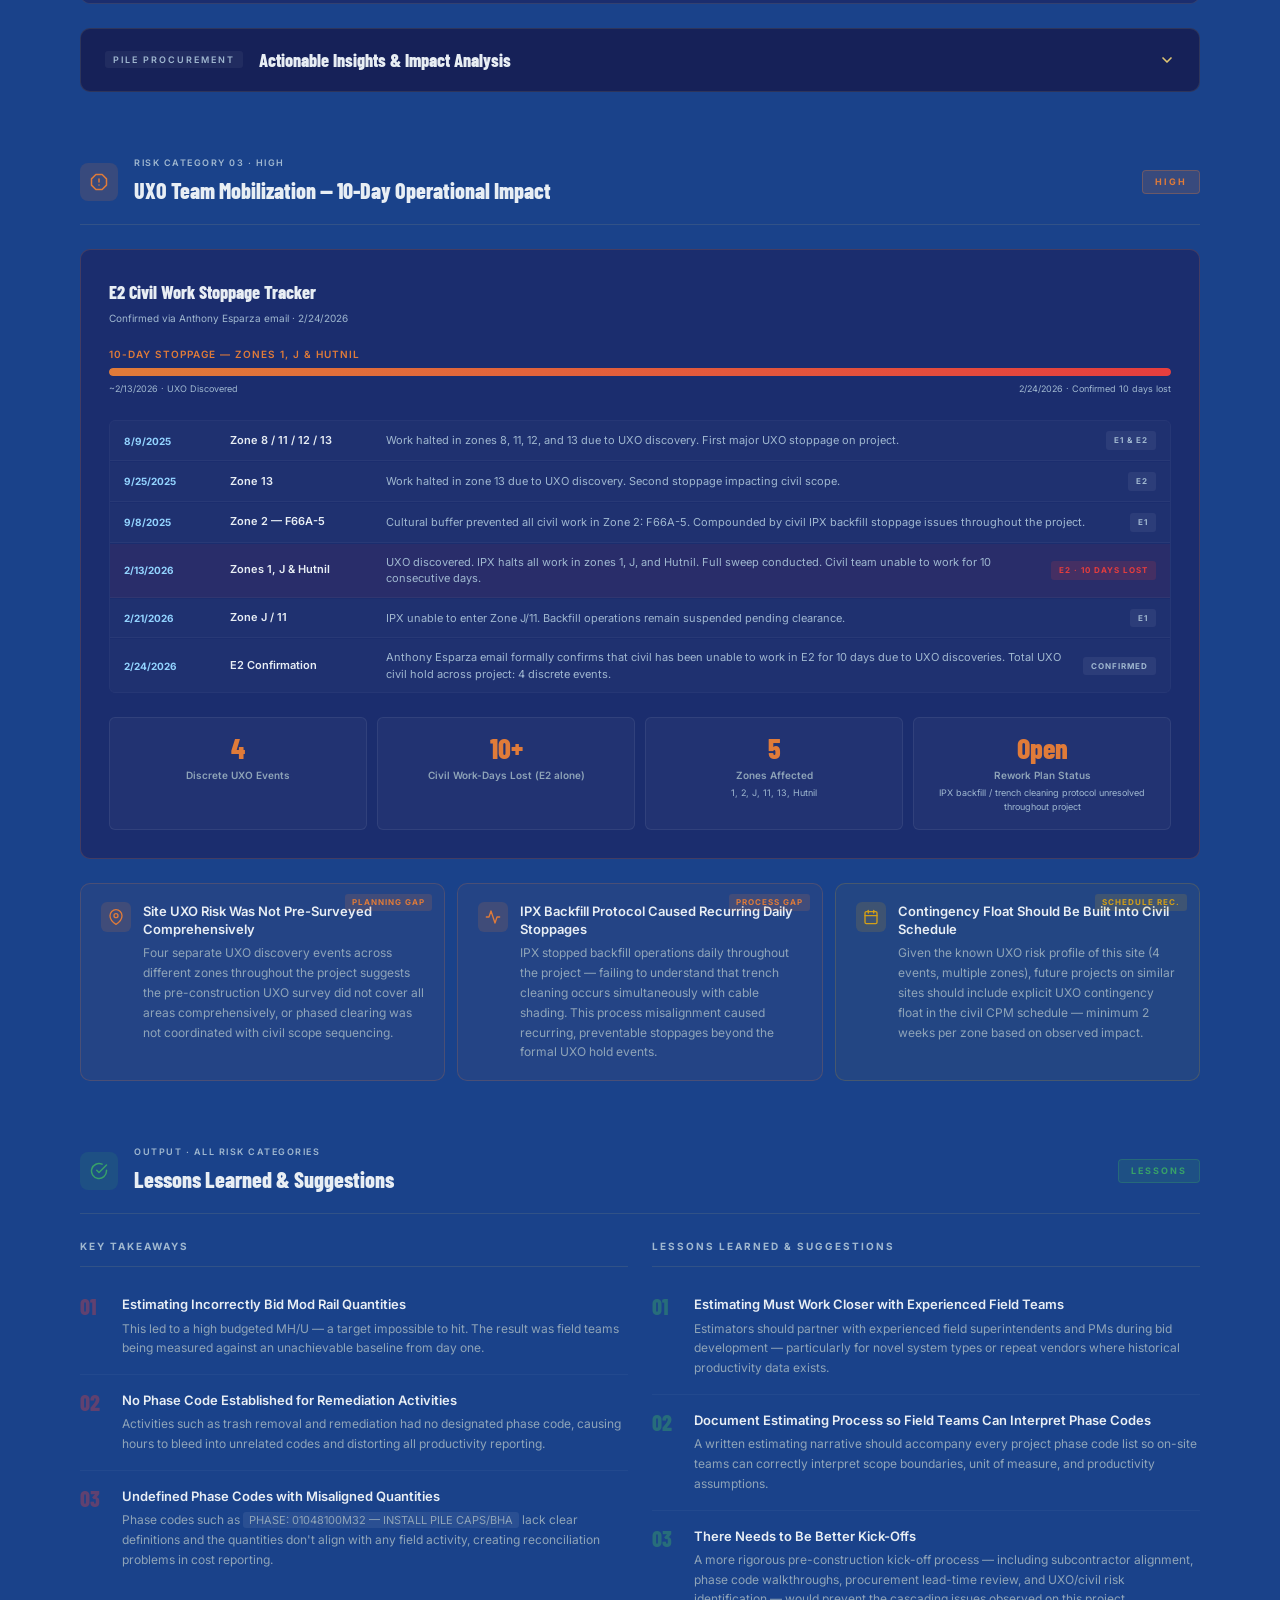
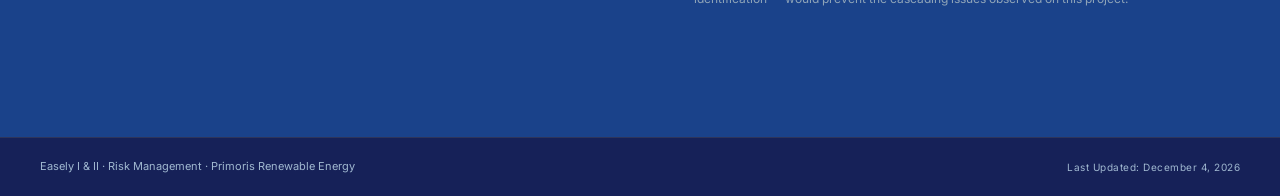
<file: RiskMan.html>
<!DOCTYPE html>
<html lang="en">
<head>
  <meta charset="UTF-8">
  <meta name="viewport" content="width=device-width, initial-scale=1.0">
  <title>Easely I &amp; II — Risk Management</title>
  <link rel="preconnect" href="https://fonts.googleapis.com">
  <link href="https://fonts.googleapis.com/css2?family=Barlow+Condensed:wght@400;600;700;800&family=Inter:wght@300;400;500;600&display=swap" rel="stylesheet">
  <link rel="stylesheet" href="css/styler.css">
</head>
<body>

<!-- NAV BAR -->
<nav class="site-nav">
  <div class="nav-logo">
    <span class="nav-logo-mark">E</span>
    <span class="nav-logo-text">Easely <span class="nav-logo-dim">I &amp; II</span></span>
  </div>
  <ul class="nav-links">
    <li><a href="index.html"      class="nav-link">Overview</a></li>
    <li><a href="Finance.html"    class="nav-link">Finance</a></li>
    <li><a href="#overview"       class="nav-link active">Risk</a></li>
    <li><a href="#estimation"     class="nav-link">Estimation</a></li>
    <li><a href="#pile-proc"      class="nav-link">Pile Procurement</a></li>
    <li><a href="#uxo"            class="nav-link">UXO Impact</a></li>
    <li><a href="#lessons"        class="nav-link">Lessons Learned</a></li>
  </ul>
  <button class="nav-mobile-toggle" id="mobileToggle" aria-label="Toggle navigation">
    <span></span><span></span><span></span>
  </button>
</nav>

<!-- HEADER -->
<header class="site-header" id="overview">
  <div class="header-brand">
    <div class="header-eyebrow">Engineering Project Showcase · Risk Management</div>
    <div class="header-title">Easely I &amp; II — Risk Register</div>
  </div>
  <div class="header-meta">
    <div class="meta-item">
      <span class="meta-label">Project No.</span>
      <span class="meta-value">EASLEY I — 55133</span>
    </div>
    <div class="meta-item">
      <span class="meta-label">Project No.</span>
      <span class="meta-value">EASLEY II — 55134</span>
    </div>
    <div class="meta-item">
      <span class="meta-label">Senior Manager</span>
      <span class="meta-value">Halston Rowe</span>
    </div>
    <div class="meta-item">
      <span class="meta-label">Project Manager</span>
      <span class="meta-value">Anthony Rochin</span>
    </div>
    <div class="meta-item">
      <span class="meta-label">Last Updated</span>
      <span class="meta-value" id="report-date">—</span>
    </div>
  </div>
</header>

<!-- HERO -->
<section class="hero">
  <p class="hero-summary">
    Risk management log for Easely I &amp; II covering estimation and budget failures,
    pile procurement breakdowns, and the operational impact of UXO team mobilization.
    Includes actionable insights and lessons learned for future project execution.
  </p>
</section>

<!-- RISK SUMMARY BANNER -->
<section class="risk-banner">
  <div class="risk-banner-card critical">
    <div class="rb-eyebrow">Estimation Risk</div>
    <div class="rb-value">768,048</div>
    <div class="rb-label">Brackets Required (Estimate)</div>
    <div class="rb-delta">vs 764,472 per Design Summary · Δ 3,576</div>
  </div>
  <div class="risk-banner-card high">
    <div class="rb-eyebrow">Pile Procurement</div>
    <div class="rb-value">~14 Days</div>
    <div class="rb-label">Gerdau Delivery Delay</div>
    <div class="rb-delta">Arrived 8/18 · 2 weeks late · cascaded to racking &amp; tracker install</div>
  </div>
  <div class="risk-banner-card high">
    <div class="rb-eyebrow">UXO Impact</div>
    <div class="rb-value">10 Days</div>
    <div class="rb-label">E2 Civil Work Stoppage</div>
    <div class="rb-delta">Confirmed 2/24/2026 · Zones 1, J, Hutnil halted</div>
  </div>
  <div class="risk-banner-card medium">
    <div class="rb-eyebrow">Budget MH/U</div>
    <div class="rb-value">Unattainable</div>
    <div class="rb-label">Module Bracket Target</div>
    <div class="rb-delta">Mod rail qty incorrectly bid → high budgeted MH/U impossible to hit</div>
  </div>
</section>

<main class="main">

  <!-- ================================================================
       RISK 1 — ESTIMATION & BUDGET ISSUES
       ================================================================ -->
  <div class="risk-section-header" id="estimation">
    <div class="rsh-icon rsh-critical">
      <svg width="18" height="18" viewBox="0 0 24 24" fill="none" stroke="currentColor" stroke-width="2" stroke-linecap="round" stroke-linejoin="round"><path d="M10.29 3.86L1.82 18a2 2 0 0 0 1.71 3h16.94a2 2 0 0 0 1.71-3L13.71 3.86a2 2 0 0 0-3.42 0z"/><line x1="12" y1="9" x2="12" y2="13"/><line x1="12" y1="17" x2="12.01" y2="17"/></svg>
    </div>
    <div>
      <div class="rsh-label">Risk Category 01 · Critical</div>
      <div class="rsh-title">Estimation &amp; Budget Issues</div>
    </div>
    <div class="rsh-badge critical">CRITICAL</div>
  </div>

  <!-- Bracket discrepancy callout -->
  <div class="risk-callout critical-callout">
    <div class="rc-headline">Module Bracket Quantity Discrepancy — Easely II</div>
    <div class="rc-body">Mod rail quantities were incorrectly estimated. Modules require <strong>two brackets</strong> in this system. Using the estimated quantities of modules there should be <strong>768,048 module brackets</strong> for Easely II. Using the Design Summary there should be <strong>764,472 module brackets</strong> — a discrepancy of <strong>3,576 brackets</strong>.</div>
    <div class="rc-figures">
      <div class="rc-fig">
        <div class="rc-fig-val">384,024</div>
        <div class="rc-fig-label">Modules (Estimate Detail)</div>
        <div class="rc-fig-sub">Phase 13646 · Module Install (1)P Rivet</div>
      </div>
      <div class="rc-arrow">×2</div>
      <div class="rc-fig">
        <div class="rc-fig-val">768,048</div>
        <div class="rc-fig-label">Brackets Required (Estimate)</div>
        <div class="rc-fig-sub">2 brackets per module</div>
      </div>
      <div class="rc-arrow">≠</div>
      <div class="rc-fig rc-fig-alt">
        <div class="rc-fig-val">764,472</div>
        <div class="rc-fig-label">Brackets per Design Summary</div>
        <div class="rc-fig-sub">382,236 modules × 2 · SUM from Design Summary</div>
      </div>
    </div>
  </div>

  <!-- Estimation data table -->
  <button class="collapsible-header" data-target="collapse-est-data" aria-expanded="false">
    <div class="project-block-label">Easely II</div>
    <div class="project-block-title">Module &amp; Bracket Quantity — Estimate vs Design Summary</div>
    <span class="collapse-chevron" aria-hidden="true">
      <svg width="16" height="16" viewBox="0 0 24 24" fill="none" stroke="currentColor" stroke-width="2.5" stroke-linecap="round" stroke-linejoin="round"><polyline points="18 15 12 9 6 15"/></svg>
    </span>
  </button>
  <div class="collapsible-body collapsed" id="collapse-est-data">
    <p class="table-note" style="padding:0 0 1rem;">Easely II estimated quantities of modules pulled from the Estimate Detail · Module bracket quantities from Easely II Design Summary</p>
    <div class="table-wrap">
      <table class="cost-table">
        <thead>
          <tr>
            <th>Source</th>
            <th>Phase / Reference</th>
            <th class="col-cost">Quantity</th>
            <th class="col-cost">Brackets (×2)</th>
            <th class="col-hours">Delta vs Design</th>
          </tr>
        </thead>
        <tbody>
          <tr>
            <td><span class="src-badge estimate">Estimate Detail</span></td>
            <td>Phase 13646 — Module Install (1)P Rivet</td>
            <td style="text-align:right;font-variant-numeric:tabular-nums;">384,024</td>
            <td style="text-align:right;font-variant-numeric:tabular-nums;color:var(--risk-critical);">768,048</td>
            <td style="text-align:right;color:var(--risk-high);">+3,576</td>
          </tr>
          <tr>
            <td><span class="src-badge design">Design Summary</span></td>
            <td>Easely II Solar Design Summary — SUM of all blocks</td>
            <td style="text-align:right;font-variant-numeric:tabular-nums;">382,236</td>
            <td style="text-align:right;font-variant-numeric:tabular-nums;color:var(--text-primary);">764,472</td>
            <td style="text-align:right;color:var(--text-muted);">—</td>
          </tr>
          <tr>
            <td><span class="src-badge estimate">Estimate Detail</span></td>
            <td>Phase 13635 — NXT Install Module Bracket (435,744 each)</td>
            <td style="text-align:right;font-variant-numeric:tabular-nums;">435,744</td>
            <td style="text-align:right;color:var(--risk-critical);">Overbid vs actual need</td>
            <td style="text-align:right;color:var(--risk-critical);">High MH/U</td>
          </tr>
        </tbody>
      </table>
    </div>

    <!-- Design Summary block breakdown -->
    <p class="table-note" style="padding:1.5rem 0 0.5rem;">Easely II Solar Design Summary — Block totals (First Solar Series 7 TR1 · NexTracker Horizon)</p>
    <div class="table-wrap">
      <table class="cost-table">
        <thead>
          <tr>
            <th>Circuit</th>
            <th>Block</th>
            <th class="col-cost">Wattage (W)</th>
            <th class="col-cost">Modules/String</th>
            <th class="col-hours">Qty Strings</th>
            <th class="col-hours">Qty Modules</th>
          </tr>
        </thead>
        <tbody>
          <tr><td>F51A</td><td>F51A-1-1</td><td style="text-align:right">525</td><td style="text-align:right">6</td><td style="text-align:right">18</td><td style="text-align:right">1,728</td></tr>
          <tr><td>F51A</td><td>F51A-1-2</td><td style="text-align:right">525</td><td style="text-align:right">6</td><td style="text-align:right">13</td><td style="text-align:right">1,638</td></tr>
          <tr><td>F51A</td><td>F51A-1-3</td><td style="text-align:right">525</td><td style="text-align:right">6</td><td style="text-align:right">18</td><td style="text-align:right">1,728</td></tr>
          <tr><td>F51A</td><td>F51A-1-4</td><td style="text-align:right">525</td><td style="text-align:right">6</td><td style="text-align:right">21</td><td style="text-align:right">1,638</td></tr>
          <tr><td>F51A</td><td>F51A-1-5</td><td style="text-align:right">525</td><td style="text-align:right">6</td><td style="text-align:right">17</td><td style="text-align:right">1,632</td></tr>
          <tr class="subtotal-row"><td colspan="5">F51A subtotal (all blocks) — Design Summary total</td><td style="text-align:right;color:var(--gold);">see totals</td></tr>
          <tr class="grand-total"><td colspan="4">Design Summary Grand Total</td><td style="text-align:right">63,706 strings</td><td style="text-align:right">382,236 modules</td></tr>
        </tbody>
      </table>
    </div>
  </div>

  <!-- Actionable insights — Estimation -->
  <div class="insights-grid" id="estimation-insights">
    <div class="insight-card critical-card">
      <div class="insight-icon">
        <svg width="16" height="16" viewBox="0 0 24 24" fill="none" stroke="currentColor" stroke-width="2" stroke-linecap="round" stroke-linejoin="round"><circle cx="12" cy="12" r="10"/><line x1="12" y1="8" x2="12" y2="12"/><line x1="12" y1="16" x2="12.01" y2="16"/></svg>
      </div>
      <div class="insight-body">
        <div class="insight-title">Incorrect Mod Rail Qty Led to Impossible MH/U Target</div>
        <div class="insight-desc">Estimating incorrectly bid the mod rail quantities, producing a budgeted MH/U that was mathematically impossible to achieve on-site. The field team was benchmarked against a number that no level of productivity could reach.</div>
      </div>
      <div class="insight-tag critical-tag">Budget Impact</div>
    </div>
    <div class="insight-card high-card">
      <div class="insight-icon">
        <svg width="16" height="16" viewBox="0 0 24 24" fill="none" stroke="currentColor" stroke-width="2" stroke-linecap="round" stroke-linejoin="round"><path d="M14 2H6a2 2 0 0 0-2 2v16a2 2 0 0 0 2 2h12a2 2 0 0 0 2-2V8z"/><polyline points="14 2 14 8 20 8"/><line x1="16" y1="13" x2="8" y2="13"/><line x1="16" y1="17" x2="8" y2="17"/></svg>
      </div>
      <div class="insight-body">
        <div class="insight-title">No Phase Code for Trash Removal &amp; Remediation</div>
        <div class="insight-desc">No phase code was established for activities such as trash removal or remediation. Hours consumed by these tasks were absorbed into other phase codes, distorting productivity data across the project.</div>
      </div>
      <div class="insight-tag high-tag">Phase Code Gap</div>
    </div>
    <div class="insight-card medium-card">
      <div class="insight-icon">
        <svg width="16" height="16" viewBox="0 0 24 24" fill="none" stroke="currentColor" stroke-width="2" stroke-linecap="round" stroke-linejoin="round"><rect x="2" y="3" width="20" height="14" rx="2"/><line x1="8" y1="21" x2="16" y2="21"/><line x1="12" y1="17" x2="12" y2="21"/></svg>
      </div>
      <div class="insight-body">
        <div class="insight-title">Undefined Phase Code — Install Pile Caps/BHA</div>
        <div class="insight-desc">Phase <code>PHASE: 01048100M32 — INSTALL PILE CAPS/BHA</code> lacks a clear definition and the quantities do not align with any identifiable field activity, creating a reconciliation gap in the cost report.</div>
      </div>
      <div class="insight-tag medium-tag">Phase Code Gap</div>
    </div>
  </div>


  <!-- ================================================================
       RISK 2 — PILE PROCUREMENT FAILURE
       ================================================================ -->
  <div class="risk-section-header" id="pile-proc">
    <div class="rsh-icon rsh-high">
      <svg width="18" height="18" viewBox="0 0 24 24" fill="none" stroke="currentColor" stroke-width="2" stroke-linecap="round" stroke-linejoin="round"><path d="M10.29 3.86L1.82 18a2 2 0 0 0 1.71 3h16.94a2 2 0 0 0 1.71-3L13.71 3.86a2 2 0 0 0-3.42 0z"/><line x1="12" y1="9" x2="12" y2="13"/><line x1="12" y1="17" x2="12.01" y2="17"/></svg>
    </div>
    <div>
      <div class="rsh-label">Risk Category 02 · High</div>
      <div class="rsh-title">Pile Procurement Failure</div>
    </div>
    <div class="rsh-badge high">HIGH</div>
  </div>

  <!-- Cascade timeline -->
  <div class="cascade-timeline">
    <div class="ct-heading">Procurement Cascade — Impact Chain</div>
    <div class="ct-track">
      <div class="ct-node critical-node">
        <div class="ct-date">8/11/2025</div>
        <div class="ct-event">Gerdau Fabrication Delay Announced</div>
        <div class="ct-detail">Sean claims Gerdau will deliver 8/13 — fabrication issues cited. Delay already ~2 weeks at this point.</div>
      </div>
      <div class="ct-arrow">→</div>
      <div class="ct-node high-node">
        <div class="ct-date">8/18/2025</div>
        <div class="ct-event">Piles Begin Arriving — 2 Weeks Late</div>
        <div class="ct-detail">Non-tracker pile install begins same day. Tracker pile install delayed until 10/1 for E2, 10/8 for E1.</div>
      </div>
      <div class="ct-arrow">→</div>
      <div class="ct-node high-node">
        <div class="ct-date">11/5/2025</div>
        <div class="ct-event">Pile Deviations Documented</div>
        <div class="ct-detail">Nestor sends first photos of pile deviations in the Preliminary Piles Per Block (PPP) document.</div>
      </div>
      <div class="ct-arrow">→</div>
      <div class="ct-node medium-node">
        <div class="ct-date">11/6/2025</div>
        <div class="ct-event">Missing Piles Email Sent</div>
        <div class="ct-detail">Formal notification of missing pile inventory. Discrepancy meeting with WW held 12/3.</div>
      </div>
      <div class="ct-arrow">→</div>
      <div class="ct-node medium-node">
        <div class="ct-date">1/23–1/27/2026</div>
        <div class="ct-event">Torque Check Remediation</div>
        <div class="ct-detail">Zone 8/9 E2 torque checks: 220–300 hours consumed. OT: 166 hrs, DT: 40 hrs at start. Direct cost consequence of pile install issues.</div>
      </div>
      <div class="ct-arrow">→</div>
      <div class="ct-node low-node">
        <div class="ct-date">2/23–3/2/2026</div>
        <div class="ct-event">Missing Piles Finally Arrive</div>
        <div class="ct-detail">E2 yellow pile arrives 2/23. E1 black pile arrives 2/25. Remaining missing piles arrive 3/2.</div>
      </div>
      <div class="ct-arrow">→</div>
      <div class="ct-node low-node">
        <div class="ct-date">4/16/2026</div>
        <div class="ct-event">PRE Survey — 3,542 Pile Refusals</div>
        <div class="ct-detail">Mechanical team processes PRE survey data and identifies 3,542 pile refusals. Rework plan pending.</div>
      </div>
    </div>
  </div>

  <!-- Actionable insights — Pile Procurement -->
  <button class="collapsible-header" data-target="collapse-pile-insights" aria-expanded="false">
    <div class="project-block-label">Pile Procurement</div>
    <div class="project-block-title">Actionable Insights &amp; Impact Analysis</div>
    <span class="collapse-chevron" aria-hidden="true">
      <svg width="16" height="16" viewBox="0 0 24 24" fill="none" stroke="currentColor" stroke-width="2.5" stroke-linecap="round" stroke-linejoin="round"><polyline points="18 15 12 9 6 15"/></svg>
    </span>
  </button>
  <div class="collapsible-body collapsed" id="collapse-pile-insights">
    <div class="insights-grid">
      <div class="insight-card critical-card">
        <div class="insight-icon">
          <svg width="16" height="16" viewBox="0 0 24 24" fill="none" stroke="currentColor" stroke-width="2" stroke-linecap="round" stroke-linejoin="round"><polyline points="22 12 18 12 15 21 9 3 6 12 2 12"/></svg>
        </div>
        <div class="insight-body">
          <div class="insight-title">2-Week Delay Cascaded Across All Mechanical Scopes</div>
          <div class="insight-desc">The initial Gerdau fabrication delay on 8/11 pushed the entire pile install schedule by two weeks, directly delaying tracker pile install (10/1 E2, 10/8 E1), racking install (10/29), and module install (11/9). Every downstream mechanical scope absorbed compounding schedule pressure.</div>
        </div>
        <div class="insight-tag critical-tag">Schedule Impact</div>
      </div>
      <div class="insight-card high-card">
        <div class="insight-icon">
          <svg width="16" height="16" viewBox="0 0 24 24" fill="none" stroke="currentColor" stroke-width="2" stroke-linecap="round" stroke-linejoin="round"><line x1="12" y1="1" x2="12" y2="23"/><path d="M17 5H9.5a3.5 3.5 0 0 0 0 7h5a3.5 3.5 0 0 1 0 7H6"/></svg>
        </div>
        <div class="insight-body">
          <div class="insight-title">Torque Check Remediation Cost — 220–300 Hours</div>
          <div class="insight-desc">Zone 8/9 torque checks ran from 1/23 to 1/27/2026 accumulating 210–300 labor hours with additional OT (166 hrs) and DT (40 hrs). This cost was a direct consequence of pile installation quality issues downstream of the procurement failure.</div>
        </div>
        <div class="insight-tag high-tag">Cost Impact</div>
      </div>
      <div class="insight-card high-card">
        <div class="insight-icon">
          <svg width="16" height="16" viewBox="0 0 24 24" fill="none" stroke="currentColor" stroke-width="2" stroke-linecap="round" stroke-linejoin="round"><path d="M21 10c0 7-9 13-9 13s-9-6-9-13a9 9 0 0 1 18 0z"/><circle cx="12" cy="10" r="3"/></svg>
        </div>
        <div class="insight-body">
          <div class="insight-title">3,542 Pile Refusals Identified — Rework Plan Pending</div>
          <div class="insight-desc">PRE survey data processed 4/16/2026 revealed 3,542 pile refusals across both sites. No resolution or rework plan has been finalized. This represents a significant outstanding risk to structural completion and final inspections.</div>
        </div>
        <div class="insight-tag high-tag">Open Risk</div>
      </div>
      <div class="insight-card medium-card">
        <div class="insight-icon">
          <svg width="16" height="16" viewBox="0 0 24 24" fill="none" stroke="currentColor" stroke-width="2" stroke-linecap="round" stroke-linejoin="round"><circle cx="12" cy="12" r="10"/><polyline points="12 6 12 12 16 14"/></svg>
        </div>
        <div class="insight-body">
          <div class="insight-title">Equipment Requests Not Processed Until 11/4</div>
          <div class="insight-desc">Multiple equipment requests (UTVs, forklifts) submitted earlier were never processed. The team only discovered this on 11/4/2025 after following up and confirming fleet had not received them. Contributed to ramp-up inefficiencies during peak install.</div>
        </div>
        <div class="insight-tag medium-tag">Process Gap</div>
      </div>
    </div>
  </div>


  <!-- ================================================================
       RISK 3 — UXO OPERATIONAL IMPACT
       ================================================================ -->
  <div class="risk-section-header" id="uxo">
    <div class="rsh-icon rsh-high">
      <svg width="18" height="18" viewBox="0 0 24 24" fill="none" stroke="currentColor" stroke-width="2" stroke-linecap="round" stroke-linejoin="round"><polygon points="7.86 2 16.14 2 22 7.86 22 16.14 16.14 22 7.86 22 2 16.14 2 7.86 7.86 2"/><line x1="12" y1="8" x2="12" y2="12"/><line x1="12" y1="16" x2="12.01" y2="16"/></svg>
    </div>
    <div>
      <div class="rsh-label">Risk Category 03 · High</div>
      <div class="rsh-title">UXO Team Mobilization — 10-Day Operational Impact</div>
    </div>
    <div class="rsh-badge high">HIGH</div>
  </div>

  <!-- UXO impact tracker -->
  <div class="uxo-tracker">
    <div class="uxo-header">
      <div class="uxo-title">E2 Civil Work Stoppage Tracker</div>
      <div class="uxo-confirmed">Confirmed via Anthony Esparza email · 2/24/2026</div>
    </div>

    <div class="uxo-bar-wrap">
      <div class="uxo-bar-label">10-Day Stoppage — Zones 1, J &amp; Hutnil</div>
      <div class="uxo-bar-track">
        <div class="uxo-bar-fill" style="width:100%"></div>
      </div>
      <div class="uxo-bar-dates">
        <span>~2/13/2026 · UXO Discovered</span>
        <span>2/24/2026 · Confirmed 10 days lost</span>
      </div>
    </div>

    <div class="uxo-events">
      <div class="uxo-event">
        <div class="uxo-ev-date">8/9/2025</div>
        <div class="uxo-ev-zone">Zone 8 / 11 / 12 / 13</div>
        <div class="uxo-ev-desc">Work halted in zones 8, 11, 12, and 13 due to UXO discovery. First major UXO stoppage on project.</div>
        <div class="uxo-ev-badge">E1 &amp; E2</div>
      </div>
      <div class="uxo-event">
        <div class="uxo-ev-date">9/25/2025</div>
        <div class="uxo-ev-zone">Zone 13</div>
        <div class="uxo-ev-desc">Work halted in zone 13 due to UXO discovery. Second stoppage impacting civil scope.</div>
        <div class="uxo-ev-badge">E2</div>
      </div>
      <div class="uxo-event">
        <div class="uxo-ev-date">9/8/2025</div>
        <div class="uxo-ev-zone">Zone 2 — F66A-5</div>
        <div class="uxo-ev-desc">Cultural buffer prevented all civil work in Zone 2: F66A-5. Compounded by civil IPX backfill stoppage issues throughout the project.</div>
        <div class="uxo-ev-badge">E1</div>
      </div>
      <div class="uxo-event uxo-event-critical">
        <div class="uxo-ev-date">2/13/2026</div>
        <div class="uxo-ev-zone">Zones 1, J &amp; Hutnil</div>
        <div class="uxo-ev-desc">UXO discovered. IPX halts all work in zones 1, J, and Hutnil. Full sweep conducted. Civil team unable to work for 10 consecutive days.</div>
        <div class="uxo-ev-badge critical-ev-badge">E2 · 10 Days Lost</div>
      </div>
      <div class="uxo-event">
        <div class="uxo-ev-date">2/21/2026</div>
        <div class="uxo-ev-zone">Zone J / 11</div>
        <div class="uxo-ev-desc">IPX unable to enter Zone J/11. Backfill operations remain suspended pending clearance.</div>
        <div class="uxo-ev-badge">E1</div>
      </div>
      <div class="uxo-event">
        <div class="uxo-ev-date">2/24/2026</div>
        <div class="uxo-ev-zone">E2 Confirmation</div>
        <div class="uxo-ev-desc">Anthony Esparza email formally confirms that civil has been unable to work in E2 for 10 days due to UXO discoveries. Total UXO civil hold across project: 4 discrete events.</div>
        <div class="uxo-ev-badge">Confirmed</div>
      </div>
    </div>

    <!-- Impact summary -->
    <div class="uxo-impact-grid">
      <div class="uxo-impact-card">
        <div class="uic-val">4</div>
        <div class="uic-label">Discrete UXO Events</div>
      </div>
      <div class="uxo-impact-card">
        <div class="uic-val">10+</div>
        <div class="uic-label">Civil Work-Days Lost (E2 alone)</div>
      </div>
      <div class="uxo-impact-card">
        <div class="uic-val">5</div>
        <div class="uic-label">Zones Affected</div>
        <div class="uic-sub">1, 2, J, 11, 13, Hutnil</div>
      </div>
      <div class="uxo-impact-card">
        <div class="uic-val">Open</div>
        <div class="uic-label">Rework Plan Status</div>
        <div class="uic-sub">IPX backfill / trench cleaning protocol unresolved throughout project</div>
      </div>
    </div>
  </div>

  <!-- Actionable insights — UXO -->
  <div class="insights-grid">
    <div class="insight-card high-card">
      <div class="insight-icon">
        <svg width="16" height="16" viewBox="0 0 24 24" fill="none" stroke="currentColor" stroke-width="2" stroke-linecap="round" stroke-linejoin="round"><path d="M21 10c0 7-9 13-9 13s-9-6-9-13a9 9 0 0 1 18 0z"/><circle cx="12" cy="10" r="3"/></svg>
      </div>
      <div class="insight-body">
        <div class="insight-title">Site UXO Risk Was Not Pre-Surveyed Comprehensively</div>
        <div class="insight-desc">Four separate UXO discovery events across different zones throughout the project suggests the pre-construction UXO survey did not cover all areas comprehensively, or phased clearing was not coordinated with civil scope sequencing.</div>
      </div>
      <div class="insight-tag high-tag">Planning Gap</div>
    </div>
    <div class="insight-card high-card">
      <div class="insight-icon">
        <svg width="16" height="16" viewBox="0 0 24 24" fill="none" stroke="currentColor" stroke-width="2" stroke-linecap="round" stroke-linejoin="round"><polyline points="22 12 18 12 15 21 9 3 6 12 2 12"/></svg>
      </div>
      <div class="insight-body">
        <div class="insight-title">IPX Backfill Protocol Caused Recurring Daily Stoppages</div>
        <div class="insight-desc">IPX stopped backfill operations daily throughout the project — failing to understand that trench cleaning occurs simultaneously with cable shading. This process misalignment caused recurring, preventable stoppages beyond the formal UXO hold events.</div>
      </div>
      <div class="insight-tag high-tag">Process Gap</div>
    </div>
    <div class="insight-card medium-card">
      <div class="insight-icon">
        <svg width="16" height="16" viewBox="0 0 24 24" fill="none" stroke="currentColor" stroke-width="2" stroke-linecap="round" stroke-linejoin="round"><rect x="3" y="4" width="18" height="18" rx="2" ry="2"/><line x1="16" y1="2" x2="16" y2="6"/><line x1="8" y1="2" x2="8" y2="6"/><line x1="3" y1="10" x2="21" y2="10"/></svg>
      </div>
      <div class="insight-body">
        <div class="insight-title">Contingency Float Should Be Built Into Civil Schedule</div>
        <div class="insight-desc">Given the known UXO risk profile of this site (4 events, multiple zones), future projects on similar sites should include explicit UXO contingency float in the civil CPM schedule — minimum 2 weeks per zone based on observed impact.</div>
      </div>
      <div class="insight-tag medium-tag">Schedule Rec.</div>
    </div>
  </div>


  <!-- ================================================================
       LESSONS LEARNED
       ================================================================ -->
  <div class="risk-section-header" id="lessons">
    <div class="rsh-icon rsh-green">
      <svg width="18" height="18" viewBox="0 0 24 24" fill="none" stroke="currentColor" stroke-width="2" stroke-linecap="round" stroke-linejoin="round"><path d="M22 11.08V12a10 10 0 1 1-5.93-9.14"/><polyline points="22 4 12 14.01 9 11.01"/></svg>
    </div>
    <div>
      <div class="rsh-label">Output · All Risk Categories</div>
      <div class="rsh-title">Lessons Learned &amp; Suggestions</div>
    </div>
    <div class="rsh-badge green-badge">LESSONS</div>
  </div>

  <div class="lessons-grid">
    <div class="lesson-col">
      <div class="lesson-col-header">Key Takeaways</div>
      <div class="lesson-item">
        <div class="lesson-num">01</div>
        <div class="lesson-body">
          <div class="lesson-title">Estimating Incorrectly Bid Mod Rail Quantities</div>
          <div class="lesson-desc">This led to a high budgeted MH/U — a target impossible to hit. The result was field teams being measured against an unachievable baseline from day one.</div>
        </div>
      </div>
      <div class="lesson-item">
        <div class="lesson-num">02</div>
        <div class="lesson-body">
          <div class="lesson-title">No Phase Code Established for Remediation Activities</div>
          <div class="lesson-desc">Activities such as trash removal and remediation had no designated phase code, causing hours to bleed into unrelated codes and distorting all productivity reporting.</div>
        </div>
      </div>
      <div class="lesson-item">
        <div class="lesson-num">03</div>
        <div class="lesson-body">
          <div class="lesson-title">Undefined Phase Codes with Misaligned Quantities</div>
          <div class="lesson-desc">Phase codes such as <code>PHASE: 01048100M32 — INSTALL PILE CAPS/BHA</code> lack clear definitions and the quantities don't align with any field activity, creating reconciliation problems in cost reporting.</div>
        </div>
      </div>
    </div>

    <div class="lesson-col">
      <div class="lesson-col-header">Lessons Learned &amp; Suggestions</div>
      <div class="lesson-item green-lesson">
        <div class="lesson-num green-num">01</div>
        <div class="lesson-body">
          <div class="lesson-title">Estimating Must Work Closer with Experienced Field Teams</div>
          <div class="lesson-desc">Estimators should partner with experienced field superintendents and PMs during bid development — particularly for novel system types or repeat vendors where historical productivity data exists.</div>
        </div>
      </div>
      <div class="lesson-item green-lesson">
        <div class="lesson-num green-num">02</div>
        <div class="lesson-body">
          <div class="lesson-title">Document Estimating Process so Field Teams Can Interpret Phase Codes</div>
          <div class="lesson-desc">A written estimating narrative should accompany every project phase code list so on-site teams can correctly interpret scope boundaries, unit of measure, and productivity assumptions.</div>
        </div>
      </div>
      <div class="lesson-item green-lesson">
        <div class="lesson-num green-num">03</div>
        <div class="lesson-body">
          <div class="lesson-title">There Needs to Be Better Kick-Offs</div>
          <div class="lesson-desc">A more rigorous pre-construction kick-off process — including subcontractor alignment, phase code walkthroughs, procurement lead-time review, and UXO/civil risk identification — would prevent the cascading issues observed on this project.</div>
        </div>
      </div>
    </div>
  </div>

</main>

<footer>
  <p>Easely I &amp; II · Risk Management · Primoris Renewable Energy</p>
  <span class="update-tag">Last Updated: <span id="footer-date">—</span></span>
</footer>

<script src="js/mainr.js"></script>
</body>
</html>
</file>
<file: css/stylec.css>
/* ============================================================
   EASELY I & II — Mechanical Constraints stylesheet (stylec.css)
   ============================================================ */

*, *::before, *::after { box-sizing: border-box; margin: 0; padding: 0; }

:root {
  --gold:       #DFC573;
  --blue:       #7EC8FF;
  --blue-light: #93d4ff;
  --bg-dark:    #1A428A;
  --bg-panel:   #162158;
  --bg-card:    #1b2d6e;
  --bg-stripe:  #152050;
  --text-primary:   #e8eef4;
  --text-secondary: #8fa4b8;
  --text-muted:     #a0b8d0;
  --border:     rgba(223,197,115,0.12);
  --radius:     6px;
  --radius-lg:  10px;
  --nav-h:      56px;

  --pos:  #38a169;
  --neg:  #e53e3e;
  --warn: #e07b39;
  --ot:   #e07b39;
  --dt:   #e53e3e;
  --st:   #7EC8FF;
}

html { scroll-behavior: smooth; }

body {
  font-family: 'Inter', sans-serif;
  background: var(--bg-dark);
  color: var(--text-primary);
  font-size: 13px;
  line-height: 1.6;
  -webkit-font-smoothing: antialiased;
  padding-top: var(--nav-h);
}

/* ---- NAV --------------------------------------------------- */
.site-nav {
  position: fixed; top: 0; left: 0; right: 0; z-index: 200;
  height: var(--nav-h);
  background: rgba(26,66,138,0.98);
  backdrop-filter: blur(12px);
  border-bottom: 1px solid var(--border);
  display: flex; align-items: center;
  padding: 0 2rem; gap: 2rem;
}

.nav-logo { display: flex; align-items: center; gap: 8px; flex-shrink: 0; }

.nav-logo-mark {
  width: 26px; height: 26px; background: var(--gold); color: #1A428A;
  font-family: 'Barlow Condensed', sans-serif; font-size: 16px; font-weight: 800;
  display: flex; align-items: center; justify-content: center;
  border-radius: 4px; line-height: 1;
}

.nav-logo-text { font-family: 'Barlow Condensed', sans-serif; font-size: 16px; font-weight: 700; color: var(--text-primary); }
.nav-logo-dim  { color: var(--text-muted); }
.nav-links     { display: flex; align-items: center; list-style: none; flex: 1; flex-wrap: wrap; }

.nav-link {
  display: block; padding: 6px 11px;
  font-size: 12px; font-weight: 500; color: var(--text-muted);
  text-decoration: none; border-radius: var(--radius);
  transition: color 0.15s, background 0.15s; white-space: nowrap;
}
.nav-link:hover  { color: var(--text-primary); background: rgba(255,255,255,0.04); }
.nav-link.active { color: var(--gold); }

.nav-mobile-toggle {
  display: none; flex-direction: column; gap: 4px;
  background: none; border: none; cursor: pointer; padding: 6px; margin-left: auto;
}
.nav-mobile-toggle span { display: block; width: 20px; height: 2px; background: var(--text-secondary); border-radius: 2px; }

/* ---- HEADER ------------------------------------------------ */
.site-header {
  display: flex; align-items: flex-end;
  justify-content: space-between; gap: 1.5rem;
  padding: 1.5rem 2.5rem;
  background: var(--bg-panel);
  border-bottom: 1px solid var(--border);
}

.header-eyebrow {
  font-size: 10px; font-weight: 500; letter-spacing: 2px;
  text-transform: uppercase; color: var(--blue); margin-bottom: 4px;
}

.header-title {
  font-family: 'Barlow Condensed', sans-serif;
  font-size: 28px; font-weight: 800; color: var(--gold);
  letter-spacing: 0.5px; line-height: 1;
}

.header-meta { display: flex; gap: 2rem; align-items: flex-end; flex-wrap: wrap; }
.meta-item   { display: flex; flex-direction: column; align-items: flex-end; gap: 2px; }
.meta-label  { font-size: 9px; letter-spacing: 1.5px; text-transform: uppercase; color: var(--text-muted); font-weight: 500; }
.meta-value  { font-size: 12px; font-weight: 500; color: var(--text-secondary); }

/* ---- HERO METRICS BANNER ----------------------------------- */
.hero-metrics {
  display: grid;
  grid-template-columns: repeat(6, 1fr);
  border-bottom: 1px solid var(--border);
}

.hm-card {
  padding: 1.5rem 1.75rem;
  border-right: 1px solid var(--border);
  background: var(--bg-panel);
}
.hm-card:last-child { border-right: none; }
.hm-card-warn { background: rgba(224,123,57,0.06); border-top: 3px solid var(--warn); }

.hm-val {
  font-family: 'Barlow Condensed', sans-serif;
  font-size: 30px; font-weight: 800; color: var(--text-primary);
  line-height: 1; margin-bottom: 4px;
}

.hm-card-warn .hm-val { color: var(--warn); }
.hm-label { font-size: 11px; font-weight: 600; color: var(--text-secondary); margin-bottom: 3px; }
.hm-sub   { font-size: 10px; color: var(--text-muted); }

/* ---- MAIN -------------------------------------------------- */
.main { max-width: 1400px; margin: 0 auto; padding: 2.5rem 2rem; }

/* ---- SECTION HEADER --------------------------------------- */
.section-header {
  display: flex; align-items: baseline; gap: 1rem;
  margin-top: 3.5rem; margin-bottom: 1.25rem;
  padding-bottom: 0.75rem;
  border-bottom: 2px solid var(--border);
}

.sh-label {
  font-size: 9px; font-weight: 700; letter-spacing: 2px;
  text-transform: uppercase; color: var(--text-muted);
  background: rgba(255,255,255,0.05);
  padding: 3px 10px; border-radius: 3px; flex-shrink: 0;
}

.sh-title {
  font-family: 'Barlow Condensed', sans-serif;
  font-size: 20px; font-weight: 800; color: var(--gold);
}

/* ---- THREE-COL PROCUREMENT LAYOUT ------------------------- */
.three-col {
  display: grid;
  grid-template-columns: 1fr 1fr 1fr;
  gap: 14px;
}

.proc-card {
  background: var(--bg-card);
  border: 1px solid var(--border);
  border-radius: var(--radius-lg);
  overflow: hidden;
  display: flex; flex-direction: column;
}

.prelim-card { border-top: 3px solid var(--blue); }
.final-card  { border-top: 3px solid var(--pos); }
.diff-card   { border-top: 3px solid var(--warn); }

.pc-header {
  padding: 1rem 1.25rem 0.75rem;
  border-bottom: 1px solid var(--border);
}

.pc-eyebrow {
  font-size: 8px; font-weight: 700; letter-spacing: 2px;
  text-transform: uppercase; color: var(--text-muted); margin-bottom: 3px;
}

.pc-title {
  font-family: 'Barlow Condensed', sans-serif;
  font-size: 16px; font-weight: 800; color: var(--text-primary);
  margin-bottom: 2px;
}

.pc-note { font-size: 10px; color: var(--text-muted); }

.pc-total {
  padding: 0.75rem 1.25rem 0;
  font-family: 'Barlow Condensed', sans-serif;
  font-size: 26px; font-weight: 800; color: var(--text-primary);
}

.pc-total.overage { color: var(--warn); }
.pc-unit { font-size: 13px; font-weight: 400; color: var(--text-muted); }

.pc-bomm {
  padding: 0 1.25rem 0.75rem;
  font-size: 10px; color: var(--text-muted);
}

/* ---- PILE TABLE ------------------------------------------- */
.pile-table {
  width: 100%; border-collapse: collapse;
  font-size: 11px; flex: 1;
}

.pile-table thead tr {
  background: rgba(255,255,255,0.04);
  border-bottom: 1px solid var(--border);
}

.pile-table th {
  padding: 6px 10px;
  font-size: 8px; font-weight: 700;
  letter-spacing: 1.2px; text-transform: uppercase;
  color: var(--text-muted); text-align: left;
}

.pile-table th.num { text-align: right; }

.pile-table tbody tr {
  border-bottom: 1px solid rgba(255,255,255,0.03);
  transition: background 0.1s;
}
.pile-table tbody tr:hover { background: rgba(255,255,255,0.03); }

.pile-table td {
  padding: 5px 10px;
  color: var(--text-secondary); vertical-align: middle;
}

.pile-table td.num {
  text-align: right;
  font-variant-numeric: tabular-nums;
  font-family: 'Inter', monospace;
  color: var(--text-primary);
}

.pile-table td.pos  { color: var(--pos); }
.pile-table td.neg  { color: var(--neg); }
.pile-table td.overage { color: var(--warn); font-weight: 700; }

.pile-table .total-row td {
  font-family: 'Barlow Condensed', sans-serif;
  font-size: 13px; font-weight: 700; color: var(--gold);
  background: rgba(223,197,115,0.06);
  border-top: 1px solid rgba(223,197,115,0.2);
  padding: 7px 10px;
}

.diff-neg td { background: rgba(229,62,62,0.04); }
.diff-pos td { background: rgba(56,161,105,0.04); }

/* Color dots */
.color-dot {
  display: inline-block; width: 8px; height: 8px;
  border-radius: 50%; margin-right: 4px; flex-shrink: 0;
  vertical-align: middle;
}
.black   { background: #1a1a1a; border: 1px solid #555; }
.bwhite  { background: linear-gradient(90deg,#111 50%,#eee 50%); border:1px solid #444; }
.blue    { background: #3b82c4; }
.bblue   { background: linear-gradient(90deg,#1e40af 50%,#93c5fd 50%); }
.green   { background: #22c55e; }
.gwhite  { background: linear-gradient(90deg,#16a34a 50%,#d1fae5 50%); }
.nocolor { background: rgba(255,255,255,0.15); border: 1px solid #555; }
.orange  { background: #f97316; }
.owhite  { background: linear-gradient(90deg,#ea580c 50%,#fed7aa 50%); }
.pink    { background: #ec4899; }
.purple  { background: #a855f7; }
.pwhite  { background: linear-gradient(90deg,#7c3aed 50%,#e9d5ff 50%); }
.red     { background: #ef4444; }
.rgreen  { background: linear-gradient(90deg,#dc2626 50%,#16a34a 50%); }
.rpink   { background: linear-gradient(90deg,#dc2626 50%,#ec4899 50%); }
.rpurple { background: linear-gradient(90deg,#dc2626 50%,#a855f7 50%); }
.rwhite  { background: linear-gradient(90deg,#dc2626 50%,#f1f5f9 50%); }
.white   { background: #e2e8f0; }
.yellow  { background: #eab308; }
.ywhite  { background: linear-gradient(90deg,#ca8a04 50%,#fef9c3 50%); }
.pinkw   { background: linear-gradient(90deg,#ec4899 50%,#f8fafc 50%); }
.byellow { background: linear-gradient(90deg,#2563eb 50%,#eab308 50%); }
.rblack  { background: linear-gradient(90deg,#dc2626 50%,#111 50%); }

/* ---- INVENTORY BLOCK -------------------------------------- */
.inventory-block {
  margin: 1rem 0 0;
  border-top: 1px solid var(--border);
  padding: 0.75rem 1.25rem 1rem;
}

.inv-header {
  font-size: 9px; font-weight: 700; letter-spacing: 1.5px;
  text-transform: uppercase; color: var(--gold);
  margin-bottom: 0.6rem;
}

.inv-grid {
  display: grid; grid-template-columns: 1fr 1fr; gap: 2px;
}

.inv-item {
  display: flex; justify-content: space-between;
  align-items: center; padding: 3px 6px;
  font-size: 10px; border-radius: 3px;
}

.inv-item:nth-child(odd) { background: rgba(255,255,255,0.02); }
.inv-highlight { background: rgba(224,123,57,0.1) !important; }

.inv-label { color: var(--text-muted); }
.inv-val   { font-variant-numeric: tabular-nums; color: var(--text-primary); font-weight: 500; }

.inv-total {
  grid-column: 1 / -1;
  display: flex; justify-content: space-between;
  padding: 6px 6px 2px;
  border-top: 1px solid var(--border);
  margin-top: 4px;
}

.inv-total .inv-label { font-weight: 700; color: var(--text-secondary); font-size: 11px; }
.inv-total .inv-val   { color: var(--gold); font-family: 'Barlow Condensed', sans-serif; font-size: 16px; font-weight: 800; }

/* ---- TORQUE CONTEXT --------------------------------------- */
.torque-context {
  font-size: 13px; color: var(--text-secondary);
  line-height: 1.7; margin-bottom: 1.5rem;
  max-width: 860px;
}

.torque-context strong { color: var(--text-primary); }

/* ---- TORQUE GRID ------------------------------------------ */
.torque-grid {
  display: grid;
  grid-template-columns: 280px 1fr;
  gap: 16px;
  margin-bottom: 2rem;
}

.torque-stats {
  display: flex; flex-direction: column; gap: 10px;
}

.ts-card {
  background: var(--bg-card);
  border: 1px solid var(--border);
  border-radius: var(--radius-lg);
  padding: 1rem 1.25rem;
}

.ts-total { border-top: 3px solid var(--gold); }
.ts-st    { border-top: 3px solid var(--st); }
.ts-ot    { border-top: 3px solid var(--ot); }
.ts-dt    { border-top: 3px solid var(--dt); }

.ts-val {
  font-family: 'Barlow Condensed', sans-serif;
  font-size: 28px; font-weight: 800; color: var(--text-primary);
  line-height: 1; margin-bottom: 3px;
}

.ts-total .ts-val { color: var(--gold); }
.ts-st .ts-val    { color: var(--blue-light); }
.ts-ot .ts-val    { color: var(--ot); }
.ts-dt .ts-val    { color: var(--dt); }

.ts-label { font-size: 11px; font-weight: 600; color: var(--text-secondary); margin-bottom: 6px; }

.ts-bar-wrap {
  height: 5px; background: rgba(255,255,255,0.08);
  border-radius: 3px; overflow: hidden; margin-bottom: 4px;
}

.ts-bar {
  height: 100%; border-radius: 3px;
  background: var(--blue-light);
  transition: width 0.8s ease;
}
.ot-bar { background: var(--ot); }
.dt-bar { background: var(--dt); }

.ts-pct { font-size: 10px; color: var(--text-muted); }

/* ---- TORQUE DETAIL TABLE ---------------------------------- */
.torque-detail {
  background: var(--bg-card);
  border: 1px solid var(--border);
  border-radius: var(--radius-lg);
  overflow: hidden;
}

.td-header {
  padding: 0.75rem 1.25rem;
  font-size: 9px; font-weight: 700; letter-spacing: 2px;
  text-transform: uppercase; color: var(--gold);
  border-bottom: 1px solid var(--border);
  background: rgba(223,197,115,0.05);
}

.torque-table {
  width: 100%; border-collapse: collapse; font-size: 12px;
}

.torque-table thead tr {
  background: var(--bg-panel);
  border-bottom: 1px solid var(--border);
}

.torque-table th {
  padding: 8px 12px;
  font-size: 8px; font-weight: 700; letter-spacing: 1.2px;
  text-transform: uppercase; color: var(--text-muted); text-align: left;
}

.torque-table th.num { text-align: right; }

.torque-table tbody tr {
  border-bottom: 1px solid rgba(255,255,255,0.04);
}

.torque-table td {
  padding: 8px 12px; color: var(--text-secondary); vertical-align: middle;
}

.torque-table td.num {
  text-align: right; font-variant-numeric: tabular-nums;
  font-family: 'Inter', monospace; color: var(--text-primary);
}

.torque-table td.st   { color: var(--blue-light); }
.torque-table td.ot   { color: var(--ot); }
.torque-table td.dt   { color: var(--dt); }
.torque-table td.zero { color: var(--text-muted); }
.torque-table td.cost { color: var(--gold); font-weight: 600; }

.zone-cell {
  font-size: 11px; font-weight: 600; color: var(--text-primary);
  border-right: 2px solid var(--border);
}
.zone-sub { font-size: 9px; font-weight: 400; color: var(--text-muted); }

.torque-table .total-row td {
  font-family: 'Barlow Condensed', sans-serif; font-size: 13px; font-weight: 700;
  color: var(--gold); background: rgba(223,197,115,0.06);
  border-top: 2px solid rgba(223,197,115,0.2); padding: 10px 12px;
}

.torque-table .cost-row td {
  font-size: 11px; color: var(--text-muted);
  background: rgba(255,255,255,0.02);
  border-top: 1px solid var(--border);
}

.cost-note {
  font-size: 9px; color: var(--text-muted);
  padding: 6px 12px 10px; font-style: italic;
}

/* ---- DELIVERY TIMELINE ------------------------------------ */
.delivery-timeline {
  background: var(--bg-card);
  border: 1px solid var(--border);
  border-radius: var(--radius-lg);
  padding: 1.5rem;
}

.dt-header { margin-bottom: 1.25rem; }

.dt-legend {
  font-size: 10px; color: var(--text-muted);
  display: flex; align-items: center; gap: 6px;
}

.dl-dot {
  width: 10px; height: 10px; border-radius: 2px; flex-shrink: 0;
}
.dl-delivered { background: var(--blue); }
.dl-cum       { background: var(--gold); }

/* Bar chart */
.dt-bars {
  display: flex;
  align-items: flex-end;
  gap: 8px;
  height: 200px;
  margin-bottom: 1rem;
  padding: 0 4px;
  border-bottom: 2px solid rgba(255,255,255,0.1);
}

.dt-week {
  flex: 1;
  display: flex;
  flex-direction: column;
  align-items: center;
  justify-content: flex-end;
  height: 100%;
  gap: 5px;
}

.dt-bar-wrap {
  width: 100%;
  flex: 1;
  display: flex;
  align-items: flex-end;
}

.dt-bar-fill {
  width: 100%;
  background: var(--blue);
  border-radius: 3px 3px 0 0;
  opacity: 0.8;
  transition: height 0.8s ease, opacity 0.2s;
  min-height: 3px;
}

.dt-bar-fill:hover { opacity: 1; }
.zero-fill  { background: rgba(255,255,255,0.1); }
.peak-fill  { background: var(--gold); opacity: 1; }

.dt-week-label {
  font-size: 8px; text-align: center; color: var(--text-muted);
  line-height: 1.3; white-space: nowrap;
}

.dt-week-val {
  font-size: 8px; color: var(--text-secondary);
  font-variant-numeric: tabular-nums; text-align: center;
}

.zero-val { color: var(--text-muted); }
.peak-val { color: var(--gold); font-weight: 700; }

/* Totals row */
.dt-total-row {
  display: flex; gap: 12px; flex-wrap: wrap;
  padding: 1rem 0;
  border-bottom: 1px solid var(--border);
  margin-bottom: 1.25rem;
}

.dt-total-item {
  display: flex; flex-direction: column; gap: 2px;
  padding: 0.6rem 1rem;
  background: rgba(255,255,255,0.03);
  border-radius: var(--radius);
  border: 1px solid rgba(255,255,255,0.06);
}

.dt-total-item.warn { border-color: rgba(224,123,57,0.3); background: rgba(224,123,57,0.06); }

.dt-total-label { font-size: 9px; text-transform: uppercase; letter-spacing: 1px; color: var(--text-muted); font-weight: 600; }
.dt-total-val   { font-family: 'Barlow Condensed', sans-serif; font-size: 18px; font-weight: 800; color: var(--text-primary); }
.warn-val { color: var(--warn); }

/* Gerdau events list */
.gerdau-events { margin-top: 0.5rem; }

.ge-header {
  font-size: 9px; font-weight: 700; letter-spacing: 2px;
  text-transform: uppercase; color: var(--gold); margin-bottom: 0.75rem;
}

.ge-list { display: flex; flex-direction: column; gap: 1px; }

.ge-item {
  display: grid; grid-template-columns: 120px 1fr;
  gap: 1rem; align-items: start;
  padding: 8px 12px;
  background: rgba(255,255,255,0.02);
  border-left: 3px solid rgba(0,111,185,0.3);
  border-radius: 0 var(--radius) var(--radius) 0;
}

.ge-late { border-left-color: rgba(229,62,62,0.5); background: rgba(229,62,62,0.04); }
.ge-peak { border-left-color: rgba(223,197,115,0.5); background: rgba(223,197,115,0.04); }

.ge-date {
  font-size: 10px; font-weight: 700; color: var(--blue-light);
  white-space: nowrap;
}

.ge-late .ge-date { color: #fc8181; }
.ge-peak .ge-date { color: var(--gold); }

.ge-desc { font-size: 11px; color: var(--text-muted); line-height: 1.5; }

/* ---- FOOTER ----------------------------------------------- */
footer {
  display: flex; justify-content: space-between; align-items: center;
  padding: 1.25rem 2.5rem;
  border-top: 1px solid var(--border);
  background: var(--bg-panel);
  margin-top: 4rem;
  font-size: 11px; color: var(--text-muted);
  gap: 1rem; flex-wrap: wrap;
}

.update-tag { font-size: 10px; letter-spacing: 0.5px; }

[id] { scroll-margin-top: calc(var(--nav-h) + 12px); }

/* ---- RESPONSIVE ------------------------------------------- */
@media (max-width: 1100px) {
  .three-col      { grid-template-columns: 1fr; }
  .torque-grid    { grid-template-columns: 1fr; }
  .hero-metrics   { grid-template-columns: repeat(3, 1fr); }
}

@media (max-width: 700px) {
  .hero-metrics { grid-template-columns: 1fr 1fr; }
  .site-header  { flex-direction: column; align-items: flex-start; padding: 1.25rem 1.5rem; }
  .header-meta  { flex-direction: column; gap: 0.5rem; align-items: flex-start; }
  .meta-item    { align-items: flex-start; }
  .main         { padding: 2rem 1.25rem; }
  .nav-links    { display: none; }
  .nav-mobile-toggle { display: flex; }
  .nav-links.open {
    display: flex; flex-direction: column;
    position: absolute; top: var(--nav-h); left: 0; right: 0;
    background: rgba(26,66,138,0.98);
    border-bottom: 1px solid var(--border);
    padding: 0.75rem 1.5rem 1rem; gap: 2px;
  }
  .ge-item { grid-template-columns: 1fr; }
}

/* ---- PROJECT DIVIDER (E2) --------------------------------- */
.project-divider-mv {
  display: flex; align-items: center; gap: 12px;
  margin-top: 5rem; margin-bottom: 0.5rem;
  padding-bottom: 0.75rem;
  border-bottom: 2px solid rgba(223,197,115,0.25);
}

.pdm-label {
  font-family: 'Barlow Condensed', sans-serif;
  font-size: 24px; font-weight: 800; color: var(--gold);
}

.pdm-num {
  font-size: 10px; font-weight: 600; letter-spacing: 2px;
  text-transform: uppercase; color: var(--text-muted);
  background: rgba(255,255,255,0.05);
  padding: 3px 10px; border-radius: 3px;
}

/* E2 hero metrics variant */
.e2-metrics { margin-top: 1rem; margin-bottom: 1.5rem; }

.hm-card-shortage {
  background: rgba(229,62,62,0.06);
  border-top: 3px solid var(--neg);
}
.hm-card-shortage .hm-val { color: var(--neg); }

/* shortage text in pc-bomm */
.shortage-txt { color: var(--neg) !important; }

/* shortage rows in diff table */
.shortage-total td { color: var(--neg) !important; background: rgba(229,62,62,0.06); }
.pile-table td.shortage { color: var(--neg); font-weight: 700; }

/* ---- E2 INVENTORY GRID ------------------------------------ */
.e2-inv-grid {
  display: flex; flex-direction: column; gap: 1px;
  font-size: 10px;
}

.e2-inv-header {
  display: grid; grid-template-columns: 1fr 60px 50px 60px;
  gap: 4px; padding: 4px 6px;
  font-size: 8px; font-weight: 700; letter-spacing: 1px;
  text-transform: uppercase; color: var(--text-muted);
  border-bottom: 1px solid var(--border);
}

.e2-inv-row {
  display: grid; grid-template-columns: 1fr 60px 50px 60px;
  gap: 4px; padding: 3px 6px;
  border-radius: 3px;
}

.e2-inv-row:nth-child(odd) { background: rgba(255,255,255,0.02); }
.e2-warn { background: rgba(224,123,57,0.08) !important; }

.e2-inv-row span:nth-child(1) { color: var(--text-muted); }
.e2-inv-row span:nth-child(2),
.e2-inv-row span:nth-child(3) { text-align: right; color: var(--text-secondary); font-variant-numeric: tabular-nums; }
.e2-inv-row span:nth-child(4) { text-align: right; color: var(--text-primary); font-weight: 600; font-variant-numeric: tabular-nums; }
.e2-inv-row .neg { color: var(--neg); }

.e2-inv-total {
  display: grid; grid-template-columns: 1fr 60px 50px 60px;
  gap: 4px; padding: 6px 6px 2px;
  border-top: 1px solid var(--border); margin-top: 4px;
  font-weight: 700;
}
.e2-inv-total span:first-child { color: var(--text-secondary); }
.e2-inv-total span:last-child  { text-align: right; color: var(--warn); font-family: 'Barlow Condensed', sans-serif; font-size: 16px; font-weight: 800; }

/* ---- MV LESSONS LEARNED ----------------------------------- */
.mv-lessons-grid {
  display: grid; grid-template-columns: 1fr 1fr;
  gap: 24px; margin-top: 0.5rem;
}

.mvl-header {
  font-size: 10px; font-weight: 700; letter-spacing: 2px;
  text-transform: uppercase; color: var(--text-muted);
  padding-bottom: 0.75rem;
  border-bottom: 1px solid var(--border);
  margin-bottom: 0.75rem;
}

.mvl-item {
  display: flex; gap: 14px; align-items: flex-start;
  padding: 0.85rem 0;
  border-bottom: 1px solid rgba(255,255,255,0.04);
}
.mvl-item:last-child { border-bottom: none; }

.mvl-num {
  font-family: 'Barlow Condensed', sans-serif;
  font-size: 22px; font-weight: 800;
  color: rgba(224,123,57,0.4);
  line-height: 1; flex-shrink: 0; min-width: 28px;
}
.green-num { color: rgba(56,161,105,0.45); }

.mvl-title {
  font-size: 12px; font-weight: 600;
  color: var(--text-primary); margin-bottom: 4px; line-height: 1.4;
}

.mvl-desc {
  font-size: 11px; color: var(--text-secondary); line-height: 1.65;
}
.mvl-desc strong { color: var(--text-primary); }

@media (max-width: 900px) {
  .mv-lessons-grid { grid-template-columns: 1fr; }
  .e2-metrics       { grid-template-columns: repeat(2, 1fr); }
}

/* ---- IMAGE BLOCKS --------------------------------- */
.image-block {
  margin: 1.5rem auto;
  background: var(--bg-card);
  border: 1px solid var(--border);
  border-radius: var(--radius-lg);
  overflow: hidden;
  max-width: 85%;
}
 
.image-block img {
  width: 100%;
  height: auto;
  display: block;
}
 
.image-caption {
  padding: 0.75rem 1.25rem;
  font-size: 11px;
  color: var(--text-secondary);
  background: rgba(255,255,255,0.02);
  border-top: 1px solid var(--border);
  font-style: italic;
  line-height: 1.5;
}

/* ---- COLLAPSIBLE SECTIONS -------------------------------- */
.section-header {
  display: flex;
  align-items: baseline;
  gap: 1rem;
  margin-top: 3.5rem;
  margin-bottom: 1.25rem;
  padding-bottom: 0.75rem;
  border-bottom: 2px solid var(--border);
}

.section-toggle {
  background: none;
  border: none;
  color: var(--gold);
  cursor: pointer;
  font-size: 14px;
  padding: 0 8px 0 0;
  display: flex;
  align-items: center;
  flex-shrink: 0;
  transition: transform 0.2s ease;
}

.section-toggle:hover {
  opacity: 0.8;
}

.section-toggle.collapsed {
  transform: rotate(-90deg);
}

.toggle-icon {
  display: inline-block;
  transition: transform 0.2s ease;
}

.section-content {
  max-height: 10000px;
  overflow: hidden;
  transition: max-height 0.3s ease, opacity 0.3s ease;
  opacity: 1;
}

.section-content:not(.expanded) {
  max-height: 0;
  opacity: 0;
}
</file>
<file: css/stylef.css>
/* ============================================================
   EASELY I & II — FINANCE PAGE
   stylef.css
   ============================================================ */

*, *::before, *::after { box-sizing: border-box; margin: 0; padding: 0; }

:root {
  --gold:       #DFC573;
  --blue:       #7EC8FF;
  --blue-light: #93d4ff;
  --gray:       #4C5966;
  --green:      #38a169;
  --bg-dark:    #1A428A;
  --bg-panel:   #162158;
  --bg-card:    #1b2d6e;
  --bg-stripe:  #152050;
  --text-primary:   #e8eef4;
  --text-secondary: #8fa4b8;
  --text-muted:     #a0b8d0;
  --border:     rgba(223,197,115,0.12);
  --radius:     6px;
  --radius-lg:  10px;
  --nav-h:      56px;
  --ot-color:   #e07b39;
  --st-color:   #7EC8FF;
}

html { scroll-behavior: smooth; }

body { font-family: 'Inter', sans-serif; background: var(--bg-dark); color: var(--text-primary); font-size: 14px; line-height: 1.6; -webkit-font-smoothing: antialiased; padding-top: var(--nav-h); }

.site-nav { position: fixed; top: 0; left: 0; right: 0; z-index: 200; height: var(--nav-h); background: rgba(26,66,138,0.98); backdrop-filter: blur(12px); -webkit-backdrop-filter: blur(12px); border-bottom: 1px solid var(--border); display: flex; align-items: center; padding: 0 2rem; gap: 2rem; }
.nav-logo { display: flex; align-items: center; gap: 8px; flex-shrink: 0; }
.nav-logo-mark { width: 26px; height: 26px; background: var(--gold); color: #1A428A; font-family: 'Barlow Condensed', sans-serif; font-size: 16px; font-weight: 800; display: flex; align-items: center; justify-content: center; border-radius: 4px; line-height: 1; }
.nav-logo-text { font-family: 'Barlow Condensed', sans-serif; font-size: 16px; font-weight: 700; color: var(--text-primary); letter-spacing: 0.3px; }
.nav-logo-dim { color: var(--text-muted); }
.nav-links { display: flex; align-items: center; list-style: none; flex: 1; }
.nav-link { display: block; padding: 6px 14px; font-size: 12px; font-weight: 500; color: var(--text-muted); text-decoration: none; letter-spacing: 0.3px; border-radius: var(--radius); transition: color 0.15s, background 0.15s; white-space: nowrap; }
.nav-link:hover { color: var(--text-primary); background: rgba(255,255,255,0.04); }
.nav-link.active { color: var(--gold); }
.nav-mobile-toggle { display: none; flex-direction: column; gap: 4px; background: none; border: none; cursor: pointer; padding: 6px; margin-left: auto; }
.nav-mobile-toggle span { display: block; width: 20px; height: 2px; background: var(--text-secondary); border-radius: 2px; }

.site-header { display: flex; align-items: flex-end; justify-content: space-between; gap: 1.5rem; padding: 1.5rem 2.5rem; background: var(--bg-panel); border-bottom: 1px solid var(--border); }
.header-eyebrow { font-size: 10px; font-weight: 500; letter-spacing: 2px; text-transform: uppercase; color: var(--blue); margin-bottom: 4px; }
.header-title { font-family: 'Barlow Condensed', sans-serif; font-size: 28px; font-weight: 800; color: var(--gold); letter-spacing: 0.5px; line-height: 1; }
.header-meta { display: flex; gap: 2rem; align-items: flex-end; flex-wrap: wrap; }
.meta-item { display: flex; flex-direction: column; align-items: flex-end; gap: 2px; }
.meta-label { font-size: 9px; letter-spacing: 1.5px; text-transform: uppercase; color: var(--text-muted); font-weight: 500; }
.meta-value { font-size: 12px; font-weight: 500; color: var(--text-secondary); }

/* ---- SUMMARY BANNER --------------------------------------- */
.summary-banner { display: grid; grid-template-columns: 1fr 1fr 1fr 1fr; gap: 0; border-bottom: 1px solid var(--border); }
.summary-card { padding: 2rem 2.5rem; border-right: 1px solid var(--border); }
.summary-card:last-child { border-right: none; }
.summary-card.ot       { background: #1a3070; }
.summary-card.st       { background: #152055; }
.summary-card.combined { background: var(--bg-panel); }
.summary-card.e2.ot    { background: #162050; border-top: 2px solid rgba(224,123,57,0.3); }
.summary-card.e2.st    { background: #131e55; border-top: 2px solid rgba(0,111,185,0.3); }
.summary-eyebrow { font-size: 9px; font-weight: 700; letter-spacing: 2.5px; text-transform: uppercase; margin-bottom: 4px; }
.summary-card.ot .summary-eyebrow       { color: var(--ot-color); }
.summary-card.st .summary-eyebrow       { color: var(--blue-light); }
.summary-card.combined .summary-eyebrow { color: var(--gold); }
.summary-note { font-size: 10px; color: var(--text-muted); line-height: 1.5; margin-bottom: 1.25rem; max-width: 300px; }
.summary-figures { display: flex; align-items: center; gap: 1.5rem; }
.summary-fig { display: flex; flex-direction: column; gap: 4px; }
.summary-val { font-family: 'Barlow Condensed', sans-serif; font-size: 32px; font-weight: 800; line-height: 1; }
.summary-card.ot .summary-val       { color: var(--ot-color); }
.summary-card.st .summary-val       { color: var(--blue-light); }
.summary-card.combined .summary-val { color: var(--gold); }
.summary-label { font-size: 10px; color: var(--text-muted); letter-spacing: 0.5px; font-weight: 500; }
.summary-divider { width: 1px; height: 40px; background: var(--border); flex-shrink: 0; }

/* ---- MAIN -------------------------------------------------- */
.main { max-width: 1200px; margin: 0 auto; padding: 3rem 2.5rem; }
.section-heading { font-family: 'Barlow Condensed', sans-serif; font-size: 11px; font-weight: 700; letter-spacing: 3px; text-transform: uppercase; color: var(--gold); border-left: 3px solid var(--gold); padding-left: 10px; margin-bottom: 0.75rem; margin-top: 3rem; }
.main > .section-heading:first-child { margin-top: 0; }
.table-note { font-size: 11px; color: var(--text-muted); margin-bottom: 1.25rem; line-height: 1.5; }

/* ---- COST TABLE ------------------------------------------- */
.table-wrap { overflow-x: auto; border-radius: var(--radius-lg); border: 1px solid var(--border); }
.cost-table { width: 100%; border-collapse: collapse; font-size: 12.5px; }
.cost-table thead tr { background: var(--bg-panel); border-bottom: 1px solid var(--border); }
.cost-table th { padding: 10px 14px; font-size: 9px; font-weight: 700; letter-spacing: 1.5px; text-transform: uppercase; color: var(--text-muted); text-align: left; white-space: nowrap; }
.col-cost, .col-hours { text-align: right; }
.col-bar { width: 180px; min-width: 120px; }
.cost-table tbody tr { border-bottom: 1px solid rgba(255,255,255,0.04); transition: background 0.1s; }
.cost-table tbody tr:hover { background: rgba(255,255,255,0.03); }
.cost-table tbody tr:last-child { border-bottom: none; }
.cost-table td { padding: 9px 14px; color: var(--text-secondary); vertical-align: middle; }
.cost-table td:nth-child(2), .cost-table td:nth-child(3) { text-align: right; font-variant-numeric: tabular-nums; font-family: 'Inter', monospace; color: var(--text-primary); white-space: nowrap; }
.bar-cell { padding: 0 14px; display: flex; align-items: center; }
.bar { height: 6px; border-radius: 3px; min-width: 2px; transition: width 0.8s cubic-bezier(0.4,0,0.2,1); }
.bar.ot           { background: var(--ot-color); opacity: 0.7; }
.bar.ot.highlight { background: var(--ot-color); opacity: 1; }
.bar.st           { background: var(--st-color); opacity: 0.7; }
.bar.st.highlight { background: var(--blue-light); opacity: 1; }
tfoot tr.grand-total { background: var(--bg-panel); border-top: 2px solid var(--border); }
tfoot tr.grand-total td { font-family: 'Barlow Condensed', sans-serif; font-size: 14px; font-weight: 700; color: var(--gold); padding: 12px 14px; }
tfoot tr.grand-total td:nth-child(2), tfoot tr.grand-total td:nth-child(3) { text-align: right; color: var(--gold); }

/* ---- COMPARISON GRID -------------------------------------- */
.comparison-grid { display: grid; grid-template-columns: 1fr 1fr; gap: 16px; margin-top: 0.5rem; }
.comp-card { background: var(--bg-card); border: 1px solid var(--border); border-radius: var(--radius-lg); overflow: hidden; }
.comp-header { padding: 10px 16px; font-size: 10px; font-weight: 700; letter-spacing: 1.5px; text-transform: uppercase; }
.ot-header { background: rgba(224,123,57,0.12); color: var(--ot-color); }
.st-header { background: rgba(126,200,255,0.12);  color: var(--blue-light); }
.comp-rows { padding: 6px 0; }
.comp-row { display: flex; justify-content: space-between; align-items: center; padding: 7px 16px; border-bottom: 1px solid rgba(255,255,255,0.04); gap: 1rem; }
.comp-row:last-child { border-bottom: none; }
.comp-label { font-size: 12px; color: var(--text-secondary); flex: 1; }
.comp-val { font-family: 'Barlow Condensed', sans-serif; font-size: 15px; font-weight: 700; white-space: nowrap; }
.ot-val { color: var(--ot-color); }
.st-val { color: var(--blue-light); }

/* ---- PROJECT DIVIDER -------------------------------------- */
.project-divider { display: flex; align-items: center; gap: 12px; margin-top: 4rem; margin-bottom: 0.25rem; padding-bottom: 0.75rem; border-bottom: 2px solid var(--border); }
.project-divider-label { font-family: 'Barlow Condensed', sans-serif; font-size: 22px; font-weight: 800; color: var(--gold); letter-spacing: 0.5px; }
.project-divider-num { font-size: 10px; font-weight: 600; letter-spacing: 2px; text-transform: uppercase; color: var(--text-muted); background: rgba(255,255,255,0.05); padding: 3px 10px; border-radius: 3px; }

/* ---- FOOTER ----------------------------------------------- */
footer { display: flex; justify-content: space-between; align-items: center; padding: 1.25rem 2.5rem; border-top: 1px solid var(--border); background: var(--bg-panel); margin-top: 4rem; font-size: 11px; color: var(--text-muted); gap: 1rem; flex-wrap: wrap; }
.update-tag { font-size: 10px; letter-spacing: 0.5px; }
[id] { scroll-margin-top: calc(var(--nav-h) + 12px); }

/* ---- COLLAPSIBLE ------------------------------------------ */
.collapsible-header { display: flex; align-items: center; gap: 1rem; width: 100%; text-align: left; cursor: pointer; background: var(--bg-panel); border: 1px solid var(--border); border-radius: var(--radius-lg); padding: 1.25rem 1.5rem; margin-top: 3rem; color: var(--text-primary); font-family: inherit; transition: border-color 0.2s, background 0.2s; }
.collapsible-header:hover { border-color: rgba(223,197,115,0.3); background: #1c318a; }
.collapsible-header .project-block-label { font-size: 9px; font-weight: 600; letter-spacing: 2px; text-transform: uppercase; color: var(--text-muted); background: rgba(255,255,255,0.05); padding: 3px 8px; border-radius: 3px; flex-shrink: 0; }
.collapsible-header .project-block-title { font-family: 'Barlow Condensed', sans-serif; font-size: 20px; font-weight: 800; color: var(--text-primary); flex: 1; }
.collapse-chevron { flex-shrink: 0; color: var(--gold); display: flex; align-items: center; transition: transform 0.25s cubic-bezier(0.4,0,0.2,1); }
.collapsible-header[aria-expanded="false"] .collapse-chevron { transform: rotate(180deg); }
.collapsible-body { overflow: hidden; transition: max-height 0.4s cubic-bezier(0.4,0,0.2,1), opacity 0.3s ease; max-height: 9000px; opacity: 1; }
.collapsible-body.collapsed { max-height: 0; opacity: 0; }

/* ---- RESPONSIVE ------------------------------------------- */
@media (max-width: 900px) {
  .summary-banner  { grid-template-columns: 1fr 1fr; }
  .summary-card    { border-right: none; border-bottom: 1px solid var(--border); }
  .comparison-grid { grid-template-columns: 1fr; }
  .site-header     { flex-direction: column; align-items: flex-start; padding: 1.25rem 1.5rem; }
  .header-meta     { flex-direction: column; gap: 0.5rem; align-items: flex-start; }
  .meta-item       { align-items: flex-start; }
  .main            { padding: 2rem 1.5rem; }
  .nav-links       { display: none; }
  .nav-mobile-toggle { display: flex; }
  .nav-links.open { display: flex; flex-direction: column; position: absolute; top: var(--nav-h); left: 0; right: 0; background: rgba(26,66,138,0.98); border-bottom: 1px solid var(--border); padding: 0.75rem 1.5rem 1rem; gap: 2px; }
}
@media (max-width: 560px) { .summary-banner { grid-template-columns: 1fr; } }

/* ---- EFFICIENCY CHARTS ------------------------------------ */
.eff-chart-grid {
  display: grid;
  grid-template-columns: repeat(3, 1fr);
  gap: 16px;
  padding-top: 0.5rem;
}

.eff-card {
  background: var(--bg-card);
  border: 1px solid var(--border);
  border-radius: var(--radius-lg);
  overflow: hidden;
  display: flex;
  flex-direction: column;
}

.eff-card-header {
  padding: 0.85rem 1.1rem 0.6rem;
  border-bottom: 1px solid var(--border);
}

.eff-card-eyebrow {
  font-size: 8px; font-weight: 700;
  letter-spacing: 2px; text-transform: uppercase;
  color: var(--text-muted); margin-bottom: 3px;
}

.eff-card-title {
  font-family: 'Barlow Condensed', sans-serif;
  font-size: 15px; font-weight: 800;
  color: var(--text-primary); margin-bottom: 3px;
}

.eff-card-meta {
  font-size: 10px; color: var(--text-muted);
}

.eff-card-meta strong { color: var(--text-secondary); }

.eff-chips {
  display: flex; flex-wrap: wrap; gap: 4px;
  padding: 0.6rem 1.1rem;
  border-bottom: 1px solid var(--border);
}

.eff-chip {
  font-size: 8px; font-weight: 600;
  letter-spacing: 0.4px;
  padding: 2px 7px; border-radius: 3px;
}

.eff-target { background: rgba(224,123,57,0.15); color: #f6ad55; }
.eff-budget { background: rgba(56,161,105,0.12); color: #68d391; }
.eff-peak   { background: rgba(126,200,255,0.12); color: #93d4ff; }
.eff-good   { background: rgba(56,161,105,0.12); color: #68d391; }
.eff-warn   { background: rgba(229,62,62,0.12); color: #fc8181; }

.eff-img-wrap {
  flex: 1;
  padding: 0.75rem;
  display: flex;
  align-items: center;
  justify-content: center;
  background: rgba(255,255,255,0.01);
}

.eff-img-wrap img {
  width: 100%;
  border-radius: var(--radius);
  border: 1px solid rgba(255,255,255,0.06);
  cursor: zoom-in;
  transition: opacity 0.15s;
  display: block;
}

.eff-img-wrap img:hover { opacity: 0.9; }

@media (max-width: 1000px) {
  .eff-chart-grid { grid-template-columns: 1fr; }
}
</file>
<file: css/stylem.css>
/* ============================================================
   EASELY I & II — MECHANICAL SCHEDULE (stylem.css)
   Primoris Gold  #DFC573
   Primoris Blue  #7EC8FF
   ============================================================ */

*, *::before, *::after { box-sizing: border-box; margin: 0; padding: 0; }

:root {
  --gold:        #DFC573;
  --blue:        #7EC8FF;
  --blue-light:  #93d4ff;
  --gray:        #4C5966;
  --bg-dark:     #1A428A;
  --bg-panel:    #162158;
  --bg-card:     #1b2d6e;
  --bg-stripe:   #152050;
  --text-primary:   #e8eef4;
  --text-secondary: #8fa4b8;
  --text-muted:     #a0b8d0;
  --border:      rgba(223,197,115,0.12);
  --radius:      6px;
  --radius-lg:   10px;
  --nav-h:       56px;

  --risk-critical: #e53e3e;
  --risk-high:     #e07b39;
  --risk-medium:   #d4a017;
}

html { scroll-behavior: smooth; }

body {
  font-family: 'Inter', sans-serif;
  background: var(--bg-dark);
  color: var(--text-primary);
  font-size: 14px;
  line-height: 1.6;
  -webkit-font-smoothing: antialiased;
  padding-top: var(--nav-h);
}

/* ---- NAV --------------------------------------------------- */
.site-nav {
  position: fixed;
  top: 0; left: 0; right: 0;
  z-index: 200;
  height: var(--nav-h);
  background: rgba(26,66,138,0.98);
  backdrop-filter: blur(12px);
  -webkit-backdrop-filter: blur(12px);
  border-bottom: 1px solid var(--border);
  display: flex;
  align-items: center;
  padding: 0 2rem;
  gap: 2rem;
}

.nav-logo { display: flex; align-items: center; gap: 8px; flex-shrink: 0; }

.nav-logo-mark {
  width: 26px; height: 26px;
  background: var(--gold);
  color: #1A428A;
  font-family: 'Barlow Condensed', sans-serif;
  font-size: 16px; font-weight: 800;
  display: flex; align-items: center; justify-content: center;
  border-radius: 4px; line-height: 1;
}

.nav-logo-text { font-family: 'Barlow Condensed', sans-serif; font-size: 16px; font-weight: 700; color: var(--text-primary); }
.nav-logo-dim  { color: var(--text-muted); }
.nav-links     { display: flex; align-items: center; list-style: none; flex: 1; flex-wrap: wrap; }

.nav-link {
  display: block; padding: 6px 12px;
  font-size: 12px; font-weight: 500;
  color: var(--text-muted); text-decoration: none;
  border-radius: var(--radius);
  transition: color 0.15s, background 0.15s; white-space: nowrap;
}

.nav-link:hover  { color: var(--text-primary); background: rgba(255,255,255,0.04); }
.nav-link.active { color: var(--gold); }

.nav-mobile-toggle {
  display: none; flex-direction: column; gap: 4px;
  background: none; border: none; cursor: pointer; padding: 6px; margin-left: auto;
}
.nav-mobile-toggle span { display: block; width: 20px; height: 2px; background: var(--text-secondary); border-radius: 2px; }

/* ---- HEADER ------------------------------------------------ */
.site-header {
  display: flex; align-items: flex-end;
  justify-content: space-between; gap: 1.5rem;
  padding: 1.5rem 2.5rem;
  background: var(--bg-panel);
  border-bottom: 1px solid var(--border);
}

.header-eyebrow {
  font-size: 10px; font-weight: 500;
  letter-spacing: 2px; text-transform: uppercase;
  color: var(--blue); margin-bottom: 4px;
}

.header-title {
  font-family: 'Barlow Condensed', sans-serif;
  font-size: 28px; font-weight: 800;
  color: var(--gold); letter-spacing: 0.5px; line-height: 1;
}

.header-meta { display: flex; gap: 2rem; align-items: flex-end; flex-wrap: wrap; }
.meta-item   { display: flex; flex-direction: column; align-items: flex-end; gap: 2px; }
.meta-label  { font-size: 9px; letter-spacing: 1.5px; text-transform: uppercase; color: var(--text-muted); font-weight: 500; }
.meta-value  { font-size: 12px; font-weight: 500; color: var(--text-secondary); }

/* ---- HERO -------------------------------------------------- */
.hero {
  padding: 1.5rem 2.5rem;
  background: linear-gradient(135deg, #172060 0%, #1d3a80 100%);
  border-bottom: 1px solid var(--border);
}

.hero-summary { font-size: 14px; color: var(--text-secondary); max-width: 720px; line-height: 1.75; }

/* ---- MAIN -------------------------------------------------- */
.main { max-width: 1200px; margin: 0 auto; padding: 3rem 2.5rem; }

/* ---- LEGEND BAR ------------------------------------------- */
.sched-legend-bar {
  display: flex;
  align-items: center;
  gap: 1.5rem;
  padding: 0.75rem 2.5rem;
  background: var(--bg-stripe);
  border-bottom: 1px solid var(--border);
  flex-wrap: wrap;
}

.sleg-item {
  display: flex;
  align-items: center;
  gap: 7px;
  font-size: 11px;
  color: var(--text-secondary);
  font-weight: 500;
}

.sleg-dot {
  width: 14px; height: 8px;
  border-radius: 2px;
  flex-shrink: 0;
}

.baseline-dot { background: #7ec850; }
.actual-dot   { background: #3b82c4; }

.sleg-divider {
  width: 1px; height: 18px;
  background: var(--border);
  flex-shrink: 0;
}

.sleg-note { font-size: 10px; color: var(--text-muted); font-style: italic; }

/* ---- PROJECT DIVIDER --------------------------------------- */
.project-divider {
  display: flex;
  align-items: center;
  gap: 12px;
  margin-top: 4rem;
  margin-bottom: 0.25rem;
  padding-bottom: 0.75rem;
  border-bottom: 2px solid var(--border);
}

.project-divider-label {
  font-family: 'Barlow Condensed', sans-serif;
  font-size: 22px; font-weight: 800;
  color: var(--gold); letter-spacing: 0.5px;
}

.project-divider-num {
  font-size: 10px; font-weight: 600;
  letter-spacing: 2px; text-transform: uppercase;
  color: var(--text-muted);
  background: rgba(255,255,255,0.05);
  padding: 3px 10px; border-radius: 3px;
}

/* ---- COLLAPSIBLE ------------------------------------------ */
.collapsible-header {
  display: flex; align-items: center; gap: 1rem;
  width: 100%; text-align: left; cursor: pointer;
  background: var(--bg-panel);
  border: 1px solid var(--border);
  border-radius: var(--radius-lg);
  padding: 1.25rem 1.5rem;
  margin-top: 1rem;
  color: var(--text-primary); font-family: inherit;
  transition: border-color 0.2s, background 0.2s;
}

.collapsible-header:hover { border-color: rgba(223,197,115,0.3); background: #1c2d70; }

.collapsible-header .project-block-label {
  font-size: 9px; font-weight: 600; letter-spacing: 2px;
  text-transform: uppercase; color: var(--text-muted);
  background: rgba(255,255,255,0.05);
  padding: 3px 8px; border-radius: 3px; flex-shrink: 0;
}

.collapsible-header .project-block-title {
  font-family: 'Barlow Condensed', sans-serif;
  font-size: 18px; font-weight: 800;
  color: var(--text-primary); flex: 1;
}

.collapse-chevron {
  flex-shrink: 0; color: var(--gold);
  display: flex; align-items: center;
  transition: transform 0.25s cubic-bezier(0.4, 0, 0.2, 1);
}

.collapsible-header[aria-expanded="false"] .collapse-chevron { transform: rotate(180deg); }

.collapsible-body {
  overflow: hidden;
  transition: max-height 0.4s cubic-bezier(0.4, 0, 0.2, 1), opacity 0.3s ease;
  max-height: 4000px; opacity: 1;
  padding-top: 1rem;
}

.collapsible-body.collapsed { max-height: 0; opacity: 0; padding-top: 0; }

/* ---- IMAGE BLOCK ------------------------------------------ */
.sched-img-block { margin-bottom: 0; }

.img-file-input { display: none; }

.sched-img-wrap {
  position: relative;
  width: 100%;
  border-radius: var(--radius-lg);
  overflow: hidden;
  border: 1px solid var(--border);
  background: var(--bg-stripe);
  min-height: 200px;
}

.sched-img-placeholder {
  display: flex;
  flex-direction: column;
  align-items: center;
  justify-content: center;
  gap: 10px;
  min-height: 200px;
  padding: 2rem;
  cursor: pointer;
  color: var(--text-muted);
  font-size: 13px;
  transition: background 0.15s;
}

.sched-img-placeholder:hover {
  background: rgba(255,255,255,0.03);
  color: var(--text-secondary);
}

.sched-img-placeholder svg { opacity: 0.4; }

.img-hint {
  font-size: 10px;
  color: var(--text-muted);
  font-family: monospace;
  background: rgba(255,255,255,0.05);
  padding: 2px 8px; border-radius: 3px;
}

.sched-img-wrap img {
  width: 100%;
  display: none;
  border-radius: var(--radius-lg);
}

/* ---- CAPTION ---------------------------------------------- */
.sched-caption {
  font-size: 12px;
  color: var(--text-muted);
  font-style: italic;
  line-height: 1.65;
  padding: 0.85rem 1rem;
  border-left: 3px solid rgba(223,197,115,0.3);
  background: rgba(223,197,115,0.04);
  border-radius: 0 var(--radius) var(--radius) 0;
  margin: 1rem 0 1.25rem;
}

/* ---- SCHEDULE TABLE --------------------------------------- */
.sched-table-wrap {
  overflow-x: auto;
  border-radius: var(--radius-lg);
  border: 1px solid var(--border);
  margin-bottom: 1rem;
}

.sched-table {
  width: 100%;
  border-collapse: collapse;
  font-size: 12.5px;
}

.sched-table thead tr {
  background: var(--bg-panel);
  border-bottom: 1px solid var(--border);
}

.sched-table th {
  padding: 10px 14px;
  font-size: 9px; font-weight: 700;
  letter-spacing: 1.5px; text-transform: uppercase;
  color: var(--text-muted); text-align: left; white-space: nowrap;
}

.st-dates { text-align: center; }
.st-delta { text-align: center; }

.sched-table tbody tr {
  border-bottom: 1px solid rgba(255,255,255,0.04);
  transition: background 0.1s;
}

.sched-table tbody tr:hover  { background: rgba(255,255,255,0.03); }
.sched-table tbody tr:last-child { border-bottom: none; }

.sched-table td { padding: 10px 14px; vertical-align: middle; }

.task-name { font-size: 13px; font-weight: 500; color: var(--text-primary); }

.baseline-cell {
  text-align: center;
  color: #7ec850;
  font-size: 12px;
  font-variant-numeric: tabular-nums;
}

.actual-cell {
  text-align: center;
  color: #3b82c4;
  font-size: 12px;
  font-variant-numeric: tabular-nums;
}

.delta-badge {
  display: inline-block;
  font-size: 9px; font-weight: 700;
  letter-spacing: 0.5px; text-transform: uppercase;
  padding: 3px 8px; border-radius: 3px;
  white-space: nowrap;
}

.delta-ok       { background: rgba(56,161,105,0.15);  color: #68d391; }
.delta-late     { background: rgba(224,123,57,0.15);  color: var(--risk-high); }
.delta-critical { background: rgba(229,62,62,0.15);   color: var(--risk-critical); }

/* ---- DELAY DRIVER TAGS ------------------------------------ */
.delay-drivers {
  display: flex;
  align-items: center;
  flex-wrap: wrap;
  gap: 8px;
  padding: 0.75rem 0 1.5rem;
}

.driver-label {
  font-size: 9px; font-weight: 700;
  letter-spacing: 1.5px; text-transform: uppercase;
  color: var(--text-muted); flex-shrink: 0;
}

.driver-tag { font-size: 10px; font-weight: 500; padding: 3px 10px; border-radius: 3px; }

.driver-pile   { background: rgba(229,62,62,0.12);  color: #fc8181; }
.driver-eor    { background: rgba(224,123,57,0.12); color: #f6ad55; }
.driver-permit { background: rgba(128,90,213,0.12); color: #b794f4; }
.driver-uxo    { background: rgba(212,160,23,0.12); color: #f6cc5c; }

/* ---- FOOTER ----------------------------------------------- */
footer {
  display: flex; justify-content: space-between; align-items: center;
  padding: 1.25rem 2.5rem;
  border-top: 1px solid var(--border);
  background: var(--bg-panel);
  margin-top: 4rem;
  font-size: 11px; color: var(--text-muted);
  gap: 1rem; flex-wrap: wrap;
}

.update-tag { font-size: 10px; letter-spacing: 0.5px; }

[id] { scroll-margin-top: calc(var(--nav-h) + 12px); }

/* ---- RESPONSIVE ------------------------------------------- */
@media (max-width: 860px) {
  .site-header  { flex-direction: column; align-items: flex-start; padding: 1.25rem 1.5rem; }
  .header-meta  { flex-direction: column; gap: 0.5rem; align-items: flex-start; }
  .meta-item    { align-items: flex-start; }
  .main         { padding: 2rem 1.5rem; }
  .nav-links    { display: none; }
  .nav-mobile-toggle { display: flex; }
  .nav-links.open {
    display: flex; flex-direction: column;
    position: absolute; top: var(--nav-h); left: 0; right: 0;
    background: rgba(26,66,138,0.98);
    border-bottom: 1px solid var(--border);
    padding: 0.75rem 1.5rem 1rem; gap: 2px;
  }
  .sched-legend-bar { padding: 0.6rem 1.5rem; }
}

@media (max-width: 700px) {
  .sched-table th.st-dates,
  .sched-table td.baseline-cell,
  .sched-table td.actual-cell { display: none; }
}
</file>
<file: css/styler.css>
/* ============================================================
   EASELY I & II — RISK MANAGEMENT PAGE
   Primoris Gold  #DFC573
   Primoris Blue  #7EC8FF
   ============================================================ */

*, *::before, *::after { box-sizing: border-box; margin: 0; padding: 0; }

:root {
  --gold:        #DFC573;
  --blue:        #7EC8FF;
  --blue-light:  #93d4ff;
  --gray:        #4C5966;
  --bg-dark:     #1A428A;
  --bg-panel:    #162158;
  --bg-card:     #1b2d6e;
  --bg-stripe:   #152050;
  --text-primary:   #e8eef4;
  --text-secondary: #8fa4b8;
  --text-muted:     #a0b8d0;
  --border:      rgba(223,197,115,0.12);
  --radius:      6px;
  --radius-lg:   10px;
  --nav-h:       56px;

  --risk-critical: #e53e3e;
  --risk-high:     #e07b39;
  --risk-medium:   #d4a017;
  --risk-low:      #38a169;
  --risk-green:    #38a169;
}

html { scroll-behavior: smooth; }

body {
  font-family: 'Inter', sans-serif;
  background: var(--bg-dark);
  color: var(--text-primary);
  font-size: 14px;
  line-height: 1.6;
  -webkit-font-smoothing: antialiased;
  padding-top: var(--nav-h);
}

/* ---- NAV --------------------------------------------------- */
.site-nav {
  position: fixed;
  top: 0; left: 0; right: 0;
  z-index: 200;
  height: var(--nav-h);
  background: rgba(26,66,138,0.98);
  backdrop-filter: blur(12px);
  -webkit-backdrop-filter: blur(12px);
  border-bottom: 1px solid var(--border);
  display: flex;
  align-items: center;
  padding: 0 2rem;
  gap: 2rem;
}

.nav-logo { display: flex; align-items: center; gap: 8px; flex-shrink: 0; }

.nav-logo-mark {
  width: 26px; height: 26px;
  background: var(--gold);
  color: #1A428A;
  font-family: 'Barlow Condensed', sans-serif;
  font-size: 16px; font-weight: 800;
  display: flex; align-items: center; justify-content: center;
  border-radius: 4px; line-height: 1;
}

.nav-logo-text { font-family: 'Barlow Condensed', sans-serif; font-size: 16px; font-weight: 700; color: var(--text-primary); }
.nav-logo-dim  { color: var(--text-muted); }
.nav-links     { display: flex; align-items: center; list-style: none; flex: 1; flex-wrap: wrap; }

.nav-link {
  display: block; padding: 6px 12px;
  font-size: 12px; font-weight: 500;
  color: var(--text-muted); text-decoration: none;
  border-radius: var(--radius);
  transition: color 0.15s, background 0.15s; white-space: nowrap;
}

.nav-link:hover { color: var(--text-primary); background: rgba(255,255,255,0.04); }
.nav-link.active { color: var(--gold); }

.nav-mobile-toggle {
  display: none; flex-direction: column; gap: 4px;
  background: none; border: none; cursor: pointer; padding: 6px; margin-left: auto;
}
.nav-mobile-toggle span { display: block; width: 20px; height: 2px; background: var(--text-secondary); border-radius: 2px; }

/* ---- HEADER ------------------------------------------------ */
.site-header {
  display: flex; align-items: flex-end;
  justify-content: space-between; gap: 1.5rem;
  padding: 1.5rem 2.5rem;
  background: var(--bg-panel);
  border-bottom: 1px solid var(--border);
}

.header-eyebrow {
  font-size: 10px; font-weight: 500;
  letter-spacing: 2px; text-transform: uppercase;
  color: var(--blue); margin-bottom: 4px;
}

.header-title {
  font-family: 'Barlow Condensed', sans-serif;
  font-size: 28px; font-weight: 800;
  color: var(--gold); letter-spacing: 0.5px; line-height: 1;
}

.header-meta { display: flex; gap: 2rem; align-items: flex-end; flex-wrap: wrap; }
.meta-item   { display: flex; flex-direction: column; align-items: flex-end; gap: 2px; }
.meta-label  { font-size: 9px; letter-spacing: 1.5px; text-transform: uppercase; color: var(--text-muted); font-weight: 500; }
.meta-value  { font-size: 12px; font-weight: 500; color: var(--text-secondary); }

/* ---- HERO -------------------------------------------------- */
.hero {
  padding: 1.5rem 2.5rem;
  background: linear-gradient(135deg, #172060 0%, #1d3a80 100%);
  border-bottom: 1px solid var(--border);
}

.hero-summary { font-size: 14px; color: var(--text-secondary); max-width: 720px; line-height: 1.75; }

/* ---- RISK BANNER ------------------------------------------ */
.risk-banner {
  display: grid;
  grid-template-columns: repeat(4, 1fr);
  border-bottom: 1px solid var(--border);
}

.risk-banner-card {
  padding: 1.5rem 2rem;
  border-right: 1px solid var(--border);
}

.risk-banner-card:last-child { border-right: none; }

.risk-banner-card.critical { background: #1a2860; border-top: 3px solid var(--risk-critical); }
.risk-banner-card.high     { background: #192560; border-top: 3px solid var(--risk-high); }
.risk-banner-card.medium   { background: #1a2860; border-top: 3px solid var(--risk-medium); }

.rb-eyebrow {
  font-size: 9px; font-weight: 700;
  letter-spacing: 2px; text-transform: uppercase;
  margin-bottom: 6px;
}

.risk-banner-card.critical .rb-eyebrow { color: var(--risk-critical); }
.risk-banner-card.high     .rb-eyebrow { color: var(--risk-high); }
.risk-banner-card.medium   .rb-eyebrow { color: var(--risk-medium); }

.rb-value {
  font-family: 'Barlow Condensed', sans-serif;
  font-size: 28px; font-weight: 800;
  color: var(--text-primary); line-height: 1; margin-bottom: 4px;
}

.rb-label  { font-size: 11px; font-weight: 600; color: var(--text-secondary); margin-bottom: 6px; }
.rb-delta  { font-size: 10px; color: var(--text-muted); line-height: 1.5; }

/* ---- MAIN -------------------------------------------------- */
.main { max-width: 1200px; margin: 0 auto; padding: 3rem 2.5rem; }

.table-note { font-size: 11px; color: var(--text-muted); line-height: 1.5; }

/* ---- RISK SECTION HEADER ---------------------------------- */
.risk-section-header {
  display: flex;
  align-items: center;
  gap: 1rem;
  margin-top: 4rem;
  margin-bottom: 1.5rem;
  padding-bottom: 1rem;
  border-bottom: 1px solid var(--border);
}

.rsh-icon {
  width: 38px; height: 38px;
  border-radius: 8px;
  display: flex; align-items: center; justify-content: center;
  flex-shrink: 0;
}

.rsh-critical { background: rgba(229,62,62,0.15);  color: var(--risk-critical); }
.rsh-high     { background: rgba(224,123,57,0.15); color: var(--risk-high); }
.rsh-green    { background: rgba(56,161,105,0.15); color: var(--risk-green); }

.rsh-label {
  font-size: 9px; font-weight: 600;
  letter-spacing: 1.5px; text-transform: uppercase;
  color: var(--text-muted); margin-bottom: 3px;
}

.rsh-title {
  font-family: 'Barlow Condensed', sans-serif;
  font-size: 22px; font-weight: 800;
  color: var(--text-primary);
}

.rsh-badge {
  margin-left: auto;
  font-size: 9px; font-weight: 700;
  letter-spacing: 2px; text-transform: uppercase;
  padding: 4px 12px; border-radius: 4px;
  flex-shrink: 0;
}

.rsh-badge.critical   { background: rgba(229,62,62,0.15);  color: var(--risk-critical); border: 1px solid rgba(229,62,62,0.3); }
.rsh-badge.high       { background: rgba(224,123,57,0.15); color: var(--risk-high);     border: 1px solid rgba(224,123,57,0.3); }
.rsh-badge.green-badge { background: rgba(56,161,105,0.15); color: var(--risk-green);   border: 1px solid rgba(56,161,105,0.3); }

/* ---- CALLOUT BLOCK ---------------------------------------- */
.risk-callout {
  border-radius: var(--radius-lg);
  padding: 1.5rem;
  margin-bottom: 1.5rem;
}

.critical-callout {
  background: rgba(229,62,62,0.06);
  border: 1px solid rgba(229,62,62,0.25);
  border-left: 4px solid var(--risk-critical);
}

.rc-headline {
  font-family: 'Barlow Condensed', sans-serif;
  font-size: 17px; font-weight: 700;
  color: var(--risk-critical);
  margin-bottom: 0.6rem;
}

.rc-body {
  font-size: 13px; color: var(--text-secondary);
  line-height: 1.7; margin-bottom: 1.25rem;
}

.rc-body strong { color: var(--text-primary); }

.rc-figures {
  display: flex;
  align-items: center;
  gap: 1rem;
  flex-wrap: wrap;
}

.rc-fig {
  background: rgba(255,255,255,0.04);
  border: 1px solid rgba(255,255,255,0.08);
  border-radius: var(--radius);
  padding: 0.75rem 1rem;
  min-width: 160px;
}

.rc-fig-alt { border-color: rgba(56,161,105,0.25); background: rgba(56,161,105,0.05); }

.rc-fig-val {
  font-family: 'Barlow Condensed', sans-serif;
  font-size: 24px; font-weight: 800;
  color: var(--text-primary); line-height: 1; margin-bottom: 3px;
}

.rc-fig-label { font-size: 11px; font-weight: 600; color: var(--text-secondary); margin-bottom: 2px; }
.rc-fig-sub   { font-size: 10px; color: var(--text-muted); }

.rc-arrow {
  font-family: 'Barlow Condensed', sans-serif;
  font-size: 20px; font-weight: 700;
  color: var(--text-muted);
  flex-shrink: 0;
}

/* ---- COST TABLE (reused) ---------------------------------- */
.table-wrap {
  overflow-x: auto;
  border-radius: var(--radius-lg);
  border: 1px solid var(--border);
  margin-bottom: 1rem;
}

.cost-table {
  width: 100%; border-collapse: collapse; font-size: 12.5px;
}

.cost-table thead tr { background: var(--bg-panel); border-bottom: 1px solid var(--border); }

.cost-table th {
  padding: 10px 14px;
  font-size: 9px; font-weight: 700;
  letter-spacing: 1.5px; text-transform: uppercase;
  color: var(--text-muted); text-align: left; white-space: nowrap;
}

.col-cost, .col-hours { text-align: right; }

.cost-table tbody tr { border-bottom: 1px solid rgba(255,255,255,0.04); transition: background 0.1s; }
.cost-table tbody tr:hover { background: rgba(255,255,255,0.03); }
.cost-table tbody tr:last-child { border-bottom: none; }

.cost-table td {
  padding: 9px 14px;
  color: var(--text-secondary); vertical-align: middle;
}

.subtotal-row td { color: var(--text-muted); font-style: italic; }

tfoot tr.grand-total { background: var(--bg-panel); border-top: 2px solid var(--border); }
tfoot tr.grand-total td {
  font-family: 'Barlow Condensed', sans-serif;
  font-size: 14px; font-weight: 700; color: var(--gold);
  padding: 12px 14px;
}

.src-badge {
  font-size: 9px; font-weight: 600;
  letter-spacing: 0.8px; text-transform: uppercase;
  padding: 2px 8px; border-radius: 3px;
}

.src-badge.estimate { background: rgba(224,123,57,0.15); color: var(--risk-high); }
.src-badge.design   { background: rgba(126,200,255,0.15);  color: var(--blue-light); }

code {
  font-family: 'Inter', monospace;
  font-size: 11px;
  background: rgba(255,255,255,0.07);
  padding: 1px 6px;
  border-radius: 3px;
  color: var(--text-secondary);
}

/* ---- INSIGHTS GRID ---------------------------------------- */
.insights-grid {
  display: grid;
  grid-template-columns: repeat(auto-fit, minmax(280px, 1fr));
  gap: 12px;
  margin: 1.5rem 0 2rem;
}

.insight-card {
  display: flex;
  align-items: flex-start;
  gap: 12px;
  padding: 1.1rem 1.25rem;
  border-radius: var(--radius-lg);
  border: 1px solid transparent;
  position: relative;
}

.critical-card { background: rgba(229,62,62,0.05);  border-color: rgba(229,62,62,0.2); }
.high-card     { background: rgba(224,123,57,0.05); border-color: rgba(224,123,57,0.2); }
.medium-card   { background: rgba(212,160,23,0.05); border-color: rgba(212,160,23,0.2); }

.insight-icon {
  flex-shrink: 0;
  width: 30px; height: 30px;
  border-radius: 6px;
  display: flex; align-items: center; justify-content: center;
}

.critical-card .insight-icon { background: rgba(229,62,62,0.15);  color: var(--risk-critical); }
.high-card     .insight-icon { background: rgba(224,123,57,0.15); color: var(--risk-high); }
.medium-card   .insight-icon { background: rgba(212,160,23,0.15); color: var(--risk-medium); }

.insight-body { flex: 1; }

.insight-title {
  font-size: 13px; font-weight: 600;
  color: var(--text-primary); margin-bottom: 5px; line-height: 1.4;
}

.insight-desc { font-size: 12px; color: var(--text-secondary); line-height: 1.65; }

.insight-tag {
  position: absolute;
  top: 10px; right: 12px;
  font-size: 8px; font-weight: 700;
  letter-spacing: 1px; text-transform: uppercase;
  padding: 2px 7px; border-radius: 3px;
}

.critical-tag { background: rgba(229,62,62,0.15);  color: var(--risk-critical); }
.high-tag     { background: rgba(224,123,57,0.15); color: var(--risk-high); }
.medium-tag   { background: rgba(212,160,23,0.15); color: var(--risk-medium); }

/* ---- CASCADE TIMELINE ------------------------------------- */
.cascade-timeline {
  background: var(--bg-card);
  border: 1px solid var(--border);
  border-radius: var(--radius-lg);
  padding: 1.5rem;
  margin-bottom: 1.5rem;
  overflow-x: auto;
}

.ct-heading {
  font-size: 10px; font-weight: 700;
  letter-spacing: 2px; text-transform: uppercase;
  color: var(--text-muted); margin-bottom: 1.25rem;
}

.ct-track {
  display: flex;
  align-items: flex-start;
  gap: 6px;
  min-width: 900px;
}

.ct-node {
  flex: 1;
  background: rgba(255,255,255,0.03);
  border-radius: var(--radius);
  padding: 0.85rem 1rem;
  border-top: 3px solid transparent;
  min-width: 130px;
}

.ct-node.critical-node { border-top-color: var(--risk-critical); }
.ct-node.high-node     { border-top-color: var(--risk-high); }
.ct-node.medium-node   { border-top-color: var(--risk-medium); }
.ct-node.low-node      { border-top-color: var(--risk-green); }

.ct-date {
  font-size: 9px; font-weight: 700;
  letter-spacing: 1px; text-transform: uppercase;
  color: var(--blue-light); margin-bottom: 4px;
}

.ct-event {
  font-size: 11px; font-weight: 600;
  color: var(--text-primary); margin-bottom: 5px; line-height: 1.35;
}

.ct-detail { font-size: 10px; color: var(--text-muted); line-height: 1.55; }

.ct-arrow {
  font-size: 18px; color: var(--text-muted);
  flex-shrink: 0; align-self: center; padding: 0 2px;
}

/* ---- UXO TRACKER ------------------------------------------ */
.uxo-tracker {
  background: var(--bg-card);
  border: 1px solid rgba(224,123,57,0.2);
  border-radius: var(--radius-lg);
  padding: 1.75rem;
  margin-bottom: 1.5rem;
}

.uxo-header { margin-bottom: 1.25rem; }

.uxo-title {
  font-family: 'Barlow Condensed', sans-serif;
  font-size: 18px; font-weight: 800;
  color: var(--text-primary); margin-bottom: 3px;
}

.uxo-confirmed { font-size: 10px; color: var(--text-muted); }

.uxo-bar-wrap { margin-bottom: 1.5rem; }

.uxo-bar-label {
  font-size: 10px; font-weight: 600;
  color: var(--risk-high); margin-bottom: 6px;
  text-transform: uppercase; letter-spacing: 1px;
}

.uxo-bar-track {
  height: 8px;
  background: rgba(255,255,255,0.06);
  border-radius: 4px;
  overflow: hidden;
  margin-bottom: 6px;
}

.uxo-bar-fill {
  height: 100%;
  background: linear-gradient(90deg, var(--risk-high), var(--risk-critical));
  border-radius: 4px;
  transition: width 1s ease;
}

.uxo-bar-dates {
  display: flex; justify-content: space-between;
  font-size: 9px; color: var(--text-muted);
}

.uxo-events {
  display: flex;
  flex-direction: column;
  gap: 1px;
  margin-bottom: 1.5rem;
  border-radius: var(--radius);
  overflow: hidden;
  border: 1px solid rgba(255,255,255,0.05);
}

.uxo-event {
  display: grid;
  grid-template-columns: 90px 140px 1fr auto;
  gap: 1rem;
  align-items: center;
  padding: 10px 14px;
  background: rgba(255,255,255,0.02);
  border-bottom: 1px solid rgba(255,255,255,0.04);
}

.uxo-event:last-child { border-bottom: none; }
.uxo-event-critical { background: rgba(229,62,62,0.07); }

.uxo-ev-date {
  font-size: 10px; font-weight: 700;
  color: var(--blue-light); white-space: nowrap;
}

.uxo-ev-zone {
  font-size: 11px; font-weight: 600;
  color: var(--text-primary);
}

.uxo-ev-desc { font-size: 11px; color: var(--text-muted); line-height: 1.5; }

.uxo-ev-badge {
  font-size: 8px; font-weight: 700;
  letter-spacing: 1px; text-transform: uppercase;
  padding: 3px 8px; border-radius: 3px;
  background: rgba(255,255,255,0.06);
  color: var(--text-muted);
  white-space: nowrap;
}

.critical-ev-badge {
  background: rgba(229,62,62,0.15);
  color: var(--risk-critical);
}

.uxo-impact-grid {
  display: grid;
  grid-template-columns: repeat(4, 1fr);
  gap: 10px;
}

.uxo-impact-card {
  background: rgba(255,255,255,0.03);
  border: 1px solid rgba(255,255,255,0.07);
  border-radius: var(--radius);
  padding: 1rem;
  text-align: center;
}

.uic-val {
  font-family: 'Barlow Condensed', sans-serif;
  font-size: 28px; font-weight: 800;
  color: var(--risk-high); line-height: 1; margin-bottom: 5px;
}

.uic-label { font-size: 10px; font-weight: 600; color: var(--text-secondary); margin-bottom: 3px; }
.uic-sub   { font-size: 9px; color: var(--text-muted); line-height: 1.5; }

/* ---- COLLAPSIBLE (matching other pages) ------------------- */
.collapsible-header {
  display: flex; align-items: center; gap: 1rem;
  width: 100%; text-align: left; cursor: pointer;
  background: var(--bg-panel);
  border: 1px solid var(--border);
  border-radius: var(--radius-lg);
  padding: 1.25rem 1.5rem;
  margin-top: 0; margin-bottom: 0;
  color: var(--text-primary); font-family: inherit;
  transition: border-color 0.2s, background 0.2s;
}

.collapsible-header:hover { border-color: rgba(223,197,115,0.3); background: #1c2d70; }

.collapsible-header .project-block-label {
  font-size: 9px; font-weight: 600; letter-spacing: 2px;
  text-transform: uppercase; color: var(--text-muted);
  background: rgba(255,255,255,0.05);
  padding: 3px 8px; border-radius: 3px; flex-shrink: 0;
}

.collapsible-header .project-block-title {
  font-family: 'Barlow Condensed', sans-serif;
  font-size: 18px; font-weight: 800;
  color: var(--text-primary); flex: 1;
}

.collapse-chevron {
  flex-shrink: 0; color: var(--gold);
  display: flex; align-items: center;
  transition: transform 0.25s cubic-bezier(0.4, 0, 0.2, 1);
}

.collapsible-header[aria-expanded="false"] .collapse-chevron { transform: rotate(180deg); }

.collapsible-body {
  overflow: hidden;
  transition: max-height 0.4s cubic-bezier(0.4, 0, 0.2, 1), opacity 0.3s ease;
  max-height: 4000px; opacity: 1;
  padding-top: 1rem;
}

.collapsible-body.collapsed { max-height: 0; opacity: 0; padding-top: 0; }

/* ---- LESSONS LEARNED -------------------------------------- */
.lessons-grid {
  display: grid;
  grid-template-columns: 1fr 1fr;
  gap: 24px;
  margin-top: 1rem;
}

.lesson-col-header {
  font-size: 10px; font-weight: 700;
  letter-spacing: 2px; text-transform: uppercase;
  color: var(--text-muted);
  padding-bottom: 0.75rem;
  border-bottom: 1px solid var(--border);
  margin-bottom: 0.75rem;
}

.lesson-item {
  display: flex;
  gap: 14px;
  align-items: flex-start;
  padding: 1rem 0;
  border-bottom: 1px solid rgba(255,255,255,0.04);
}

.lesson-item:last-child { border-bottom: none; }

.lesson-num {
  font-family: 'Barlow Condensed', sans-serif;
  font-size: 22px; font-weight: 800;
  color: rgba(229,62,62,0.35);
  line-height: 1; flex-shrink: 0;
  min-width: 28px;
}

.green-num { color: rgba(56,161,105,0.45); }

.lesson-title {
  font-size: 13px; font-weight: 600;
  color: var(--text-primary); margin-bottom: 5px; line-height: 1.4;
}

.lesson-desc { font-size: 12px; color: var(--text-secondary); line-height: 1.65; }

/* ---- FOOTER ----------------------------------------------- */
footer {
  display: flex; justify-content: space-between; align-items: center;
  padding: 1.25rem 2.5rem;
  border-top: 1px solid var(--border);
  background: var(--bg-panel);
  margin-top: 4rem;
  font-size: 11px; color: var(--text-muted);
  gap: 1rem; flex-wrap: wrap;
}

.update-tag { font-size: 10px; letter-spacing: 0.5px; }

[id] { scroll-margin-top: calc(var(--nav-h) + 12px); }

/* ---- RESPONSIVE ------------------------------------------- */
@media (max-width: 960px) {
  .risk-banner     { grid-template-columns: 1fr 1fr; }
  .lessons-grid    { grid-template-columns: 1fr; }
  .uxo-impact-grid { grid-template-columns: 1fr 1fr; }
  .uxo-event       { grid-template-columns: 90px 1fr; }
  .uxo-ev-zone, .uxo-ev-badge { display: none; }
}

@media (max-width: 640px) {
  .risk-banner { grid-template-columns: 1fr; }
  .site-header { flex-direction: column; align-items: flex-start; padding: 1.25rem 1.5rem; }
  .header-meta { flex-direction: column; gap: 0.5rem; align-items: flex-start; }
  .meta-item   { align-items: flex-start; }
  .main        { padding: 2rem 1.5rem; }
  .nav-links   { display: none; }
  .nav-mobile-toggle { display: flex; }
  .nav-links.open {
    display: flex; flex-direction: column;
    position: absolute; top: var(--nav-h); left: 0; right: 0;
    background: rgba(26,66,138,0.98);
    border-bottom: 1px solid var(--border);
    padding: 0.75rem 1.5rem 1rem; gap: 2px;
  }
  .rc-figures      { flex-direction: column; }
  .uxo-impact-grid { grid-template-columns: 1fr 1fr; }
}

/* ============================================================
   MECHANICAL SCHEDULE PAGE
   ============================================================ */

/* ---- Legend bar ------------------------------------------- */
.sched-legend-bar {
  display: flex;
  align-items: center;
  gap: 1.5rem;
  padding: 0.75rem 2.5rem;
  background: var(--bg-stripe);
  border-bottom: 1px solid var(--border);
  flex-wrap: wrap;
}

.sleg-item {
  display: flex;
  align-items: center;
  gap: 7px;
  font-size: 11px;
  color: var(--text-secondary);
  font-weight: 500;
}

.sleg-dot {
  width: 14px; height: 8px;
  border-radius: 2px;
  flex-shrink: 0;
}

.baseline-dot { background: #7ec850; }
.actual-dot   { background: #3b82c4; }

.sleg-divider {
  width: 1px; height: 18px;
  background: var(--border);
  flex-shrink: 0;
}

.sleg-note {
  font-size: 10px;
  color: var(--text-muted);
  font-style: italic;
}

/* ---- Project divider (reused from finance) ---------------- */
.project-divider {
  display: flex;
  align-items: center;
  gap: 12px;
  margin-top: 4rem;
  margin-bottom: 0.25rem;
  padding-bottom: 0.75rem;
  border-bottom: 2px solid var(--border);
}

.project-divider-label {
  font-family: 'Barlow Condensed', sans-serif;
  font-size: 22px; font-weight: 800;
  color: var(--gold); letter-spacing: 0.5px;
}

.project-divider-num {
  font-size: 10px; font-weight: 600;
  letter-spacing: 2px; text-transform: uppercase;
  color: var(--text-muted);
  background: rgba(255,255,255,0.05);
  padding: 3px 10px; border-radius: 3px;
}

/* ---- Image block ------------------------------------------ */
.sched-img-block {
  margin-bottom: 0;
}

.img-file-input { display: none; }

.sched-img-wrap {
  position: relative;
  width: 100%;
  border-radius: var(--radius-lg);
  overflow: hidden;
  border: 1px solid var(--border);
  background: var(--bg-stripe);
  min-height: 200px;
}

.sched-img-placeholder {
  display: flex;
  flex-direction: column;
  align-items: center;
  justify-content: center;
  gap: 10px;
  min-height: 200px;
  padding: 2rem;
  cursor: pointer;
  color: var(--text-muted);
  font-size: 13px;
  transition: background 0.15s;
}

.sched-img-placeholder:hover {
  background: rgba(255,255,255,0.03);
  color: var(--text-secondary);
}

.sched-img-placeholder svg { opacity: 0.4; }

.img-hint {
  font-size: 10px;
  color: var(--text-muted);
  font-family: monospace;
  background: rgba(255,255,255,0.05);
  padding: 2px 8px;
  border-radius: 3px;
}

.sched-img-wrap img {
  width: 100%;
  display: none;
  border-radius: var(--radius-lg);
}

/* ---- Caption --------------------------------------------- */
.sched-caption {
  font-size: 12px;
  color: var(--text-muted);
  font-style: italic;
  line-height: 1.65;
  padding: 0.85rem 1rem;
  border-left: 3px solid rgba(223,197,115,0.3);
  background: rgba(223,197,115,0.04);
  border-radius: 0 var(--radius) var(--radius) 0;
  margin: 1rem 0 1.25rem;
}

/* ---- Schedule table --------------------------------------- */
.sched-table-wrap {
  overflow-x: auto;
  border-radius: var(--radius-lg);
  border: 1px solid var(--border);
  margin-bottom: 1rem;
}

.sched-table {
  width: 100%;
  border-collapse: collapse;
  font-size: 12.5px;
}

.sched-table thead tr {
  background: var(--bg-panel);
  border-bottom: 1px solid var(--border);
}

.sched-table th {
  padding: 10px 14px;
  font-size: 9px; font-weight: 700;
  letter-spacing: 1.5px; text-transform: uppercase;
  color: var(--text-muted); text-align: left; white-space: nowrap;
}

.st-dates { text-align: center; }
.st-delta { text-align: center; }

.sched-table tbody tr {
  border-bottom: 1px solid rgba(255,255,255,0.04);
  transition: background 0.1s;
}

.sched-table tbody tr:hover { background: rgba(255,255,255,0.03); }
.sched-table tbody tr:last-child { border-bottom: none; }

.sched-table td { padding: 10px 14px; vertical-align: middle; }

.task-name {
  font-size: 13px; font-weight: 500;
  color: var(--text-primary);
}

.baseline-cell {
  text-align: center;
  color: #7ec850;
  font-size: 12px;
  font-variant-numeric: tabular-nums;
}

.actual-cell {
  text-align: center;
  color: #3b82c4;
  font-size: 12px;
  font-variant-numeric: tabular-nums;
}

/* Slip badges */
.delta-badge {
  display: inline-block;
  font-size: 9px; font-weight: 700;
  letter-spacing: 0.5px; text-transform: uppercase;
  padding: 3px 8px; border-radius: 3px;
  white-space: nowrap;
}

.delta-ok       { background: rgba(56,161,105,0.15);  color: #68d391; }
.delta-late     { background: rgba(224,123,57,0.15);  color: var(--risk-high); }
.delta-critical { background: rgba(229,62,62,0.15);   color: var(--risk-critical); }

/* ---- Delay driver tags ------------------------------------ */
.delay-drivers {
  display: flex;
  align-items: center;
  flex-wrap: wrap;
  gap: 8px;
  padding: 0.75rem 0 1.5rem;
}

.driver-label {
  font-size: 9px; font-weight: 700;
  letter-spacing: 1.5px; text-transform: uppercase;
  color: var(--text-muted); flex-shrink: 0;
}

.driver-tag {
  font-size: 10px; font-weight: 500;
  padding: 3px 10px; border-radius: 3px;
}

.driver-pile   { background: rgba(229,62,62,0.12);   color: #fc8181; }
.driver-eor    { background: rgba(224,123,57,0.12);  color: #f6ad55; }
.driver-permit { background: rgba(128,90,213,0.12);  color: #b794f4; }
.driver-uxo    { background: rgba(212,160,23,0.12);  color: #f6cc5c; }

/* ---- Responsive ------------------------------------------- */
@media (max-width: 700px) {
  .sched-legend-bar { padding: 0.6rem 1.5rem; }
  .sched-table th.st-dates,
  .sched-table td.baseline-cell,
  .sched-table td.actual-cell { display: none; }
}
</file>
